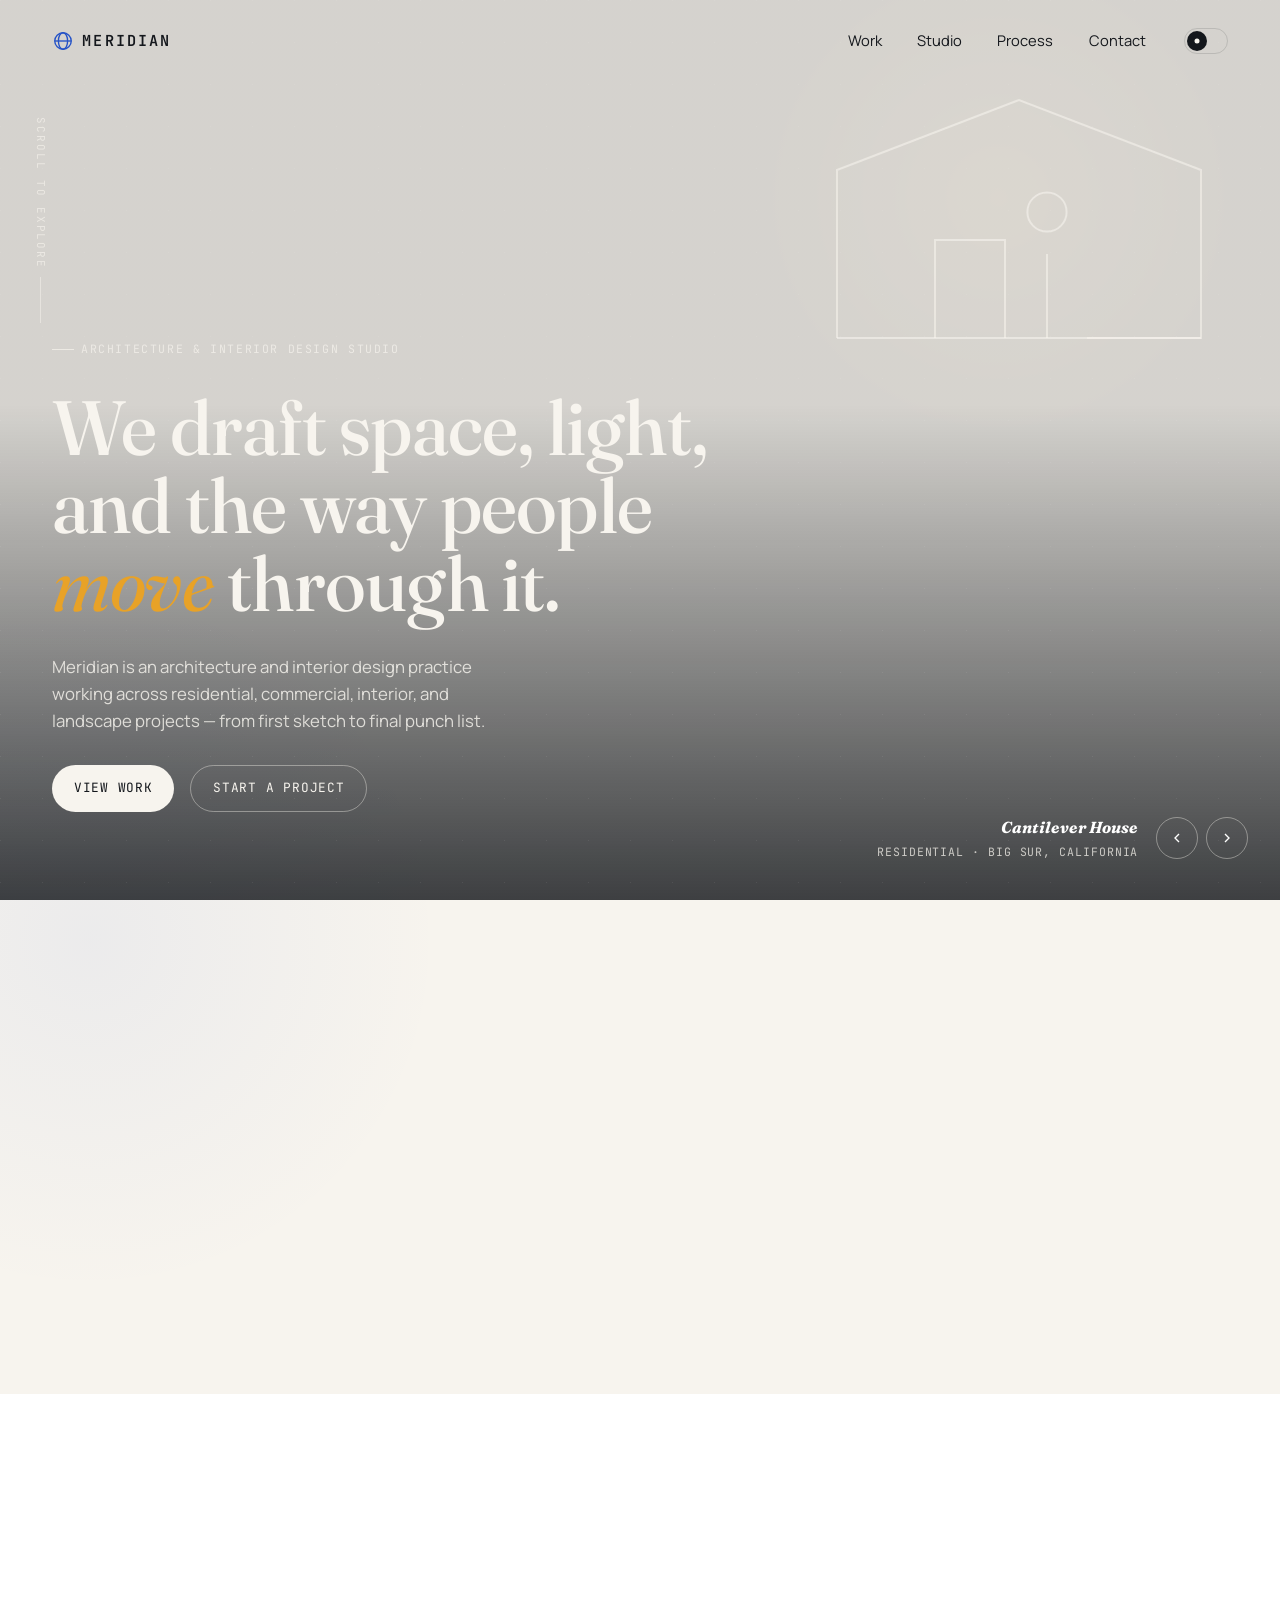
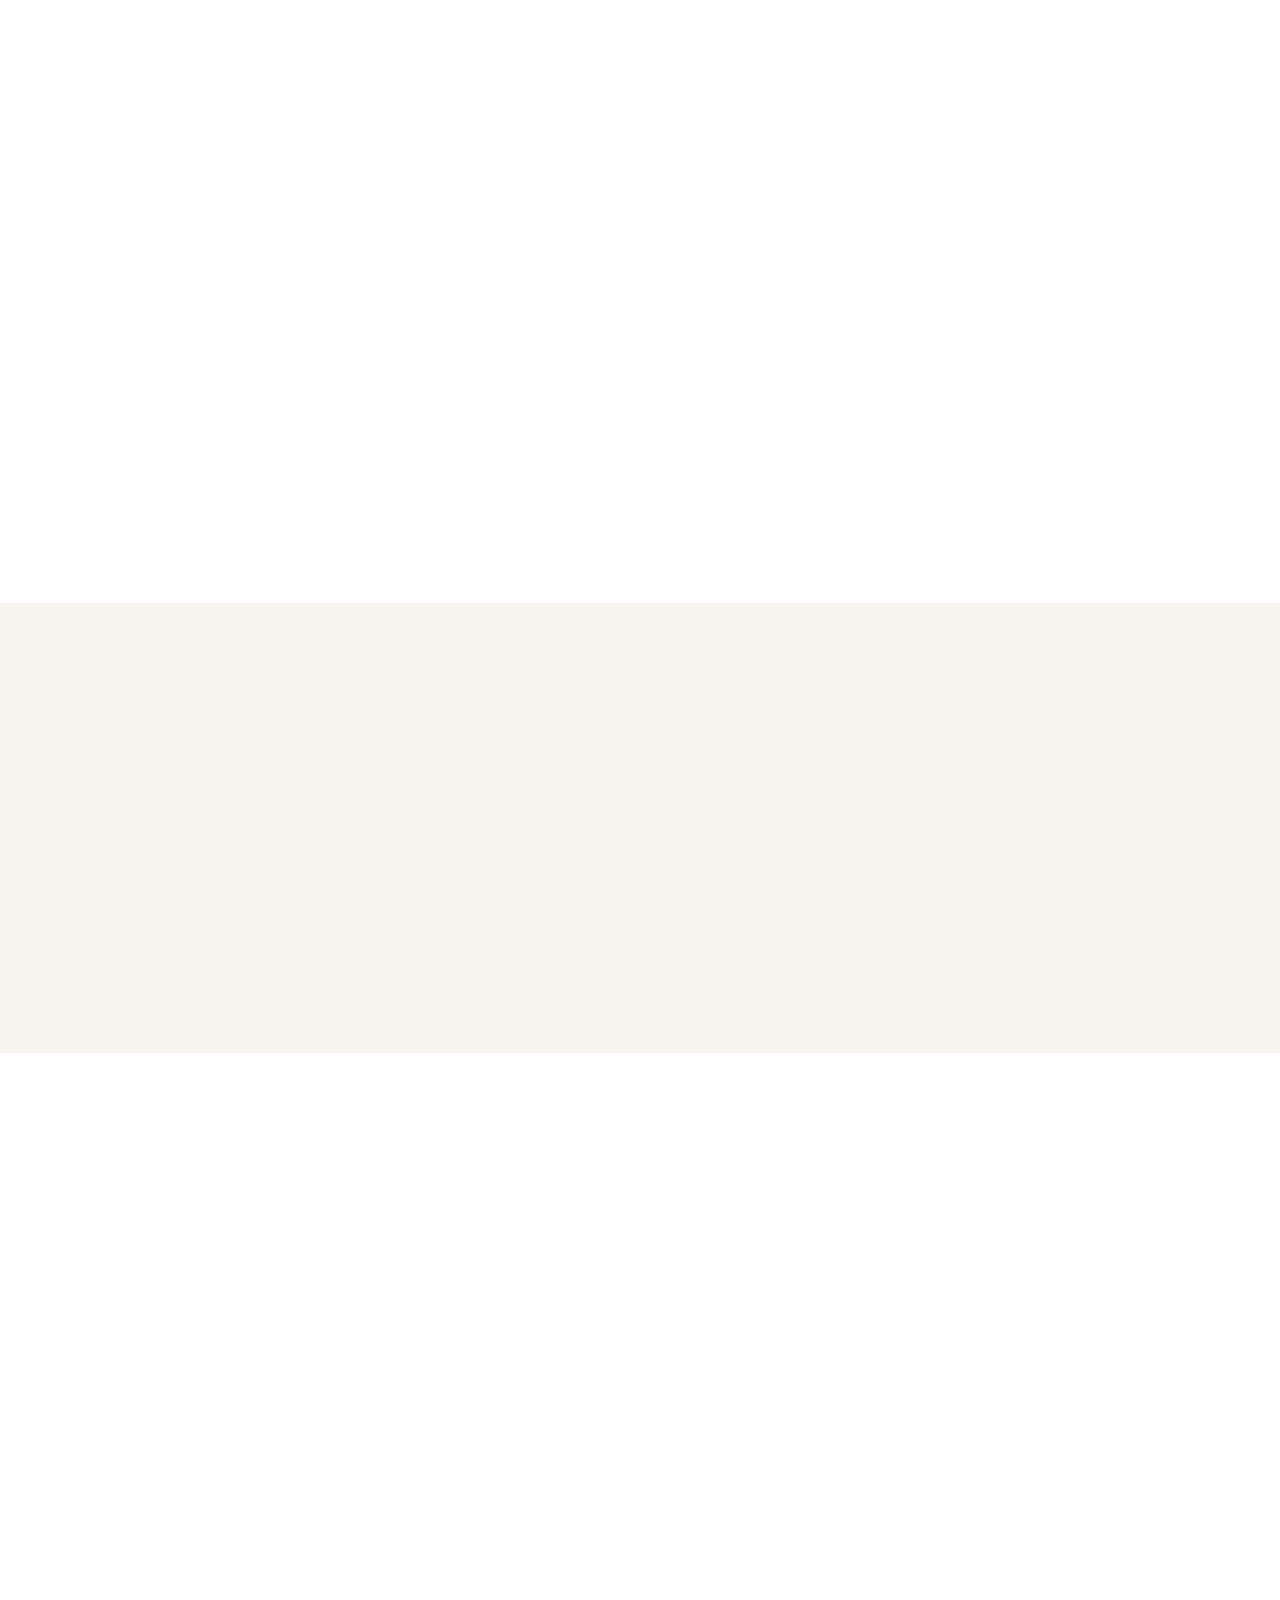
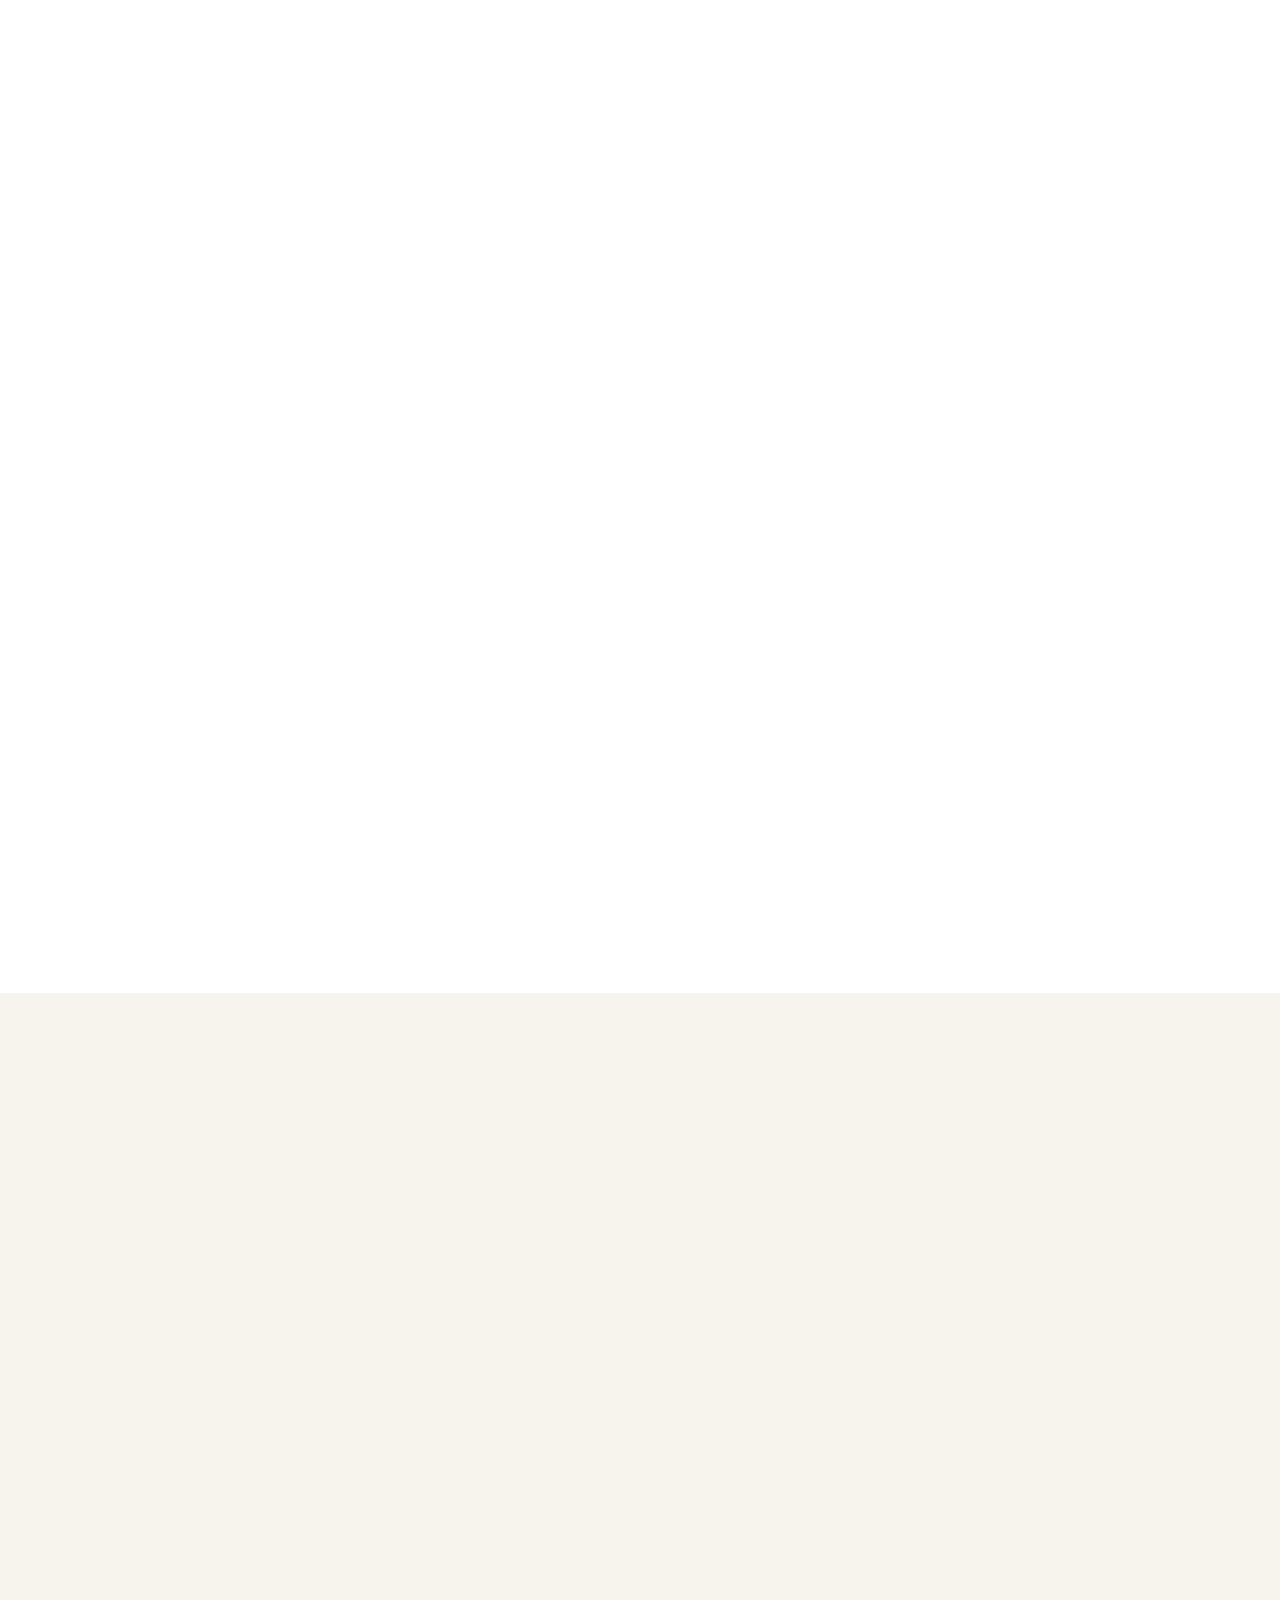
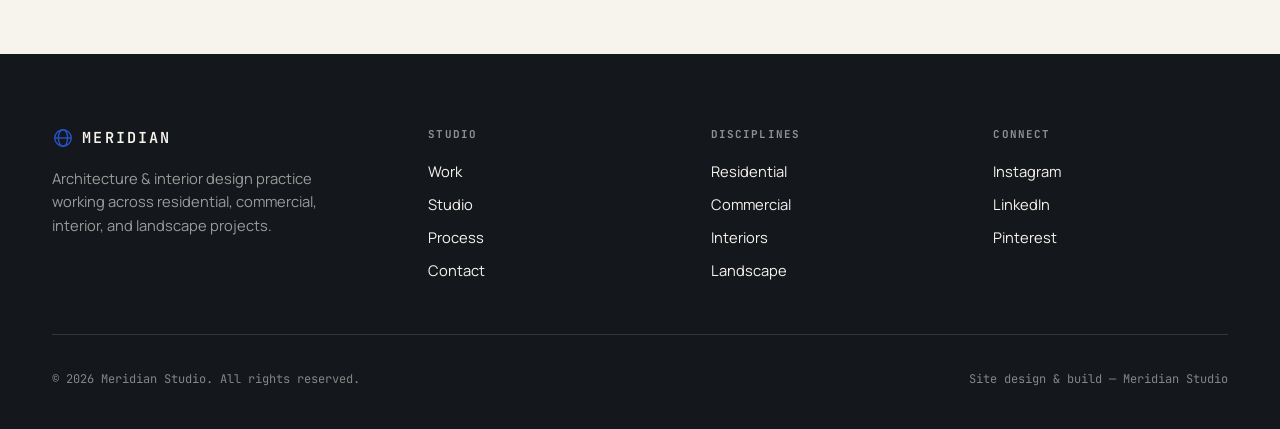
<file: meridian-studio-portfolio-enhanced.html>
<!DOCTYPE html>
<html lang="en">
<head>
<meta charset="UTF-8">
<meta name="viewport" content="width=device-width, initial-scale=1.0">
<title>Meridian Studio — Architecture &amp; Interior Design</title>
<meta name="description" content="Meridian Studio is an architecture and interior design practice working across residential, commercial, interior, and landscape projects.">
<link rel="icon" href="data:image/svg+xml,%3Csvg xmlns='http://www.w3.org/2000/svg' viewBox='0 0 100 100'%3E%3Ccircle cx='50' cy='50' r='40' fill='none' stroke='%232653C7' stroke-width='9'/%3E%3Cline x1='50' y1='10' x2='50' y2='90' stroke='%232653C7' stroke-width='9'/%3E%3C/svg%3E">
<link rel="preconnect" href="https://fonts.googleapis.com">
<link rel="preconnect" href="https://fonts.gstatic.com" crossorigin>
<link href="https://fonts.googleapis.com/css2?family=Fraunces:ital,opsz,wght@0,9..144,300;0,9..144,400;0,9..144,500;0,9..144,600;1,9..144,500&family=Manrope:wght@400;500;600;700;800&family=JetBrains+Mono:wght@400;500;600&display=swap" rel="stylesheet">
<style>
/* ============================================================
   0. RESET
============================================================ */
*,*::before,*::after{box-sizing:border-box;margin:0;padding:0;}
html{-webkit-text-size-adjust:100%;}
img,svg{display:block;max-width:100%;}
a{color:inherit;text-decoration:none;}
button,input,textarea,select{font:inherit;color:inherit;background:none;border:none;}
ul{list-style:none;}
button{cursor:pointer;}

/* ============================================================
   1. DESIGN TOKENS
============================================================ */
:root{
  --porcelain:#F7F4EE;
  --paper:#FFFFFF;
  --ink:#14171C;
  --ink-soft:#5B6069;
  --line:rgba(20,23,27,.13);
  --amber:#E8A227;   /* Residential */
  --blue:#2653C7;    /* Commercial  */
  --rust:#D64526;    /* Interiors   */
  --sage:#4F7A5B;    /* Landscape   */
  --shadow-lg:0 30px 70px -25px rgba(20,23,27,.30);
  --shadow-sm:0 10px 30px -12px rgba(20,23,27,.18);
  --radius-s:7px;
  --radius-m:18px;
  --radius-l:26px;
  --header-h:82px;
  --font-display:'Fraunces', Georgia, serif;
  --font-body:'Manrope', -apple-system, BlinkMacSystemFont, sans-serif;
  --font-mono:'JetBrains Mono', 'Courier New', monospace;
  --ease:cubic-bezier(.25,.8,.35,1);
}
[data-theme="dark"]{
  --porcelain:#12141A;
  --paper:#1B1F27;
  --ink:#F2EFE8;
  --ink-soft:#9CA1AB;
  --line:rgba(242,239,232,.13);
  --amber:#F2B546;
  --blue:#5C82EE;
  --rust:#ED6444;
  --sage:#75AC80;
  --shadow-lg:0 30px 70px -25px rgba(0,0,0,.6);
  --shadow-sm:0 10px 30px -12px rgba(0,0,0,.5);
}

/* ============================================================
   2. BASE
============================================================ */
body{
  background:var(--porcelain);
  background-image:radial-gradient(circle at 7% 18%, rgba(38,83,199,.055), transparent 22rem),radial-gradient(circle at 94% 72%, rgba(232,162,39,.07), transparent 25rem);
  color:var(--ink);
  font-family:var(--font-body);
  font-size:16px;
  line-height:1.6;
  transition:background .5s var(--ease), color .5s var(--ease);
  overflow-x:hidden;
}
::selection{background:var(--blue);color:#fff;}
@media (prefers-reduced-motion:no-preference){
  html{scroll-behavior:smooth;}
}
section{scroll-margin-top:var(--header-h);}
.wrap{max-width:1240px;margin:0 auto;padding-inline:32px;}
h1,h2,h3{font-family:var(--font-display);font-weight:500;letter-spacing:-.01em;}
.eyebrow{
  font-family:var(--font-mono);
  font-size:.72rem;
  letter-spacing:.14em;
  text-transform:uppercase;
  color:var(--ink-soft);
  display:inline-flex;align-items:center;gap:.6em;
}
.eyebrow::before{content:"";width:22px;height:1px;background:currentColor;display:inline-block;}
.btn{
  display:inline-flex;align-items:center;gap:.6em;
  padding:.95em 1.7em;
  border-radius:999px;
  font-family:var(--font-mono);
  font-size:.8rem;
  letter-spacing:.06em;
  text-transform:uppercase;
  transition:transform .35s var(--ease), background .3s ease, color .3s ease, box-shadow .3s ease;
  white-space:nowrap;
}
.btn-solid{background:var(--ink);color:var(--porcelain);}
.btn-solid:hover{transform:translateY(-2px);box-shadow:var(--shadow-sm);}
.btn-ghost{border:1px solid var(--line);color:var(--ink);}
.btn-ghost:hover{border-color:var(--ink);transform:translateY(-2px);}
:focus-visible{outline:2px solid var(--blue);outline-offset:3px;}
.skip-link{position:fixed;top:12px;left:12px;z-index:1000;padding:.7em 1em;border-radius:999px;background:var(--ink);color:var(--porcelain);font-family:var(--font-mono);font-size:.76rem;transform:translateY(-180%);transition:transform .2s ease;}
.skip-link:focus{transform:none;}

/* reveal-on-scroll */
[data-reveal]{opacity:0;transform:translate3d(0,calc(28px + var(--scroll-shift, 0px)),0);transition:opacity .8s var(--ease), transform .8s var(--ease);}
[data-reveal].is-visible{opacity:1;transform:translate3d(0,var(--scroll-shift, 0px),0);}
[data-reveal="fade"]{transform:translate3d(0,var(--scroll-shift, 0px),0);}
[data-reveal] .eyebrow::before{transform:scaleX(0);transform-origin:left;transition:transform .7s var(--ease) .1s;}
[data-reveal].is-visible .eyebrow::before{transform:scaleX(1);}
[data-reveal][style*="--reveal-delay"]{transition-delay:var(--reveal-delay);}
@media (prefers-reduced-motion:reduce){
  [data-reveal]{opacity:1;transform:none;transition:none;}
}

/* blueprint line-draw symbol, reused via <use> */
.blueprint-svg{width:100%;height:100%;overflow:visible;}
.blueprint-svg path,.blueprint-svg line,.blueprint-svg circle{
  fill:none;stroke:currentColor;stroke-width:1.4;
  stroke-dasharray:600;stroke-dashoffset:600;
}
.blueprint-svg.draw-in path,.blueprint-svg.draw-in line,.blueprint-svg.draw-in circle{
  animation:draw 2.2s var(--ease) forwards;
}
.blueprint-svg.draw-in path:nth-child(2){animation-delay:.15s;}
.blueprint-svg.draw-in path:nth-child(3){animation-delay:.3s;}
.blueprint-svg.draw-in line{animation-delay:.45s;}
.blueprint-svg.draw-in circle{animation-delay:.6s;}
@keyframes draw{to{stroke-dashoffset:0;}}
@media (prefers-reduced-motion:reduce){
  .blueprint-svg path,.blueprint-svg line,.blueprint-svg circle{stroke-dashoffset:0;animation:none;}
}

/* ============================================================
   3. SCROLL PROGRESS
============================================================ */
.progress-track{position:fixed;top:0;left:0;width:100%;height:3px;z-index:400;background:transparent;}
.progress-bar{
  height:100%;width:0%;
  background:linear-gradient(90deg,var(--amber),var(--blue),var(--rust),var(--sage));
  transition:width .1s linear;
}

/* ============================================================
   4. HEADER
============================================================ */
header{
  position:fixed;top:0;left:0;width:100%;z-index:300;
  height:var(--header-h);
  display:flex;align-items:center;
  transition:background .4s ease, box-shadow .4s ease, height .3s ease, top .4s var(--ease), left .4s var(--ease), width .4s var(--ease), border-radius .4s var(--ease);
}
header.is-scrolled{
  top:12px;left:16px;width:calc(100% - 32px);
  background:rgba(247,244,238,.78);
  backdrop-filter:blur(18px) saturate(150%);
  -webkit-backdrop-filter:blur(18px) saturate(150%);
  border:1px solid rgba(255,255,255,.55);border-radius:16px;
  box-shadow:0 12px 32px -22px rgba(20,23,27,.45),inset 0 1px 0 rgba(255,255,255,.6);
  height:68px;
}
[data-theme="dark"] header.is-scrolled{background:rgba(18,20,26,.72);border-color:rgba(255,255,255,.08);box-shadow:0 12px 32px -22px rgba(0,0,0,.75),inset 0 1px 0 rgba(255,255,255,.07);}
header .wrap{display:flex;align-items:center;justify-content:space-between;width:100%;}
.logo{display:flex;align-items:center;gap:.55em;font-family:var(--font-mono);font-size:.95rem;letter-spacing:.14em;font-weight:600;}
.logo svg{width:22px;height:22px;color:var(--blue);}
nav.primary-nav{display:flex;align-items:center;gap:2.4rem;}
.nav-links{display:flex;gap:2.2rem;font-size:.92rem;}
.nav-links a{position:relative;padding:.3em 0;}
.nav-links a::after{
  content:"";position:absolute;left:0;bottom:-2px;width:0;height:1.5px;background:var(--blue);
  transition:width .3s var(--ease);
}
.nav-links a:hover::after{width:100%;}
.nav-cta{display:flex;align-items:center;gap:1rem;}

.theme-toggle{
  width:44px;height:26px;border-radius:999px;border:1px solid var(--line);
  position:relative;flex-shrink:0;
}
.theme-toggle .knob{
  position:absolute;top:2px;left:2px;width:20px;height:20px;border-radius:50%;
  background:var(--ink);transition:transform .4s var(--ease), background .4s ease;
  display:flex;align-items:center;justify-content:center;
}
.theme-toggle .knob svg{width:12px;height:12px;color:var(--porcelain);}
[data-theme="dark"] .theme-toggle .knob{transform:translateX(18px);}

.menu-toggle{display:none;flex-direction:column;gap:5px;width:26px;}
.menu-toggle span{height:2px;width:100%;background:var(--ink);transition:transform .3s ease, opacity .3s ease;}

/* ============================================================
   5. HERO
============================================================ */
.hero{
  position:relative;height:100vh;min-height:640px;overflow:hidden;
  display:flex;align-items:flex-end;
}
.hero-slide{
  position:absolute;inset:0;
  background-size:cover;background-position:center;
  opacity:0;transform:translate3d(0,var(--hero-shift,0px),0) scale(1.08);
  transition:opacity 1.15s var(--ease), transform 6s linear;
  will-change:transform;
}
.hero-slide.is-active{opacity:1;transform:translate3d(0,var(--hero-shift,0px),0) scale(1);z-index:1;animation:hero-scale 9s var(--ease) both;}
.hero::before{
  content:"";position:absolute;inset:0;z-index:2;
  background:linear-gradient(180deg, rgba(20,23,27,.15) 0%, rgba(20,23,27,.15) 45%, rgba(20,23,27,.82) 100%);
}
.hero::after{
  content:"";position:absolute;inset:0;z-index:2;pointer-events:none;
  background:linear-gradient(115deg,rgba(247,244,238,.12) 0 1px,transparent 1px 16%),radial-gradient(circle at 78% 22%,rgba(232,162,39,.24),transparent 20%);
  background-size:42px 42px,100% 100%;opacity:.62;mix-blend-mode:screen;
  animation:hero-sheen 14s ease-in-out infinite alternate;
}
.hero-blueprint{position:absolute;top:8%;right:4%;width:min(38vw,420px);height:auto;z-index:2;color:rgba(247,244,238,.55);pointer-events:none;animation:blueprint-drift 11s ease-in-out infinite;}
.hero-content{position:relative;z-index:3;width:100%;padding-bottom:5.5rem;color:#F7F4EE;}
.hero-content .wrap{display:flex;flex-direction:column;gap:1.9rem;}
.hero-content .wrap > *{animation:hero-rise .9s var(--ease) both;}
.hero-content .wrap > :nth-child(1){animation-delay:.16s;}
.hero-content .wrap > :nth-child(2){animation-delay:.28s;}
.hero-content .wrap > :nth-child(3){animation-delay:.42s;}
.hero-content .wrap > :nth-child(4){animation-delay:.56s;}
.hero-eyebrow{color:rgba(247,244,238,.7);}
.hero-title{
  font-size:clamp(2.6rem, 6vw, 5.2rem);
  line-height:1.02;
  max-width:16ch;
  font-weight:500;
}
.hero-title em{font-style:italic;font-weight:400;color:var(--amber);}
.hero-sub{max-width:46ch;font-size:1.05rem;color:rgba(247,244,238,.82);}
.hero-actions{display:flex;gap:1rem;flex-wrap:wrap;}
.hero-actions .btn-solid{background:#F7F4EE;color:#14171C;}
.hero-actions .btn-ghost{border-color:rgba(247,244,238,.4);color:#F7F4EE;}

.hero-controls{
  position:absolute;bottom:2.4rem;right:32px;z-index:4;
  display:flex;align-items:center;gap:1.1rem;
}
.hero-caption{font-family:var(--font-mono);font-size:.72rem;letter-spacing:.08em;color:rgba(247,244,238,.75);text-align:right;text-transform:uppercase;min-width:180px;}
.hero-caption b{display:block;font-family:var(--font-display);font-style:italic;font-size:1rem;color:#fff;letter-spacing:0;text-transform:none;margin-bottom:.15em;}
.hero-arrows{display:flex;gap:.5rem;}
.hero-arrow{
  width:42px;height:42px;border-radius:50%;border:1px solid rgba(247,244,238,.4);
  display:flex;align-items:center;justify-content:center;color:#fff;
  transition:background .3s ease, border-color .3s ease;
}
.hero-arrow:hover{background:rgba(247,244,238,.15);border-color:#fff;transform:translateY(-2px);}
.hero-arrow svg{width:16px;height:16px;}
.hero-dots{position:absolute;left:32px;bottom:2.6rem;z-index:4;display:flex;gap:.5rem;}
.hero-dots button{position:relative;width:26px;height:3px;background:rgba(247,244,238,.35);overflow:hidden;transition:background .3s ease,transform .3s var(--ease);}
.hero-dots button:hover{transform:scaleX(1.15);}
.hero-dots button::after{content:"";position:absolute;inset:0;transform:translateX(-105%);background:#fff;}
.hero-dots button.is-active{background:rgba(247,244,238,.45);}
.hero-dots button.is-active::after{animation:dot-progress 6.5s linear both;}
.scroll-cue{
  position:absolute;left:32px;top:calc(var(--header-h) + 2.2rem);z-index:4;
  writing-mode:vertical-rl;color:rgba(247,244,238,.65);
  font-family:var(--font-mono);font-size:.68rem;letter-spacing:.18em;text-transform:uppercase;
  display:flex;align-items:center;gap:.7em;
}
.scroll-cue::after{content:"";width:1px;height:46px;background:rgba(247,244,238,.5);}
.scroll-cue{animation:cue-float 2.8s ease-in-out infinite;}

/* ============================================================
   6. STATEMENT
============================================================ */
.statement{padding:8.5rem 0 6rem;}
.statement blockquote{
  font-family:var(--font-display);font-style:italic;font-weight:400;
  font-size:clamp(1.6rem, 3.4vw, 2.6rem);
  line-height:1.35;max-width:20ch;
  margin:1.6rem 0 1rem;
}
.statement cite{font-style:normal;font-family:var(--font-mono);font-size:.78rem;letter-spacing:.06em;color:var(--ink-soft);}
.statement-grid{display:grid;grid-template-columns:1.3fr 1fr;gap:4rem;align-items:end;}
.statement-copy p{max-width:42ch;color:var(--ink-soft);margin-top:1rem;}
.stat-row{display:flex;gap:2.6rem;flex-wrap:wrap;}
.stat b{display:block;font-family:var(--font-display);font-size:2.3rem;font-weight:500;}
.stat span{font-family:var(--font-mono);font-size:.7rem;letter-spacing:.1em;text-transform:uppercase;color:var(--ink-soft);}

/* ============================================================
   7. STUDIO / ABOUT
============================================================ */
.studio{padding:6rem 0;background:var(--paper);transition:background .5s var(--ease);}
.studio-grid{display:grid;grid-template-columns:.9fr 1.1fr;gap:5rem;align-items:center;}
.studio-image{position:relative;isolation:isolate;overflow:hidden;aspect-ratio:4/5;border-radius:var(--radius-m);background-size:cover;background-position:center;box-shadow:var(--shadow-lg);will-change:transform;}
.studio-image::before{content:"";position:absolute;inset:0;z-index:1;pointer-events:none;background:linear-gradient(110deg,transparent 33%,rgba(255,255,255,.26) 48%,transparent 63%);transform:translateX(-135%) skewX(-18deg);animation:image-sweep 9s var(--ease) 1.8s infinite;}
.studio-image::after{content:"";position:absolute;inset:0;z-index:1;pointer-events:none;border:1px solid rgba(255,255,255,.35);border-radius:inherit;box-shadow:inset 0 0 0 1px rgba(20,23,27,.07);}
.studio-text h2{font-size:clamp(1.9rem,3.4vw,2.6rem);margin-bottom:1.3rem;max-width:14ch;}
.studio-text > p{color:var(--ink-soft);max-width:52ch;margin-bottom:2.2rem;}
.capability-list{display:grid;grid-template-columns:1fr 1fr;gap:1.4rem 2rem;}
.capability{display:flex;gap:.9rem;}
.cap-dot{width:11px;height:11px;border-radius:3px;margin-top:.4em;flex-shrink:0;}
.capability h4{font-family:var(--font-body);font-size:.98rem;font-weight:700;margin-bottom:.25em;}
.capability p{font-size:.88rem;color:var(--ink-soft);}

/* ============================================================
   8. GALLERY + FILTERS
============================================================ */
.gallery{padding:7.5rem 0;}
.gallery-head{display:flex;justify-content:space-between;align-items:flex-end;gap:2rem;margin-bottom:3rem;flex-wrap:wrap;}
.gallery-head h2{font-size:clamp(1.9rem,3.6vw,2.8rem);max-width:12ch;}
.gallery-head p{color:var(--ink-soft);max-width:38ch;}

.filter-bar{display:flex;flex-wrap:wrap;gap:.7rem;margin-bottom:3rem;}
.filter-chip{
  --chip:var(--ink);
  display:inline-flex;align-items:center;gap:.55rem;
  padding:.5rem 1.05rem .5rem .55rem;
  border-radius:999px;border:1px solid var(--line);
  background:var(--paper);
  font-family:var(--font-mono);font-size:.74rem;letter-spacing:.06em;text-transform:uppercase;
  transition:border-color .3s ease, background .3s ease, transform .3s ease;
}
.filter-chip:hover{transform:translateY(-2px);}
.filter-chip .dot{width:13px;height:13px;border-radius:4px;background:var(--chip);}
.filter-chip[data-filter="residential"]{--chip:var(--amber);}
.filter-chip[data-filter="commercial"]{--chip:var(--blue);}
.filter-chip[data-filter="interiors"]{--chip:var(--rust);}
.filter-chip[data-filter="landscape"]{--chip:var(--sage);}
.filter-chip.is-active{border-color:var(--chip);background:rgba(20,23,27,.05);}
[data-theme="dark"] .filter-chip.is-active{background:rgba(242,239,232,.08);}

.project-grid{
  display:grid;grid-template-columns:repeat(3,1fr);gap:1.8rem;
}
.project-card{
  --accent:var(--ink);
  position:relative;isolation:isolate;border:1px solid rgba(255,255,255,.22);border-radius:var(--radius-m);overflow:hidden;
  background:var(--accent);
  cursor:pointer;transition:opacity .4s ease, transform .35s var(--ease), box-shadow .4s ease;
  box-shadow:var(--shadow-sm);
  will-change:transform;
}
.project-card::before{content:"";position:absolute;inset:0;z-index:1;pointer-events:none;background:radial-gradient(circle at var(--pointer-x,50%) var(--pointer-y,35%),rgba(255,255,255,.3),transparent 34%);opacity:0;transition:opacity .35s ease;}
.project-card::after{content:"";position:absolute;inset:0;z-index:3;pointer-events:none;border:1px solid rgba(255,255,255,.26);border-radius:inherit;opacity:.45;transition:opacity .35s ease;}
.project-card:hover{transform:translateY(-8px);box-shadow:0 26px 50px -25px rgba(20,23,27,.52);}
.project-card:hover::before{opacity:1;}
.project-card:hover::after{opacity:.9;}
.project-card.card-hidden{opacity:0;transform:scale(.9)!important;pointer-events:none;position:absolute;visibility:hidden;}
.project-card[data-category="residential"]{--accent:var(--amber);}
.project-card[data-category="commercial"]{--accent:var(--blue);}
.project-card[data-category="interiors"]{--accent:var(--rust);}
.project-card[data-category="landscape"]{--accent:var(--sage);}

.card-media{aspect-ratio:4/5;background-size:cover;background-position:center;position:relative;transition:transform .8s cubic-bezier(.2,.7,.2,1),filter .6s ease;}
.project-card:hover .card-media{transform:scale(1.075);filter:saturate(1.08);}
.card-media::after{
  content:"";position:absolute;inset:0;
  background:linear-gradient(180deg, rgba(20,23,27,0) 40%, rgba(20,23,27,.85) 100%);
}
.card-blueprint{position:absolute;top:14px;right:14px;width:64px;height:64px;color:#fff;opacity:0;transition:opacity .4s ease;z-index:2;}
.project-card:hover .card-blueprint{opacity:.85;}
.card-body{position:absolute;left:0;right:0;bottom:0;padding:1.3rem 1.4rem;color:#fff;z-index:2;}
.card-body > *{transition:transform .45s var(--ease),opacity .45s var(--ease);}
.project-card:hover .card-body > *{transform:translateY(-3px);}
.project-card:hover .card-body > :nth-child(2){transition-delay:.035s;}
.project-card:hover .card-body > :nth-child(3){transition-delay:.07s;}
.card-tag{
  display:inline-block;font-family:var(--font-mono);font-size:.65rem;letter-spacing:.1em;text-transform:uppercase;
  padding:.28em .7em;border-radius:999px;background:rgba(255,255,255,.18);backdrop-filter:blur(6px);
  margin-bottom:.7em;
}
.card-body h3{font-size:1.3rem;font-weight:500;margin-bottom:.2em;}
.card-meta{font-family:var(--font-mono);font-size:.72rem;letter-spacing:.04em;color:rgba(255,255,255,.75);}
.card-view{
  position:absolute;top:14px;left:14px;width:34px;height:34px;border-radius:50%;
  background:rgba(255,255,255,.16);backdrop-filter:blur(6px);
  display:flex;align-items:center;justify-content:center;color:#fff;z-index:2;
  opacity:0;transform:translateY(-6px);transition:opacity .3s ease, transform .3s ease;
}
.project-card:hover .card-view{opacity:1;transform:none;}
.card-view svg{width:15px;height:15px;}

/* ============================================================
   9. LIGHTBOX
============================================================ */
.lightbox{
  position:fixed;inset:0;z-index:500;
  display:flex;align-items:center;justify-content:center;
  padding:5vh 4vw;
  background:rgba(10,11,14,.88);
  opacity:0;visibility:hidden;transition:opacity .35s ease, visibility 0s linear .35s;
}
.lightbox.is-open{opacity:1;visibility:visible;transition:opacity .35s ease;}
.lightbox-inner{
  background:var(--paper);color:var(--ink);border-radius:var(--radius-m);
  width:100%;max-width:1040px;max-height:88vh;overflow:auto;
  display:grid;grid-template-columns:1.2fr 1fr;
  transform:translateY(20px);transition:transform .4s var(--ease);
}
.lightbox.is-open .lightbox-inner{transform:none;}
.lb-media{position:relative;background:var(--ink);min-height:340px;}
.lb-slides{position:absolute;inset:0;}
.lb-slide{position:absolute;inset:0;background-size:cover;background-position:center;opacity:0;transform:scale(1.045);transition:opacity .5s ease,transform .8s var(--ease);}
.lb-slide.is-active{opacity:1;transform:scale(1);}
.lb-arrows{position:absolute;bottom:16px;right:16px;display:flex;gap:.5rem;z-index:2;}
.lb-arrow{width:38px;height:38px;border-radius:50%;background:rgba(20,23,27,.45);color:#fff;display:flex;align-items:center;justify-content:center;}
.lb-arrow:hover{background:rgba(20,23,27,.7);}
.lb-arrow svg{width:15px;height:15px;}
.lb-dots{position:absolute;bottom:16px;left:16px;display:flex;gap:.4rem;z-index:2;}
.lb-dots button{width:18px;height:3px;background:rgba(255,255,255,.4);}
.lb-dots button.is-active{background:#fff;}
.lb-info{padding:2.4rem;display:flex;flex-direction:column;}
.lb-tag{align-self:flex-start;font-family:var(--font-mono);font-size:.68rem;letter-spacing:.1em;text-transform:uppercase;padding:.3em .8em;border-radius:999px;margin-bottom:1.1rem;color:#fff;}
.lb-info h3{font-size:1.8rem;margin-bottom:.6rem;}
.lb-info p.desc{color:var(--ink-soft);margin-bottom:1.6rem;}
.lb-specs{display:grid;grid-template-columns:1fr 1fr;gap:1rem 1.4rem;margin-top:auto;padding-top:1.6rem;border-top:1px solid var(--line);}
.lb-specs div span{display:block;font-family:var(--font-mono);font-size:.65rem;letter-spacing:.1em;text-transform:uppercase;color:var(--ink-soft);margin-bottom:.3em;}
.lb-specs div b{font-family:var(--font-mono);font-size:.92rem;font-weight:500;}
.lb-close{
  position:fixed;top:5vh;right:4vw;transform:translateY(-56px);
  width:44px;height:44px;border-radius:50%;background:rgba(255,255,255,.12);color:#fff;
  display:flex;align-items:center;justify-content:center;z-index:2;
}
.lb-close svg{width:18px;height:18px;}

/* ============================================================
   9B. RENDER / REALITY COMPARE SLIDER
============================================================ */
.compare{padding:7.5rem 0;background:var(--paper);transition:background .5s var(--ease);}
.compare-head{max-width:46ch;margin-bottom:3rem;}
.compare-head h2{font-size:clamp(1.9rem,3.6vw,2.8rem);margin:1rem 0 1rem;max-width:20ch;}
.compare-head p{color:var(--ink-soft);}
.compare-frame{display:flex;flex-direction:column;gap:1.4rem;}
.compare-stage{transition:opacity .3s var(--ease);}
.compare-slider{
  --pos:0%;
  position:relative;width:100%;aspect-ratio:16/9;
  border-radius:var(--radius-m);overflow:hidden;box-shadow:var(--shadow-lg);
  background:var(--ink);user-select:none;
}
.compare-media{position:absolute;inset:0;background-size:cover;background-position:center;transition:opacity .25s var(--ease);}
.compare-before{clip-path:inset(0 calc(100% - var(--pos)) 0 0);}
.compare-tag{
  position:absolute;top:16px;z-index:2;
  font-family:var(--font-mono);font-size:.68rem;letter-spacing:.1em;text-transform:uppercase;
  padding:.4em 1em;border-radius:999px;color:#fff;background:rgba(20,23,27,.5);backdrop-filter:blur(6px);
  pointer-events:none;transition:opacity .2s var(--ease);
}
.compare-tag-before{left:16px;}
.compare-tag-after{right:16px;}
.compare-handle{
  position:absolute;top:0;bottom:0;left:var(--pos);width:0;z-index:3;
  pointer-events:none;transform:translateX(-50%);
}
.compare-handle::before{
  content:"";position:absolute;top:0;bottom:0;left:50%;width:2px;
  background:#fff;transform:translateX(-50%);box-shadow:0 0 0 1px rgba(20,23,27,.25);
}
.compare-handle-knob{
  position:absolute;top:50%;left:50%;transform:translate(-50%,-50%);
  width:46px;height:46px;border-radius:50%;background:#fff;color:var(--ink);
  display:flex;align-items:center;justify-content:center;gap:2px;box-shadow:var(--shadow-sm);
}
.compare-handle-knob svg{width:13px;height:13px;}
.compare-range{
  position:absolute;inset:0;width:100%;height:100%;z-index:4;margin:0;
  opacity:0;cursor:ew-resize;-webkit-appearance:none;appearance:none;
}
.compare-range::-webkit-slider-thumb{-webkit-appearance:none;width:1px;height:100%;background:transparent;}
.compare-range::-moz-range-thumb{width:1px;height:100%;opacity:0;border:none;background:transparent;}
.compare-range::-moz-range-track{width:100%;height:100%;background:transparent;border:none;}
.compare-caption{display:flex;justify-content:space-between;align-items:center;flex-wrap:wrap;gap:1rem;}
.compare-caption-text b{font-family:var(--font-display);font-weight:500;font-size:1.05rem;}
.compare-caption-text span{display:block;font-family:var(--font-mono);font-size:.76rem;color:var(--ink-soft);margin-top:.2em;}
.compare-caption-right{display:flex;align-items:center;gap:1.6rem;flex-wrap:wrap;}
.compare-hint{
  display:inline-flex;align-items:center;gap:.55rem;font-family:var(--font-mono);
  font-size:.72rem;letter-spacing:.06em;text-transform:uppercase;color:var(--ink-soft);
}
.compare-hint svg{width:15px;height:15px;}
.compare-nav{display:flex;align-items:center;gap:.7rem;}
.compare-arrow{
  width:36px;height:36px;border-radius:50%;border:1px solid var(--line);
  display:flex;align-items:center;justify-content:center;color:var(--ink);flex:none;
  transition:background .3s ease,border-color .3s ease;
}
.compare-arrow:hover{background:var(--porcelain);border-color:var(--ink);}
.compare-arrow svg{width:14px;height:14px;}
.compare-count{font-family:var(--font-mono);font-size:.72rem;letter-spacing:.08em;color:var(--ink-soft);min-width:46px;text-align:center;}
@media (max-width:720px){
  .compare-slider{aspect-ratio:4/5;}
}

/* ============================================================
   10. PROCESS
============================================================ */
.process{padding:7.5rem 0;background:var(--paper);}
.process-head{max-width:34ch;margin-bottom:3.6rem;}
.process-head h2{font-size:clamp(1.9rem,3.6vw,2.8rem);margin-bottom:1rem;}
.process-head p{color:var(--ink-soft);}
.process-grid{display:grid;grid-template-columns:repeat(3,1fr);gap:2.4rem;}
.process-step{padding-top:1.8rem;border-top:1px solid var(--line);position:relative;}
.process-step .num{font-family:var(--font-mono);font-size:.78rem;color:var(--blue);letter-spacing:.05em;display:block;margin-bottom:1rem;}
.process-step h3{font-size:1.3rem;margin-bottom:.7rem;}
.process-step p{color:var(--ink-soft);font-size:.94rem;}

/* ============================================================
   11. CONTACT
============================================================ */
.contact{padding:8rem 0;}
.contact-grid{display:grid;grid-template-columns:1fr 1fr;gap:5rem;}
.contact-copy h2{font-size:clamp(2rem,4vw,3rem);max-width:11ch;margin-bottom:1.2rem;}
.contact-copy p{color:var(--ink-soft);max-width:38ch;margin-bottom:2rem;}
.contact-detail{display:flex;flex-direction:column;gap:.5rem;font-family:var(--font-mono);font-size:.85rem;color:var(--ink-soft);}
.contact-detail a:hover{color:var(--ink);}

.form-wrap{position:relative;}
.form-honeypot{position:absolute!important;left:-10000px!important;width:1px!important;height:1px!important;overflow:hidden!important;}
.form-status{min-height:1.4em;margin-top:.85rem;font-size:.84rem;color:var(--ink-soft);}
.form-status[data-state="error"]{color:var(--rust);}
.form-wrap button[disabled]{cursor:wait;opacity:.7;transform:none;}
.field{margin-bottom:1.3rem;}
.field label{display:block;font-family:var(--font-mono);font-size:.7rem;letter-spacing:.08em;text-transform:uppercase;color:var(--ink-soft);margin-bottom:.5em;}
.field input,.field textarea,.field select{
  width:100%;border:1px solid var(--line);border-radius:var(--radius-s);
  padding:.85em 1em;background:var(--paper);transition:border-color .3s ease;
}
.field input:focus,.field textarea:focus,.field select:focus{border-color:var(--blue);}
.field input:invalid:not(:placeholder-shown),.field textarea:invalid:not(:placeholder-shown){border-color:var(--rust);}
.field textarea{resize:vertical;min-height:110px;}
.two-col{display:grid;grid-template-columns:1fr 1fr;gap:1rem;}
.form-confirm{
  display:none;flex-direction:column;align-items:flex-start;gap:1rem;justify-content:center;height:100%;
  padding:2.4rem;border:1px solid var(--line);border-radius:var(--radius-m);
}
.form-wrap.is-sent .form-confirm{animation:confirmation-in .65s var(--ease) both;}
.form-confirm .dot-mark{width:40px;height:40px;border-radius:50%;background:var(--sage);display:flex;align-items:center;justify-content:center;color:#fff;}
.form-confirm h3{font-size:1.3rem;}
.form-confirm p{color:var(--ink-soft);font-size:.92rem;max-width:34ch;}
.form-wrap.is-sent form{display:none;}
.form-wrap.is-sent .form-confirm{display:flex;}

/* ============================================================
   12. FOOTER
============================================================ */
footer{padding:4.5rem 0 2.5rem;background:var(--ink);color:var(--porcelain);}
[data-theme="dark"] footer{background:#0C0E12;}
.footer-top{display:grid;grid-template-columns:1.4fr 1fr 1fr 1fr;gap:3rem;padding-bottom:3.2rem;margin-bottom:2.2rem;border-bottom:1px solid rgba(247,244,238,.14);}
.footer-brand .logo{color:var(--porcelain);margin-bottom:1rem;}
.footer-brand p{color:rgba(247,244,238,.6);max-width:30ch;font-size:.92rem;}
.footer-col h5{font-family:var(--font-mono);font-size:.68rem;letter-spacing:.1em;text-transform:uppercase;color:rgba(247,244,238,.55);margin-bottom:1rem;}
.footer-col ul{display:flex;flex-direction:column;gap:.6rem;font-size:.92rem;}
.footer-col a:hover{color:var(--amber);}
.footer-bottom{display:flex;justify-content:space-between;align-items:center;flex-wrap:wrap;gap:1rem;font-family:var(--font-mono);font-size:.75rem;color:rgba(247,244,238,.5);}

/* ============================================================
   13. RESPONSIVE
============================================================ */
@media (max-width:980px){
  .statement-grid,.studio-grid,.contact-grid{grid-template-columns:1fr;gap:2.6rem;}
  .studio-image{aspect-ratio:16/9;}
  .project-grid{grid-template-columns:repeat(2,1fr);}
  .footer-top{grid-template-columns:1fr 1fr;}
  .process-grid{grid-template-columns:1fr;gap:2rem;}
  .lightbox-inner{grid-template-columns:1fr;}
  .lb-media{min-height:280px;}
}
@media (max-width:720px){
  .nav-links,.scroll-cue{display:none;}
  .menu-toggle{display:flex;}
  .hero-caption{display:none;}
  .project-grid{grid-template-columns:1fr;}
  .capability-list{grid-template-columns:1fr;}
  .two-col{grid-template-columns:1fr;}
  .footer-top{grid-template-columns:1fr;gap:2rem;}
  nav.primary-nav{position:fixed;top:var(--header-h);left:0;right:0;background:var(--porcelain);
    flex-direction:column;align-items:flex-start;gap:1.5rem;padding:2rem 32px;
    transform:translateY(-8px);opacity:0;visibility:hidden;transition:all .3s ease;box-shadow:var(--shadow-sm);}
  nav.primary-nav.is-open{transform:none;opacity:1;visibility:visible;}
  .nav-links{display:flex;flex-direction:column;gap:1.1rem;}
}

/* ============================================================
   14. MOTION SYSTEM
============================================================ */
.hero-caption.is-updating{animation:caption-rise .42s var(--ease) both;}
.process-step::before{content:"";position:absolute;top:-1px;left:0;width:100%;height:2px;background:var(--blue);transform:scaleX(0);transform-origin:left;transition:transform .75s var(--ease);}
.process-step.is-visible::before{transform:scaleX(1);}
.capability{transition:transform .35s var(--ease);}
.capability:hover{transform:translateX(5px);}
.stat-number{font-variant-numeric:tabular-nums;}
.btn{position:relative;overflow:hidden;isolation:isolate;}
.btn > *{position:relative;z-index:1;}
.btn::after{content:"";position:absolute;top:-35%;bottom:-35%;left:-35%;width:22%;z-index:0;pointer-events:none;background:linear-gradient(90deg,transparent,rgba(255,255,255,.32),transparent);transform:translateX(-310%) skewX(-24deg);transition:transform .72s var(--ease);}
.btn:hover::after{transform:translateX(850%) skewX(-24deg);}
.compare-arrow:hover{transform:translateY(-2px);}
.compare-handle-knob{animation:compare-breathe 2.8s ease-in-out infinite;}
.compare-slider:hover .compare-handle-knob,.compare-slider:focus-within .compare-handle-knob{animation:none;}
@keyframes hero-scale{from{transform:translate3d(0,var(--hero-shift,0px),0) scale(1.09);}to{transform:translate3d(0,var(--hero-shift,0px),0) scale(1);}}
@keyframes hero-rise{from{opacity:0;transform:translateY(24px);}to{opacity:1;transform:none;}}
@keyframes caption-rise{from{opacity:0;transform:translateY(8px);}to{opacity:1;transform:none;}}
@keyframes cue-float{0%,100%{transform:translateY(0);}50%{transform:translateY(8px);}}
@keyframes dot-progress{from{transform:translateX(-105%);}to{transform:translateX(0);}}
@keyframes confirmation-in{from{opacity:0;transform:translateY(14px) scale(.98);}to{opacity:1;transform:none;}}
@keyframes hero-sheen{from{background-position:0 0,0 0;}to{background-position:42px 42px,0 0;}}
@keyframes blueprint-drift{0%,100%{transform:translate3d(0,0,0) rotate(-1deg);}50%{transform:translate3d(-10px,12px,0) rotate(1deg);}}
@keyframes image-sweep{0%,64%{transform:translateX(-135%) skewX(-18deg);}82%,100%{transform:translateX(135%) skewX(-18deg);}}
@keyframes compare-breathe{0%,100%{transform:translate(-50%,-50%) scale(1);}50%{transform:translate(-50%,-50%) scale(1.08);}}
@media (prefers-reduced-motion:reduce){
  .hero-blueprint,.hero::after,.studio-image::before,.compare-handle-knob{animation:none;}
  *,*::before,*::after{animation-duration:.01ms!important;animation-iteration-count:1!important;scroll-behavior:auto!important;transition-duration:.01ms!important;}
}

/* ============================================================
   ENHANCED ANIMATIONS & EFFECTS
============================================================ */

/* 1. Floating Effect for Hero Blueprint */
.hero-blueprint {
  animation: blueprint-drift 11s ease-in-out infinite, float 6s ease-in-out infinite;
}

@keyframes float {
  0% { transform: translateY(0px); }
  50% { transform: translateY(-15px); }
  100% { transform: translateY(0px); }
}

/* 2. Enhanced Scroll Reveal (Adds a smooth blur and scale-in effect) */
[data-reveal] {
  opacity: 0;
  filter: blur(8px);
  transform: translate3d(0, 40px, 0) scale(0.98);
  transition: opacity 0.8s var(--ease), transform 0.8s var(--ease), filter 0.8s var(--ease);
}
[data-reveal].is-visible {
  opacity: 1;
  filter: blur(0);
  transform: translate3d(0, 0, 0) scale(1);
}

/* 3. Dynamic Button Hover (Glow effect and slight scale) */
.btn-solid {
  position: relative;
  overflow: hidden;
  transition: all 0.4s cubic-bezier(0.25, 1, 0.5, 1);
}
.btn-solid:hover {
  transform: translateY(-4px) scale(1.02);
  box-shadow: 0 15px 25px -10px rgba(38, 83, 199, 0.4);
}

/* 4. Deepened Glassmorphism for Header */
header.is-scrolled {
  background: rgba(247, 244, 238, 0.65);
  backdrop-filter: blur(24px) saturate(200%);
  -webkit-backdrop-filter: blur(24px) saturate(200%);
}

/* 5. Image Pan on Project Cards */
.card-media {
  transition: transform 1.2s cubic-bezier(0.2, 0.8, 0.2, 1), filter 0.6s ease;
}
.project-card:hover .card-media {
  transform: scale(1.12) rotate(1deg); /* Slightly deeper zoom with a micro-rotation */
  filter: saturate(1.2) brightness(1.1);
}

/* 6. Pulse effect for the Compare Slider Knob */
.compare-handle-knob {
  animation: compare-breathe 2.5s infinite alternate ease-in-out;
}
@keyframes compare-breathe {
  0% { box-shadow: 0 0 0 0 rgba(255, 255, 255, 0.7); transform: translate(-50%, -50%) scale(1); }
  100% { box-shadow: 0 0 0 15px rgba(255, 255, 255, 0); transform: translate(-50%, -50%) scale(1.1); }
}
</style>
</head>
<body>
<a class="skip-link" href="#work">Skip to selected work</a>

<div class="progress-track"><div class="progress-bar" id="progressBar"></div></div>

<!-- ============ HEADER ============ -->
<header id="siteHeader">
  <div class="wrap">
    <a href="#top" class="logo">
      <svg viewBox="0 0 24 24"><circle cx="12" cy="12" r="9" fill="none" stroke="currentColor" stroke-width="1.5"/><path d="M12 3C9 3 7 7 7 12s2 9 5 9 5-4 5-9-2-9-5-9z" fill="none" stroke="currentColor" stroke-width="1.5"/><line x1="3" y1="12" x2="21" y2="12" stroke="currentColor" stroke-width="1.5"/></svg>
      MERIDIAN
    </a>
    <nav class="primary-nav" id="primaryNav">
      <ul class="nav-links">
        <li><a href="#work">Work</a></li>
        <li><a href="#studio">Studio</a></li>
        <li><a href="#process">Process</a></li>
        <li><a href="#contact">Contact</a></li>
      </ul>
      <div class="nav-cta">
        <button class="theme-toggle" id="themeToggle" aria-pressed="false" aria-label="Toggle dark mode">
          <span class="knob">
            <svg viewBox="0 0 24 24" fill="currentColor"><circle cx="12" cy="12" r="5"/></svg>
          </span>
        </button>
      </div>
    </nav>
    <button class="menu-toggle" id="menuToggle" aria-label="Toggle menu" aria-expanded="false">
      <span></span><span></span><span></span>
    </button>
  </div>
</header>

<!-- ============ HERO ============ -->
<section class="hero" id="top">
  <div class="hero-slide is-active" data-eyebrow="Residential" data-title="Cantilever House" data-loc="Big Sur, California" style="background-image:url('https://images.unsplash.com/photo-1600585154340-be6161a56a0c?auto=format&fit=crop&w=1800&q=75')"></div>
  <div class="hero-slide" data-eyebrow="Commercial" data-title="North Light Pavilion" data-loc="Copenhagen, Denmark" style="background-image:url('https://images.unsplash.com/photo-1512917774080-9991f1c4c750?auto=format&fit=crop&w=1800&q=75')"></div>
  <div class="hero-slide" data-eyebrow="Landscape" data-title="Ridge Line Gardens" data-loc="Queenstown, New Zealand" style="background-image:url('https://images.unsplash.com/photo-1518495973542-4542c06a5843?auto=format&fit=crop&w=1800&q=75')"></div>

  <svg class="hero-blueprint blueprint-svg draw-in" viewBox="0 0 300 220" fill="none">
    <path d="M20 190 L20 70 L150 20 L280 70 L280 190 Z"/>
    <path d="M20 190 L280 190"/>
    <path d="M90 190 L90 120 L140 120 L140 190"/>
    <line x1="170" y1="190" x2="170" y2="130"/>
    <circle cx="170" cy="100" r="14"/>
  </svg>

  <span class="scroll-cue">Scroll to explore</span>

  <div class="hero-content">
    <div class="wrap">
      <span class="eyebrow hero-eyebrow">Architecture &amp; Interior Design Studio</span>
      <h1 class="hero-title">We draft space, light, and the way people <em>move</em> through it.</h1>
      <p class="hero-sub">Meridian is an architecture and interior design practice working across residential, commercial, interior, and landscape projects — from first sketch to final punch list.</p>
      <div class="hero-actions">
        <a href="#work" class="btn btn-solid">View Work</a>
        <a href="#contact" class="btn btn-ghost">Start a Project</a>
      </div>
    </div>
  </div>

  <div class="hero-dots" id="heroDots"></div>

  <div class="hero-controls">
    <div class="hero-caption" id="heroCaption">
      <b>Cantilever House</b>
      Residential · Big Sur, California
    </div>
    <div class="hero-arrows">
      <button class="hero-arrow" id="heroPrev" aria-label="Previous slide"><svg viewBox="0 0 24 24" fill="none" stroke="currentColor" stroke-width="2"><path d="M15 18l-6-6 6-6"/></svg></button>
      <button class="hero-arrow" id="heroNext" aria-label="Next slide"><svg viewBox="0 0 24 24" fill="none" stroke="currentColor" stroke-width="2"><path d="M9 18l6-6-6-6"/></svg></button>
    </div>
  </div>
</section>

<!-- ============ STATEMENT ============ -->
<section class="statement">
  <div class="wrap statement-grid">
    <div data-reveal>
      <span class="eyebrow">Our Approach</span>
      <blockquote>"Good architecture disappears into how well a life fits inside it."</blockquote>
      <cite>— Elena Voss, Founding Principal</cite>
    </div>
    <div class="statement-copy" data-reveal>
      <div class="stat-row">
        <div class="stat"><b class="stat-number" data-count="120" data-suffix="+">120+</b><span>Projects Delivered</span></div>
        <div class="stat"><b class="stat-number" data-count="18">18</b><span>Years in Practice</span></div>
        <div class="stat"><b class="stat-number" data-count="9">9</b><span>Design Awards</span></div>
      </div>
      <p>We treat architecture and interiors as one continuous decision rather than two separate hand-offs — the same team carries a project from the first site visit through the last piece of furniture.</p>
    </div>
  </div>
</section>

<!-- ============ STUDIO ============ -->
<section class="studio" id="studio">
  <div class="wrap studio-grid">
    <div class="studio-image" data-reveal style="background-image:url('https://images.unsplash.com/photo-1524758631624-e2822e304c36?auto=format&fit=crop&w=1000&q=75')"></div>
    <div class="studio-text" data-reveal>
      <span class="eyebrow">The Studio</span>
      <h2 style="margin-top:1rem;">Small on purpose.</h2>
      <p>Founded in 2008 by Elena Voss, Meridian is deliberately small: every project keeps the same five people from first sketch to final walkthrough, across four disciplines.</p>
      <div class="capability-list">
        <div class="capability">
          <span class="cap-dot" style="background:var(--amber);"></span>
          <div><h4>Residential</h4><p>New builds and additions.</p></div>
        </div>
        <div class="capability">
          <span class="cap-dot" style="background:var(--blue);"></span>
          <div><h4>Commercial</h4><p>Workplace, hospitality, retail.</p></div>
        </div>
        <div class="capability">
          <span class="cap-dot" style="background:var(--rust);"></span>
          <div><h4>Interiors</h4><p>Interior architecture &amp; furnishing.</p></div>
        </div>
        <div class="capability">
          <span class="cap-dot" style="background:var(--sage);"></span>
          <div><h4>Landscape</h4><p>Gardens and the ground between buildings.</p></div>
        </div>
      </div>
    </div>
  </div>
</section>

<!-- ============ GALLERY ============ -->
<section class="gallery" id="work">
  <div class="wrap">
    <div class="gallery-head" data-reveal>
      <h2>Selected Work</h2>
      <p>Nine projects across three continents. Filter by discipline to see how the same ideas move between scales.</p>
    </div>

    <div class="filter-bar" id="filterBar" data-reveal>
      <button class="filter-chip is-active" data-filter="all" aria-pressed="true"><span class="dot" style="background:var(--ink);"></span>All Work</button>
      <button class="filter-chip" data-filter="residential" aria-pressed="false"><span class="dot"></span>Residential</button>
      <button class="filter-chip" data-filter="commercial" aria-pressed="false"><span class="dot"></span>Commercial</button>
      <button class="filter-chip" data-filter="interiors" aria-pressed="false"><span class="dot"></span>Interiors</button>
      <button class="filter-chip" data-filter="landscape" aria-pressed="false"><span class="dot"></span>Landscape</button>
    </div>

    <div class="project-grid" id="projectGrid"></div>
  </div>
</section>

<!-- ============ RENDER / REALITY COMPARE ============ -->
<section class="compare" id="compare">
  <div class="wrap">
    <div class="compare-head" data-reveal>
      <span class="eyebrow">From Render to Reality</span>
      <h2>Drag to see the distance between a model and a finished building.</h2>
      <p>Every project lives as a study in massing and light long before it's framed. Slide across to compare the concept visualization against how each room actually turned out.</p>
    </div>
    <div class="compare-frame" data-reveal>
      <div class="compare-stage" id="compareStage"></div>
      <div class="compare-caption">
        <div class="compare-caption-text" id="compareCaptionText">
          <b>Master Bedroom Suite</b>
          <span>Residential Interior</span>
        </div>
        <div class="compare-caption-right">
          <span class="compare-hint">
            <svg viewBox="0 0 24 24" fill="none" stroke="currentColor" stroke-width="2"><path d="M8 9l-4 3 4 3M16 9l4 3-4 3"/></svg>
            Drag the slider
          </span>
          <div class="compare-nav">
            <button class="compare-arrow" id="comparePrev" aria-label="Previous comparison"><svg viewBox="0 0 24 24" fill="none" stroke="currentColor" stroke-width="2"><path d="M15 18l-6-6 6-6"/></svg></button>
            <span class="compare-count" id="compareCount">01 / 02</span>
            <button class="compare-arrow" id="compareNext" aria-label="Next comparison"><svg viewBox="0 0 24 24" fill="none" stroke="currentColor" stroke-width="2"><path d="M9 18l6-6-6-6"/></svg></button>
          </div>
        </div>
      </div>
    </div>
  </div>
</section>

<!-- ============ PROCESS ============ -->
<section class="process" id="process">
  <div class="wrap">
    <div class="process-head" data-reveal>
      <span class="eyebrow">How a Project Moves</span>
      <h2 style="margin-top:1rem;">Three stages, one team.</h2>
      <p>Every project — regardless of scale — moves through the same three stages, with the same people at the table throughout.</p>
    </div>
    <div class="process-grid">
      <div class="process-step" data-reveal>
        <span class="num">01 / Site &amp; Brief</span>
        <h3>Reading the ground first.</h3>
        <p>We start on site — surveying light, sound, and how the place already wants to be used — alongside a working brief with the client.</p>
      </div>
      <div class="process-step" data-reveal>
        <span class="num">02 / Design Development</span>
        <h3>Plan, section, and material together.</h3>
        <p>Layout, structure, and finishes are tested in the same weekly sessions, with the client in the room, not reviewing after the fact.</p>
      </div>
      <div class="process-step" data-reveal>
        <span class="num">03 / Construction to Handover</span>
        <h3>We stay through the build.</h3>
        <p>Our team is on site through construction, resolving details in real time rather than leaving them open to interpretation.</p>
      </div>
    </div>
  </div>
</section>

<!-- ============ CONTACT ============ -->
<section class="contact" id="contact">
  <div class="wrap contact-grid">
    <div class="contact-copy" data-reveal>
      <span class="eyebrow">Get in Touch</span>
      <h2 style="margin-top:1rem;">Let's design what's next.</h2>
      <p>Tell us about the site, the brief, or just the problem you're trying to solve. We reply to every inquiry within two business days.</p>
      <div class="contact-detail">
        <a href="mailto:hello@meridianstudio.co">hello@meridianstudio.co</a>
        <a href="tel:+14155550148">+1 415 555 0148</a>
        <span>San Francisco · Copenhagen</span>
      </div>
    </div>

    <div class="form-wrap" id="formWrap" data-reveal>
      <form id="contactForm" data-endpoint="https://script.google.com/macros/s/AKfycbzXFT1EBgPzhWUIVGMM4MSZV8cTb-X7kKkYi1yc-unIJrJW9ZTGQoN5Rc2v5COt1j05/exec">
        <div class="form-honeypot" aria-hidden="true">
          <label for="fWebsite">Website</label>
          <input id="fWebsite" name="website" type="text" tabindex="-1" autocomplete="off">
        </div>
        <div class="two-col">
          <div class="field">
            <label for="fName">Name</label>
            <input id="fName" name="name" type="text" required autocomplete="name" placeholder="Your name">
          </div>
          <div class="field">
            <label for="fEmail">Email</label>
            <input id="fEmail" name="email" type="email" required autocomplete="email" placeholder="you@email.com">
          </div>
        </div>
        <div class="field">
          <label for="fType">Project Type</label>
          <select id="fType" name="projectType">
            <option>Residential</option>
            <option>Commercial</option>
            <option>Interiors</option>
            <option>Landscape</option>
            <option>Not sure yet</option>
          </select>
        </div>
        <div class="field">
          <label for="fMessage">Message</label>
          <textarea id="fMessage" name="message" required placeholder="Tell us about the site and the brief."></textarea>
        </div>
        <button type="submit" class="btn btn-solid"><span class="btn-label">Send Message</span></button>
        <p class="form-status" id="formStatus" role="status" aria-live="polite" hidden></p>
      </form>
      <div class="form-confirm" role="status" aria-live="polite">
        <span class="dot-mark">
          <svg viewBox="0 0 24 24" fill="none" stroke="currentColor" stroke-width="2.5"><path d="M20 6L9 17l-5-5"/></svg>
        </span>
        <h3>Message received.</h3>
        <p>Thank you — we reply to every inquiry within two business days.</p>
      </div>
    </div>
  </div>
</section>

<!-- ============ FOOTER ============ -->
<footer>
  <div class="wrap">
    <div class="footer-top">
      <div class="footer-brand">
        <a href="#top" class="logo">
          <svg viewBox="0 0 24 24"><circle cx="12" cy="12" r="9" fill="none" stroke="currentColor" stroke-width="1.5"/><path d="M12 3C9 3 7 7 7 12s2 9 5 9 5-4 5-9-2-9-5-9z" fill="none" stroke="currentColor" stroke-width="1.5"/><line x1="3" y1="12" x2="21" y2="12" stroke="currentColor" stroke-width="1.5"/></svg>
          MERIDIAN
        </a>
        <p>Architecture &amp; interior design practice working across residential, commercial, interior, and landscape projects.</p>
      </div>
      <div class="footer-col">
        <h5>Studio</h5>
        <ul>
          <li><a href="#work">Work</a></li>
          <li><a href="#studio">Studio</a></li>
          <li><a href="#process">Process</a></li>
          <li><a href="#contact">Contact</a></li>
        </ul>
      </div>
      <div class="footer-col">
        <h5>Disciplines</h5>
        <ul>
          <li><a href="#work" data-footer-filter="residential">Residential</a></li>
          <li><a href="#work" data-footer-filter="commercial">Commercial</a></li>
          <li><a href="#work" data-footer-filter="interiors">Interiors</a></li>
          <li><a href="#work" data-footer-filter="landscape">Landscape</a></li>
        </ul>
      </div>
      <div class="footer-col">
        <h5>Connect</h5>
        <ul>
          <li><a href="#">Instagram</a></li>
          <li><a href="#">LinkedIn</a></li>
          <li><a href="#">Pinterest</a></li>
        </ul>
      </div>
    </div>
    <div class="footer-bottom">
      <span>© 2026 Meridian Studio. All rights reserved.</span>
      <span>Site design &amp; build — Meridian Studio</span>
    </div>
  </div>
</footer>

<!-- ============ LIGHTBOX ============ -->
<div class="lightbox" id="lightbox" role="dialog" aria-modal="true" aria-label="Project detail">
  <button class="lb-close" id="lbClose" aria-label="Close project detail">
    <svg viewBox="0 0 24 24" fill="none" stroke="currentColor" stroke-width="2"><path d="M18 6L6 18M6 6l12 12"/></svg>
  </button>
  <div class="lightbox-inner">
    <div class="lb-media" id="lbMedia">
      <div class="lb-slides" id="lbSlides"></div>
      <div class="lb-arrows">
        <button class="lb-arrow" id="lbPrev" aria-label="Previous image"><svg viewBox="0 0 24 24" fill="none" stroke="currentColor" stroke-width="2"><path d="M15 18l-6-6 6-6"/></svg></button>
        <button class="lb-arrow" id="lbNext" aria-label="Next image"><svg viewBox="0 0 24 24" fill="none" stroke="currentColor" stroke-width="2"><path d="M9 18l6-6-6-6"/></svg></button>
      </div>
      <div class="lb-dots" id="lbDots"></div>
    </div>
    <div class="lb-info">
      <span class="lb-tag" id="lbTag"></span>
      <h3 id="lbTitle"></h3>
      <p class="desc" id="lbDesc"></p>
      <div class="lb-specs">
        <div><span>Location</span><b id="lbLoc"></b></div>
        <div><span>Year</span><b id="lbYear"></b></div>
        <div><span>Area</span><b id="lbArea"></b></div>
        <div><span>Discipline</span><b id="lbDiscipline"></b></div>
      </div>
    </div>
  </div>
</div>

<!-- hidden blueprint symbol reused on cards -->
<svg style="display:none" aria-hidden="true">
  <symbol id="blueprint-mini" viewBox="0 0 300 220">
    <path d="M20 190 L20 70 L150 20 L280 70 L280 190 Z"/>
    <path d="M20 190 L280 190"/>
    <path d="M90 190 L90 120 L140 120 L140 190"/>
    <line x1="170" y1="190" x2="170" y2="130"/>
    <circle cx="170" cy="100" r="14"/>
  </symbol>
</svg>

<script>
(function(){
  "use strict";
  var reduceMotion = window.matchMedia('(prefers-reduced-motion: reduce)').matches;

  /* ============ PROJECT DATA ============ */
  var projects = [
    {
      title:"Cantilever House", category:"residential", tagColor:"var(--amber)",
      location:"Big Sur, California", year:"2025", area:"340 m²",
      desc:"A home that steps down a coastal bluff in three cantilevered volumes, framing the horizon from every room.",
      images:[
        "https://images.unsplash.com/photo-1600585154340-be6161a56a0c?auto=format&fit=crop&w=1400&q=75",
        "https://images.unsplash.com/photo-1600607687939-ce8a6c25118c?auto=format&fit=crop&w=1400&q=75",
        "https://images.unsplash.com/photo-1600566753086-00f18fb6b3ea?auto=format&fit=crop&w=1400&q=75"
      ]
    },
    {
      title:"North Light Pavilion", category:"commercial", tagColor:"var(--blue)",
      location:"Copenhagen, Denmark", year:"2024", area:"1,850 m²",
      desc:"A low-rise office campus organized around a glazed atrium that channels northern daylight deep into the plan.",
      images:[
        "https://images.unsplash.com/photo-1512917774080-9991f1c4c750?auto=format&fit=crop&w=1400&q=75",
        "https://images.unsplash.com/photo-1571508601891-ca5e7a713859?auto=format&fit=crop&w=1400&q=75",
        "https://images.unsplash.com/photo-1560448204-e02f11c3d0e2?auto=format&fit=crop&w=1400&q=75"
      ]
    },
    {
      title:"The Ochre Loft", category:"interiors", tagColor:"var(--rust)",
      location:"Brooklyn, New York", year:"2023", area:"210 m²",
      desc:"A warehouse conversion where reclaimed brick and burnt-orange plaster trade places as figure and ground.",
      images:[
        "https://images.unsplash.com/photo-1493809842364-78817add7ffb?auto=format&fit=crop&w=1400&q=75",
        "https://images.unsplash.com/photo-1524758631624-e2822e304c36?auto=format&fit=crop&w=1400&q=75",
        "https://images.unsplash.com/photo-1524230572899-a752b3835840?auto=format&fit=crop&w=1400&q=75"
      ]
    },
    {
      title:"Courtyard Retreat", category:"residential", tagColor:"var(--amber)",
      location:"Marrakech, Morocco", year:"2022", area:"480 m²",
      desc:"Rooms wrap a shaded courtyard rather than face outward, keeping the desert heat and the street at a distance.",
      images:[
        "https://images.unsplash.com/photo-1449844908441-8829872d2607?auto=format&fit=crop&w=1400&q=75",
        "https://images.unsplash.com/photo-1505873242700-f289a29e1e0f?auto=format&fit=crop&w=1400&q=75",
        "https://images.unsplash.com/photo-1600566753086-00f18fb6b3ea?auto=format&fit=crop&w=1400&q=75"
      ]
    },
    {
      title:"Sable & Stone Offices", category:"commercial", tagColor:"var(--blue)",
      location:"Austin, Texas", year:"2025", area:"2,400 m²",
      desc:"A limestone-clad workplace built around a stepped social stair that doubles as informal meeting space.",
      images:[
        "https://images.unsplash.com/photo-1571508601891-ca5e7a713859?auto=format&fit=crop&w=1400&q=75",
        "https://images.unsplash.com/photo-1512917774080-9991f1c4c750?auto=format&fit=crop&w=1400&q=75",
        "https://images.unsplash.com/photo-1618221195710-dd6b41faaea6?auto=format&fit=crop&w=1400&q=75"
      ]
    },
    {
      title:"Terraced Row House", category:"residential", tagColor:"var(--amber)",
      location:"Lisbon, Portugal", year:"2023", area:"165 m²",
      desc:"A narrow infill house that borrows light through a full-height stair void cut through its center.",
      images:[
        "https://images.unsplash.com/photo-1505873242700-f289a29e1e0f?auto=format&fit=crop&w=1400&q=75",
        "https://images.unsplash.com/photo-1524758631624-e2822e304c36?auto=format&fit=crop&w=1400&q=75",
        "https://images.unsplash.com/photo-1560448204-e02f11c3d0e2?auto=format&fit=crop&w=1400&q=75"
      ]
    },
    {
      title:"The Brick Atrium", category:"interiors", tagColor:"var(--rust)",
      location:"Manchester, UK", year:"2024", area:"300 m²",
      desc:"A hospitality fit-out where exposed brick, brass, and deep green joinery are layered inside a Victorian shell.",
      images:[
        "https://images.unsplash.com/photo-1524230572899-a752b3835840?auto=format&fit=crop&w=1400&q=75",
        "https://images.unsplash.com/photo-1493809842364-78817add7ffb?auto=format&fit=crop&w=1400&q=75",
        "https://images.unsplash.com/photo-1618221195710-dd6b41faaea6?auto=format&fit=crop&w=1400&q=75"
      ]
    },
    {
      title:"Ridge Line Gardens", category:"landscape", tagColor:"var(--sage)",
      location:"Queenstown, New Zealand", year:"2022", area:"3,200 m²",
      desc:"Terraced gardens and a guest pavilion set into a working sheep farm, designed to disappear into the ridgeline.",
      images:[
        "https://images.unsplash.com/photo-1518495973542-4542c06a5843?auto=format&fit=crop&w=1400&q=75",
        "https://images.unsplash.com/photo-1447752875215-b2761acb3c5d?auto=format&fit=crop&w=1400&q=75",
        "https://images.unsplash.com/photo-1500534623283-312aade485b7?auto=format&fit=crop&w=1400&q=75"
      ]
    },
    {
      title:"Lower Garden Court", category:"landscape", tagColor:"var(--sage)",
      location:"Kyoto, Japan", year:"2021", area:"900 m²",
      desc:"A moss and stone courtyard threaded between three existing buildings, designed to be seen from above and within.",
      images:[
        "https://images.unsplash.com/photo-1441974231531-c6227db76b6e?auto=format&fit=crop&w=1400&q=75",
        "https://images.unsplash.com/photo-1500534623283-312aade485b7?auto=format&fit=crop&w=1400&q=75",
        "https://images.unsplash.com/photo-1447752875215-b2761acb3c5d?auto=format&fit=crop&w=1400&q=75"
      ]
    }
  ];

  var categoryLabel = {residential:"Residential", commercial:"Commercial", interiors:"Interiors", landscape:"Landscape"};

  /* ============ RENDER PROJECT GRID ============ */
  var grid = document.getElementById('projectGrid');
  projects.forEach(function(p, i){
    var card = document.createElement('article');
    card.className = 'project-card';
    card.setAttribute('data-category', p.category);
    card.setAttribute('data-index', i);
    card.setAttribute('tabindex', '0');
    card.setAttribute('role', 'button');
    card.setAttribute('aria-label', 'View project: ' + p.title);
    card.setAttribute('data-reveal','');
    card.style.setProperty('--reveal-delay', (i % 3) * 90 + 'ms');
    card.innerHTML =
      '<div class="card-media" style="background-image:url('' + p.images[0] + '')"></div>' +
      '<svg class="card-blueprint"><use href="#blueprint-mini"></use></svg>' +
      '<span class="card-view"><svg viewBox="0 0 24 24" fill="none" stroke="currentColor" stroke-width="2"><path d="M5 12h14M13 6l6 6-6 6"/></svg></span>' +
      '<div class="card-body">' +
        '<span class="card-tag">' + categoryLabel[p.category] + '</span>' +
        '<h3>' + p.title + '</h3>' +
        '<div class="card-meta">' + p.location + ' · ' + p.year + '</div>' +
      '</div>';
    grid.appendChild(card);
  });

  var cards = Array.prototype.slice.call(document.querySelectorAll('.project-card'));

  /* ============ CARD 3D TILT ============ */
  if(!reduceMotion){
    cards.forEach(function(card){
      card.addEventListener('mousemove', function(e){
        var rect = card.getBoundingClientRect();
        var x = e.clientX - rect.left, y = e.clientY - rect.top;
        var rx = ((y / rect.height) - 0.5) * -9;
        var ry = ((x / rect.width) - 0.5) * 9;
        card.style.setProperty('--pointer-x', (x / rect.width) * 100 + '%');
        card.style.setProperty('--pointer-y', (y / rect.height) * 100 + '%');
        card.style.transform = 'perspective(900px) rotateX(' + rx + 'deg) rotateY(' + ry + 'deg) translateY(-6px)';
      });
      card.addEventListener('mouseleave', function(){ card.style.transform=''; });
    });
  }

  /* ============ FILTERING ============ */
  var filterBar = document.getElementById('filterBar');
  function applyFilter(filter){
    cards.forEach(function(card){
      var match = filter === 'all' || card.getAttribute('data-category') === filter;
      if(match){
        card.style.display = '';
        requestAnimationFrame(function(){ card.classList.remove('card-hidden'); });
      } else {
        card.classList.add('card-hidden');
        setTimeout(function(){ if(card.classList.contains('card-hidden')) card.style.display = 'none'; }, 400);
      }
    });
  }
  filterBar.addEventListener('click', function(e){
    var btn = e.target.closest('.filter-chip');
    if(!btn) return;
    filterBar.querySelectorAll('.filter-chip').forEach(function(b){
      b.classList.toggle('is-active', b === btn);
      b.setAttribute('aria-pressed', String(b === btn));
    });
    applyFilter(btn.getAttribute('data-filter'));
  });
  document.querySelectorAll('[data-footer-filter]').forEach(function(link){
    link.addEventListener('click', function(){
      var val = link.getAttribute('data-footer-filter');
      var target = filterBar.querySelector('[data-filter="' + val + '"]');
      if(target) target.click();
    });
  });

  /* ============ LIGHTBOX ============ */
  var lightbox = document.getElementById('lightbox');
  var lbDots = document.getElementById('lbDots');
  var lbTag = document.getElementById('lbTag');
  var lbTitle = document.getElementById('lbTitle');
  var lbDesc = document.getElementById('lbDesc');
  var lbLoc = document.getElementById('lbLoc');
  var lbYear = document.getElementById('lbYear');
  var lbArea = document.getElementById('lbArea');
  var lbDiscipline = document.getElementById('lbDiscipline');
  var lastFocused = null;
  var currentProject = null;
  var currentSlide = 0;

  function openLightbox(index){
    currentProject = projects[index];
    currentSlide = 0;
    lbTag.textContent = categoryLabel[currentProject.category];
    lbTag.style.background = currentProject.tagColor;
    lbTitle.textContent = currentProject.title;
    lbDesc.textContent = currentProject.desc;
    lbLoc.textContent = currentProject.location;
    lbYear.textContent = currentProject.year;
    lbArea.textContent = currentProject.area;
    lbDiscipline.textContent = categoryLabel[currentProject.category];

    var lbSlides = document.getElementById('lbSlides');
    lbSlides.innerHTML = '';
    lbDots.innerHTML = '';
    currentProject.images.forEach(function(src, i){
      var slide = document.createElement('div');
      slide.className = 'lb-slide' + (i === 0 ? ' is-active' : '');
      slide.style.backgroundImage = "url('" + src + "')";
      lbSlides.appendChild(slide);
      var dot = document.createElement('button');
      dot.className = 'lb-dot' + (i === 0 ? ' is-active' : '');
      dot.setAttribute('aria-label', 'Image ' + (i+1));
      dot.addEventListener('click', function(){ goToLbSlide(i); });
      lbDots.appendChild(dot);
    });

    lastFocused = document.activeElement;
    lightbox.classList.add('is-open');
    document.body.style.overflow = 'hidden';
    document.getElementById('lbClose').focus();
  }
  function closeLightbox(){
    lightbox.classList.remove('is-open');
    document.body.style.overflow = '';
    if(lastFocused) lastFocused.focus();
  }
  function goToLbSlide(i){
    var slides = document.getElementById('lbSlides').querySelectorAll('.lb-slide');
    var dots = lbDots.querySelectorAll('button');
    currentSlide = (i + slides.length) % slides.length;
    slides.forEach(function(s, idx){ s.classList.toggle('is-active', idx === currentSlide); });
    dots.forEach(function(d, idx){ d.classList.toggle('is-active', idx === currentSlide); });
  }

  cards.forEach(function(card){
    card.addEventListener('click', function(){ openLightbox(Number(card.getAttribute('data-index'))); });
    card.addEventListener('keydown', function(e){
      if(e.key === 'Enter' || e.key === ' '){ e.preventDefault(); openLightbox(Number(card.getAttribute('data-index'))); }
    });
  });
  document.getElementById('lbClose').addEventListener('click', closeLightbox);
  document.getElementById('lbPrev').addEventListener('click', function(){ goToLbSlide(currentSlide - 1); });
  document.getElementById('lbNext').addEventListener('click', function(){ goToLbSlide(currentSlide + 1); });
  lightbox.addEventListener('click', function(e){ if(e.target === lightbox) closeLightbox(); });
  document.addEventListener('keydown', function(e){
    if(!lightbox.classList.contains('is-open')) return;
    if(e.key === 'Escape') closeLightbox();
    if(e.key === 'ArrowLeft') goToLbSlide(currentSlide - 1);
    if(e.key === 'ArrowRight') goToLbSlide(currentSlide + 1);
  });

  /* ============ HERO SLIDER ============ */
  var heroSlides = Array.prototype.slice.call(document.querySelectorAll('.hero-slide'));
  var heroDotsWrap = document.getElementById('heroDots');
  var heroCaption = document.getElementById('heroCaption');
  var heroIndex = 0, heroTimer;

  heroSlides.forEach(function(s, i){
    var dot = document.createElement('button');
    dot.className = 'hero-dot' + (i === 0 ? ' is-active' : '');
    dot.setAttribute('aria-label', 'Slide ' + (i+1));
    dot.addEventListener('click', function(){ goToHero(i); resetHeroTimer(); });
    heroDotsWrap.appendChild(dot);
  });

  function goToHero(i){
    heroIndex = (i + heroSlides.length) % heroSlides.length;
    heroSlides.forEach(function(s, idx){ s.classList.toggle('is-active', idx === heroIndex); });
    heroDotsWrap.querySelectorAll('button').forEach(function(d, idx){ d.classList.toggle('is-active', idx === heroIndex); });
    var active = heroSlides[heroIndex];
    heroCaption.classList.remove('is-updating');
    if(!reduceMotion){ void heroCaption.offsetWidth; heroCaption.classList.add('is-updating'); }
    heroCaption.innerHTML = '<b>' + active.getAttribute('data-title') + '</b>' + active.getAttribute('data-eyebrow') + ' · ' + active.getAttribute('data-loc');
  }
  function resetHeroTimer(){
    clearInterval(heroTimer);
    if(!reduceMotion){ heroTimer = setInterval(function(){ goToHero(heroIndex + 1); }, 6500); }
  }
  document.getElementById('heroPrev').addEventListener('click', function(){ goToHero(heroIndex - 1); resetHeroTimer(); });
  document.getElementById('heroNext').addEventListener('click', function(){ goToHero(heroIndex + 1); resetHeroTimer(); });
  var heroEl = document.querySelector('.hero');
  heroEl.addEventListener('mouseenter', function(){ clearInterval(heroTimer); });
  heroEl.addEventListener('mouseleave', resetHeroTimer);
  resetHeroTimer();

  /* ============ RENDER / REALITY COMPARE SLIDER ============ */
  var compareItems = [
    {
      type:"pair",
      title:"Master Bedroom Suite",
      subtitle:"Residential Interior",
      rendered:"images/bedroom-rendered.jpg",
      after:"images/bedroom-actual.jpg"
    },
    {
      type:"triplet",
      title:"Window Seat Bedroom",
      subtitle:"Residential Interior",
      original:"images/bedroom2-original.jpg",
      rendered:"images/bedroom2-rendered.jpg",
      after:"images/bedroom2-actual.jpg"
    }
  ];
  var compareIndex = 0;
  var compareStage = document.getElementById('compareStage');
  var compareCaptionText = document.getElementById('compareCaptionText');
  var compareCount = document.getElementById('compareCount');
  var comparePrev = document.getElementById('comparePrev');
  var compareNext = document.getElementById('compareNext');

  if(compareStage){
    var pad2 = function(n){ return n < 10 ? '0' + n : '' + n; };

    var sliderBlockHTML = function(uid, startPos, ariaLabel){
      return ''
        + '<div class="compare-slider" id="' + uid + '" style="--pos:' + startPos + '%;">'
        +   '<div class="compare-media compare-after" id="' + uid + '-after"></div>'
        +   '<div class="compare-media compare-before" id="' + uid + '-before"></div>'
        +   '<span class="compare-tag compare-tag-before" id="' + uid + '-tagBefore"></span>'
        +   '<span class="compare-tag compare-tag-after" id="' + uid + '-tagAfter"></span>'
        +   '<div class="compare-handle" aria-hidden="true">'
        +     '<span class="compare-handle-knob">'
        +       '<svg viewBox="0 0 24 24" fill="none" stroke="currentColor" stroke-width="2.4"><path d="M15 6l-6 6 6 6"/></svg>'
        +       '<svg viewBox="0 0 24 24" fill="none" stroke="currentColor" stroke-width="2.4"><path d="M9 6l6 6-6 6"/></svg>'
        +     '</span>'
        +   '</div>'
        +   '<input type="range" class="compare-range" id="' + uid + '-range" min="0" max="100" value="' + startPos + '" step="0.1" aria-label="' + ariaLabel + '">'
        + '</div>';
    };

    var bindSlider = function(uid, item){
      var slider = document.getElementById(uid);
      var range = document.getElementById(uid + '-range');
      var beforeEl = document.getElementById(uid + '-before');
      var afterEl = document.getElementById(uid + '-after');
      var tagBeforeEl = document.getElementById(uid + '-tagBefore');
      var tagAfterEl = document.getElementById(uid + '-tagAfter');
      if(!slider || !range) return;

      var isTriplet = item.type === 'triplet';
      var stage = 0; // 0: original -> rendered, 1: rendered -> after

      var setPos = function(v){ slider.style.setProperty('--pos', v + '%'); };

      var applyStage = function(){
        if(isTriplet && stage === 0){
          beforeEl.style.backgroundImage = "url('" + item.original + "')";
          afterEl.style.backgroundImage = "url('" + item.rendered + "')";
          tagBeforeEl.textContent = 'Original';
          tagAfterEl.textContent = 'Concept Render';
        } else {
          beforeEl.style.backgroundImage = "url('" + item.rendered + "')";
          afterEl.style.backgroundImage = "url('" + item.after + "')";
          tagBeforeEl.textContent = 'Concept Render';
          tagAfterEl.textContent = 'Completed';
        }
      };

      applyStage();
      setPos(range.value);

      range.addEventListener('input', function(){
        setPos(parseFloat(range.value));
      });

      if(isTriplet){
        var checkBoundary = function(){
          var v = parseFloat(range.value);
          if(stage === 0 && v <= 0.5){
            stage = 1;
            applyStage();
            range.value = 100;
            setPos(100);
          } else if(stage === 1 && v >= 99.5){
            stage = 0;
            applyStage();
            range.value = 0;
            setPos(0);
          }
        };
        range.addEventListener('pointerup', checkBoundary);
        range.addEventListener('keyup', checkBoundary);
      }
    };

    var renderCompare = function(i, animate){
      var item = compareItems[i];
      var apply = function(){
        var startPos = item.type === 'triplet' ? 100 : 50;
        var ariaLabel = item.type === 'triplet'
          ? 'Drag to compare the original room, concept render, and completed room. Drag to the end and release to move to the next comparison.'
          : 'Drag to compare the concept render and the completed room';
        compareStage.innerHTML = sliderBlockHTML('sliderA', startPos, ariaLabel);
        bindSlider('sliderA', item);
        compareCaptionText.innerHTML = '<b>' + item.title + '</b><span>' + item.subtitle + '</span>';
        compareCount.textContent = pad2(i + 1) + ' / ' + pad2(compareItems.length);
      };
      if(animate){
        compareStage.style.opacity = 0;
        setTimeout(function(){
          apply();
          compareStage.style.opacity = 1;
        }, 260);
      } else {
        apply();
      }
    };

    renderCompare(compareIndex, false);

    if(comparePrev){
      comparePrev.addEventListener('click', function(){
        compareIndex = (compareIndex - 1 + compareItems.length) % compareItems.length;
        renderCompare(compareIndex, true);
      });
    }
    if(compareNext){
      compareNext.addEventListener('click', function(){
        compareIndex = (compareIndex + 1) % compareItems.length;
        renderCompare(compareIndex, true);
      });
    }
  }

  /* ============ THEME TOGGLE ============ */
  var root = document.documentElement;
  var themeToggle = document.getElementById('themeToggle');
  var storedTheme;
  try { storedTheme = window.localStorage.getItem('meridian-theme'); } catch(err) { storedTheme = null; }
  var prefersDark = window.matchMedia('(prefers-color-scheme: dark)').matches;
  var initialTheme = storedTheme || (prefersDark ? 'dark' : 'light');
  root.setAttribute('data-theme', initialTheme);
  themeToggle.setAttribute('aria-pressed', String(initialTheme === 'dark'));
  themeToggle.addEventListener('click', function(){
    var isDark = root.getAttribute('data-theme') === 'dark';
    root.setAttribute('data-theme', isDark ? 'light' : 'dark');
    themeToggle.setAttribute('aria-pressed', String(!isDark));
  });

  /* ============ MOBILE MENU ============ */
  var menuToggle = document.getElementById('menuToggle');
  var primaryNav = document.getElementById('primaryNav');
  menuToggle.addEventListener('click', function(){
    var open = primaryNav.classList.toggle('is-open');
    menuToggle.setAttribute('aria-expanded', String(open));
  });
  primaryNav.querySelectorAll('.nav-links a').forEach(function(link){
    link.addEventListener('click', function(){ primaryNav.classList.remove('is-open'); menuToggle.setAttribute('aria-expanded','false'); });
  });

  /* ============ HEADER SCROLL STATE + PROGRESS BAR ============ */
  var header = document.getElementById('siteHeader');
  var progressBar = document.getElementById('progressBar');
  function onScroll(){
    header.classList.toggle('is-scrolled', window.scrollY > 40);
    var docHeight = document.documentElement.scrollHeight - window.innerHeight;
    var pct = docHeight > 0 ? (window.scrollY / docHeight) * 100 : 0;
    progressBar.style.width = pct + '%';
  }
  window.addEventListener('scroll', onScroll, { passive:true });
  onScroll();

  /* ============ SCROLL REVEAL ============ */
  var revealEls = document.querySelectorAll('[data-reveal]');
  if('IntersectionObserver' in window){
    var io = new IntersectionObserver(function(entries){
      entries.forEach(function(entry){
        if(entry.isIntersecting){
          entry.target.classList.add('is-visible');
          io.unobserve(entry.target);
        }
      });
    }, { threshold:0.15 });
    revealEls.forEach(function(el){ io.observe(el); });
  } else {
    revealEls.forEach(function(el){ el.classList.add('is-visible'); });
  }

  /* ============ STAT COUNTERS ============ */
  var statNumbers = document.querySelectorAll('.stat-number[data-count]');
  function animateStat(el){
    if(el.getAttribute('data-counted') === 'true') return;
    el.setAttribute('data-counted', 'true');
    var target = Number(el.getAttribute('data-count')) || 0;
    var suffix = el.getAttribute('data-suffix') || '';
    if(reduceMotion){ el.textContent = target + suffix; return; }
    var startedAt = null;
    var duration = 1150;
    function tick(now){
      if(!startedAt) startedAt = now;
      var progress = Math.min((now - startedAt) / duration, 1);
      var eased = 1 - Math.pow(1 - progress, 4);
      el.textContent = Math.round(target * eased) + suffix;
      if(progress < 1) requestAnimationFrame(tick);
    }
    requestAnimationFrame(tick);
  }
  if('IntersectionObserver' in window){
    var statObserver = new IntersectionObserver(function(entries){
      entries.forEach(function(entry){
        if(entry.isIntersecting){ animateStat(entry.target); statObserver.unobserve(entry.target); }
      });
    }, { threshold:.65 });
    statNumbers.forEach(function(el){ statObserver.observe(el); });
  } else {
    statNumbers.forEach(animateStat);
  }

  /* ============ CONTACT FORM ============ */
  var contactForm = document.getElementById('contactForm');
  var formWrap = document.getElementById('formWrap');
  var formStatus = document.getElementById('formStatus');
  var formSubmit = contactForm.querySelector('button[type="submit"]');
  var formSubmitLabel = formSubmit.querySelector('.btn-label');
  var formEndpoint = contactForm.getAttribute('data-endpoint');
  function setFormStatus(message, state){
    formStatus.textContent = message;
    formStatus.dataset.state = state || '';
    formStatus.hidden = !message;
  }
  contactForm.addEventListener('submit', async function(e){
    e.preventDefault();
    if(!contactForm.checkValidity()){
      contactForm.reportValidity();
      return;
    }
    if(!formEndpoint || formEndpoint.indexOf('PASTE_') === 0){
      setFormStatus('The Gmail sending endpoint has not been connected yet.', 'error');
      return;
    }
    var fields = new FormData(contactForm);
    var enquiry = {
      name: fields.get('name'),
      email: fields.get('email'),
      projectType: fields.get('projectType'),
      message: fields.get('message'),
      website: fields.get('website')
    };
    formSubmit.disabled = true;
    formSubmit.setAttribute('aria-busy', 'true');
    formSubmitLabel.textContent = 'Sending…';
    setFormStatus('Sending your message…');
    try {
      await fetch(formEndpoint, {
        method:'POST',
        mode:'no-cors',
        headers:{'Content-Type':'text/plain;charset=utf-8'},
        body:JSON.stringify(enquiry)
      });
      contactForm.reset();
      formStatus.hidden = true;
      formWrap.classList.add('is-sent');
    } catch(err) {
      setFormStatus('We could not send your message. Please try again or email us directly.', 'error');
      formSubmit.disabled = false;
      formSubmit.removeAttribute('aria-busy');
      formSubmitLabel.textContent = 'Send Message';
    }
  });
})();
</script>
</body>
</html>
</file>
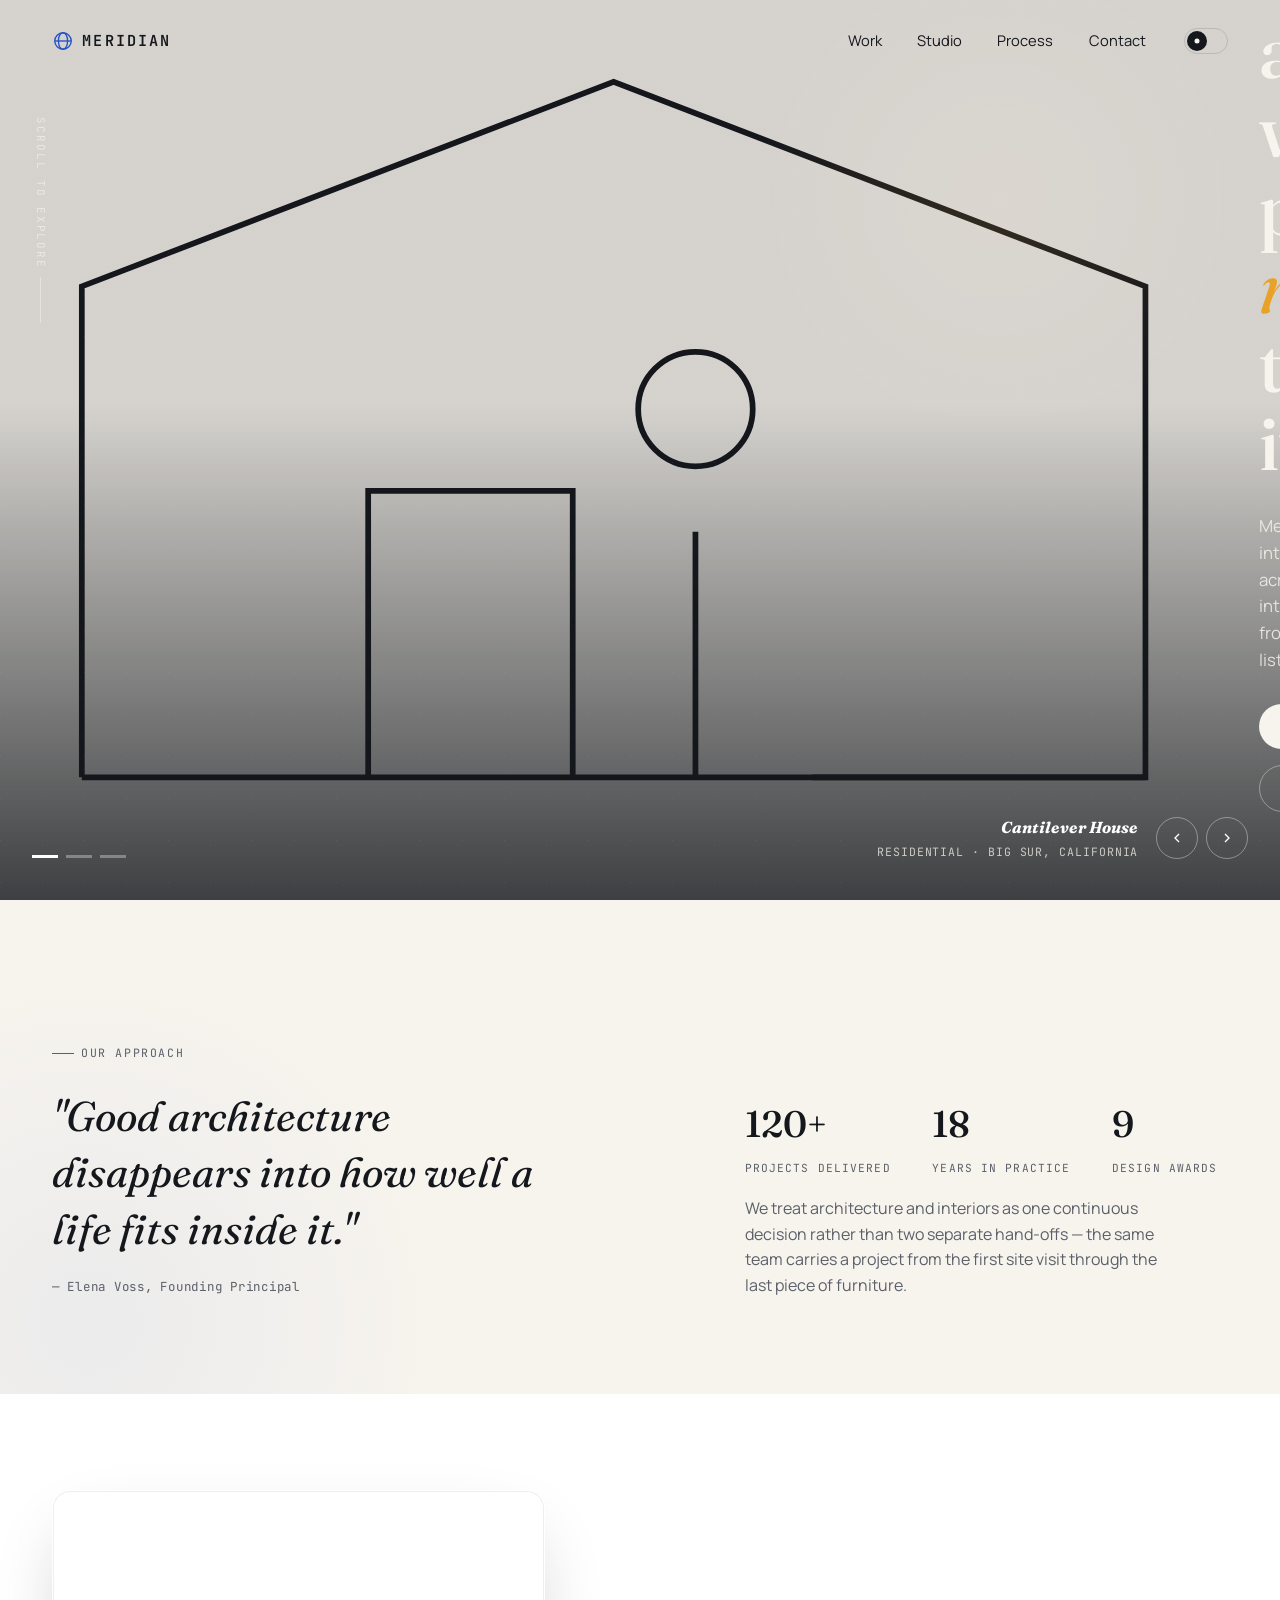
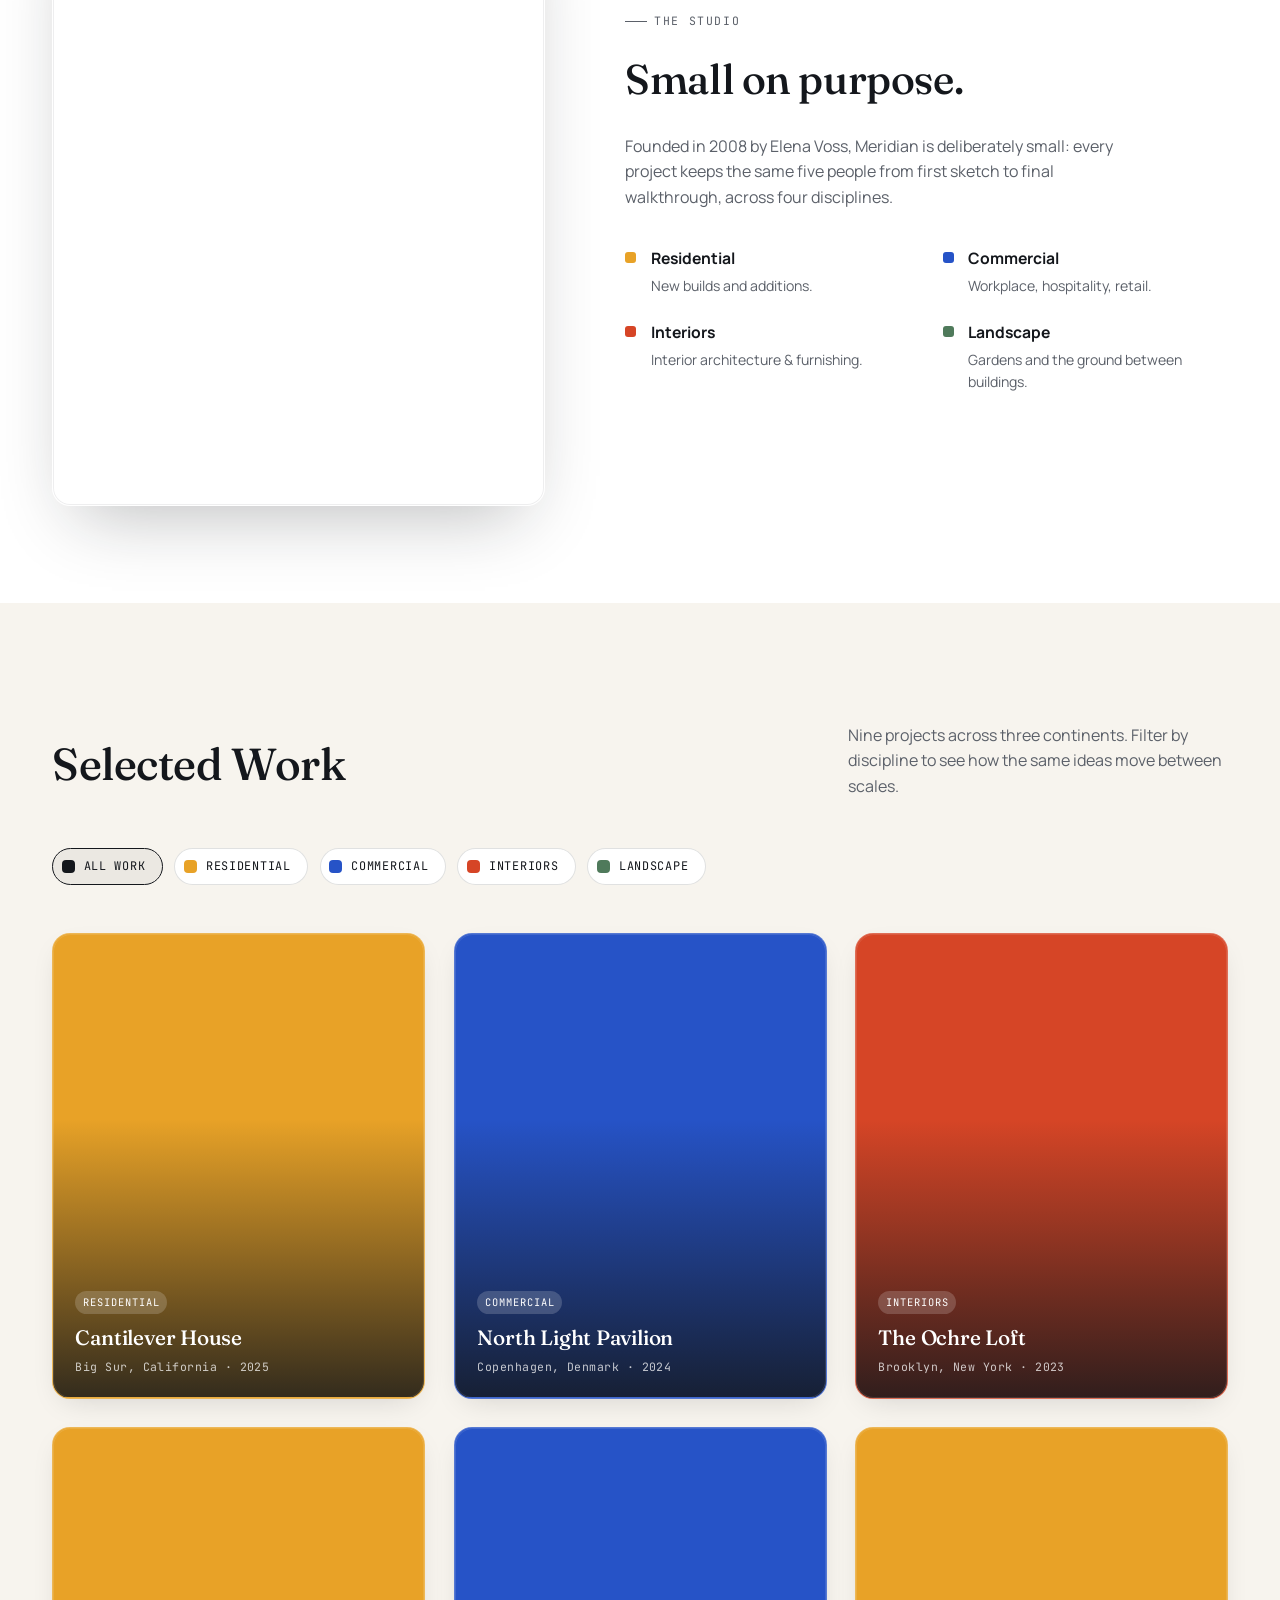
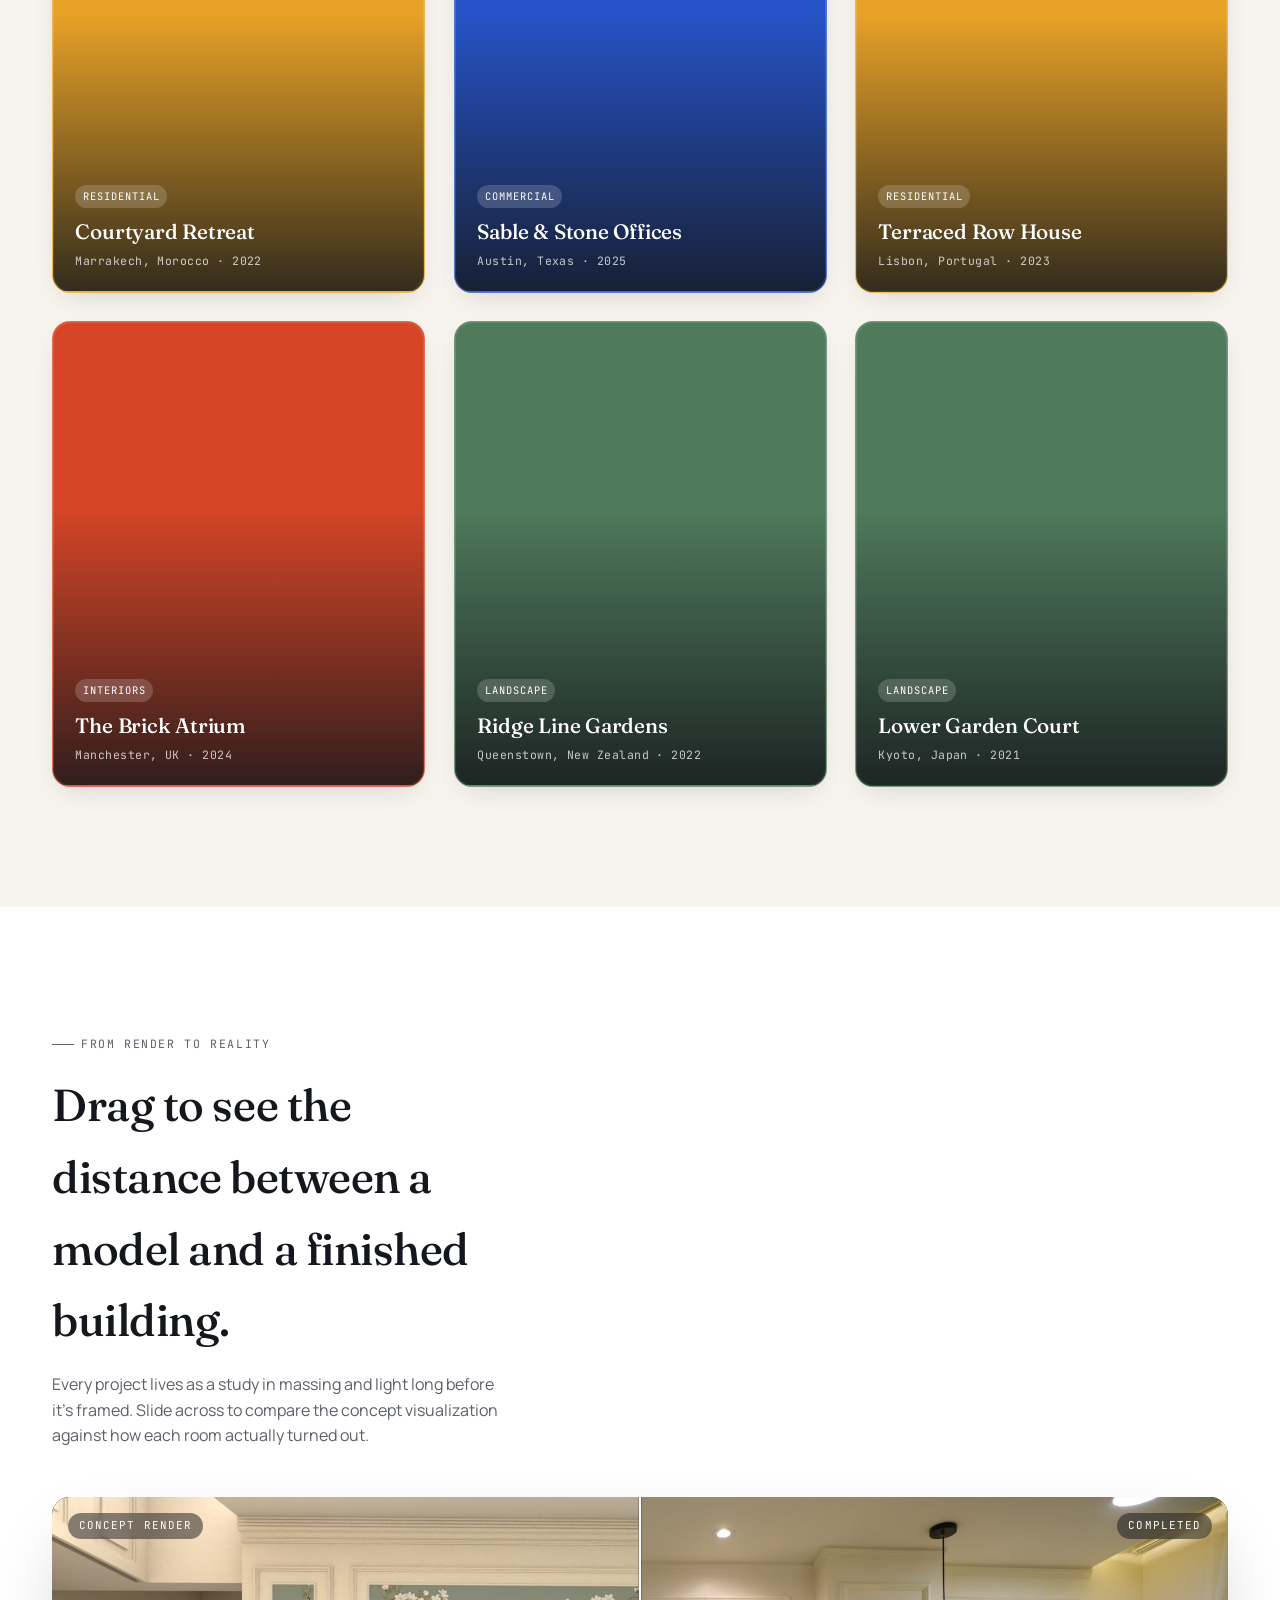
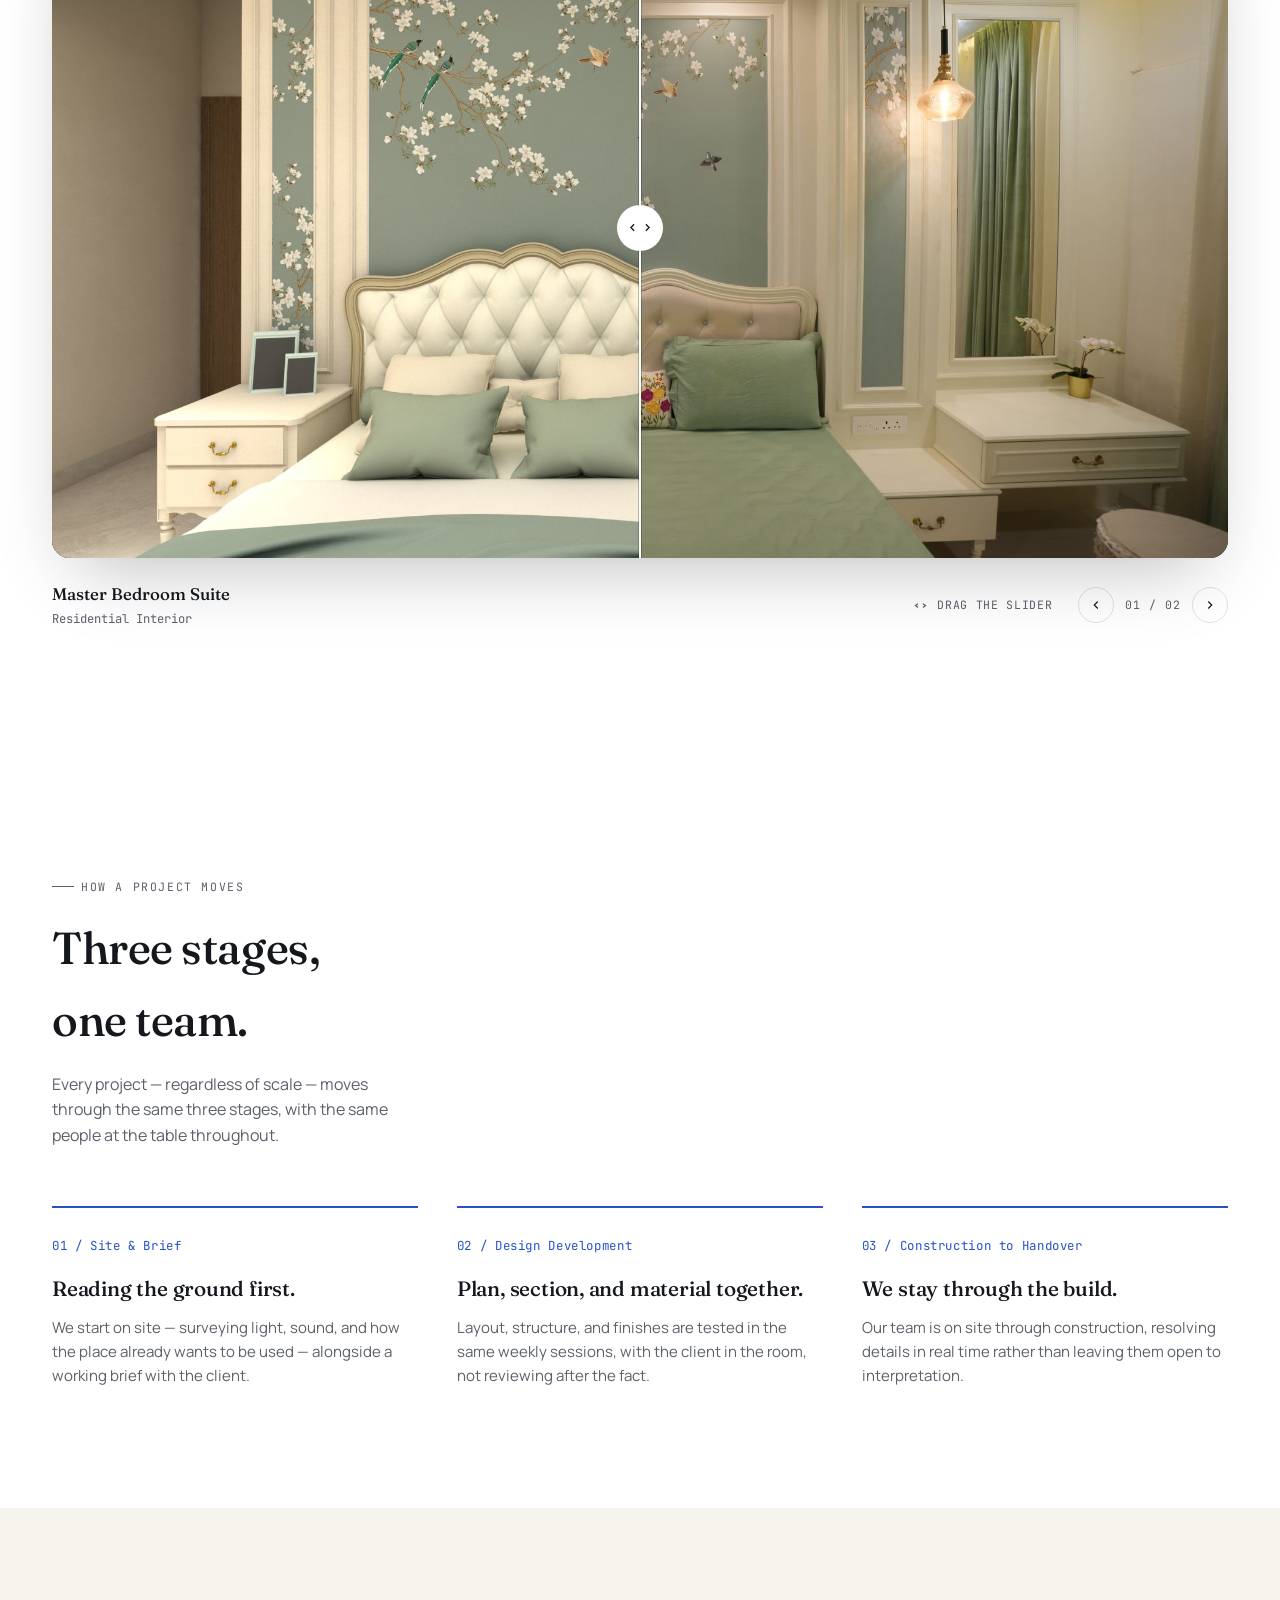
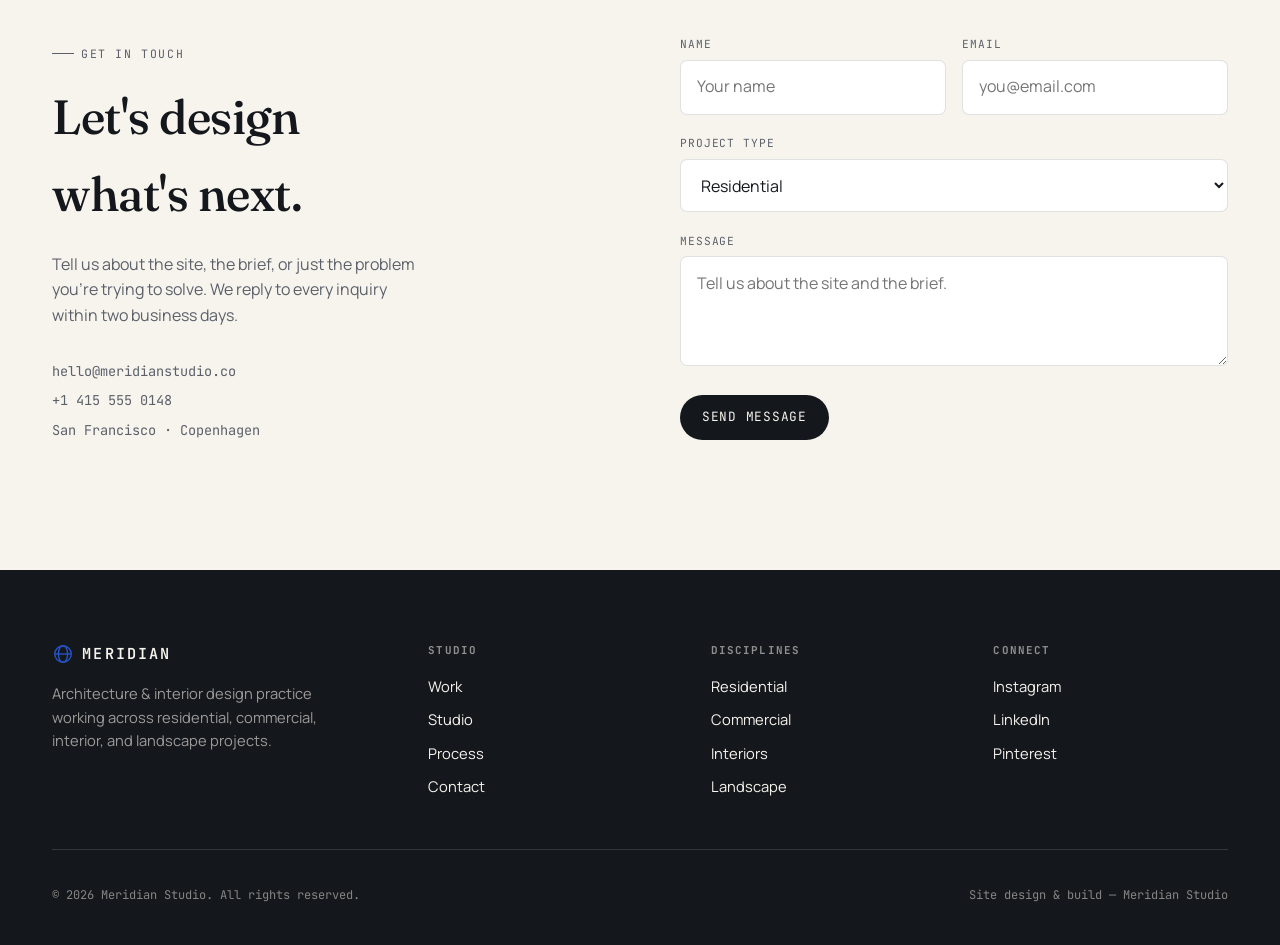
<file: meridian-studio-portfolio-fixed.html>
<!DOCTYPE html>
<html lang="en">
<head>
<meta charset="UTF-8">
<meta name="viewport" content="width=device-width, initial-scale=1.0">
<title>Meridian Studio — Architecture &amp; Interior Design</title>
<meta name="description" content="Meridian Studio is an architecture and interior design practice working across residential, commercial, interior, and landscape projects.">
<link rel="icon" href="data:image/svg+xml,%3Csvg xmlns='http://www.w3.org/2000/svg' viewBox='0 0 100 100'%3E%3Ccircle cx='50' cy='50' r='40' fill='none' stroke='%232653C7' stroke-width='9'/%3E%3Cline x1='50' y1='10' x2='50' y2='90' stroke='%232653C7' stroke-width='9'/%3E%3C/svg%3E">
<link rel="preconnect" href="https://fonts.googleapis.com">
<link rel="preconnect" href="https://fonts.gstatic.com" crossorigin>
<link href="https://fonts.googleapis.com/css2?family=Fraunces:ital,opsz,wght@0,9..144,300;0,9..144,400;0,9..144,500;0,9..144,600;1,9..144,500&family=Manrope:wght@400;500;600;700;800&family=JetBrains+Mono:wght@400;500;600&display=swap" rel="stylesheet">
<style>
/* ============================================================
   0. RESET
============================================================ */
*,*::before,*::after{box-sizing:border-box;margin:0;padding:0;}
html{-webkit-text-size-adjust:100%;}
img,svg{display:block;max-width:100%;}
a{color:inherit;text-decoration:none;}
button,input,textarea,select{font:inherit;color:inherit;background:none;border:none;}
ul{list-style:none;}
button{cursor:pointer;}

/* ============================================================
   1. DESIGN TOKENS
============================================================ */
:root{
  --porcelain:#F7F4EE;
  --paper:#FFFFFF;
  --ink:#14171C;
  --ink-soft:#5B6069;
  --line:rgba(20,23,27,.13);
  --amber:#E8A227;   /* Residential */
  --blue:#2653C7;    /* Commercial  */
  --rust:#D64526;    /* Interiors   */
  --sage:#4F7A5B;    /* Landscape   */
  --shadow-lg:0 30px 70px -25px rgba(20,23,27,.30);
  --shadow-sm:0 10px 30px -12px rgba(20,23,27,.18);
  --radius-s:7px;
  --radius-m:18px;
  --radius-l:26px;
  --header-h:82px;
  --font-display:'Fraunces', Georgia, serif;
  --font-body:'Manrope', -apple-system, BlinkMacSystemFont, sans-serif;
  --font-mono:'JetBrains Mono', 'Courier New', monospace;
  --ease:cubic-bezier(.25,.8,.35,1);
}
[data-theme="dark"]{
  --porcelain:#12141A;
  --paper:#1B1F27;
  --ink:#F2EFE8;
  --ink-soft:#9CA1AB;
  --line:rgba(242,239,232,.13);
  --amber:#F2B546;
  --blue:#5C82EE;
  --rust:#ED6444;
  --sage:#75AC80;
  --shadow-lg:0 30px 70px -25px rgba(0,0,0,.6);
  --shadow-sm:0 10px 30px -12px rgba(0,0,0,.5);
}

/* ============================================================
   2. BASE
============================================================ */
body{
  background:var(--porcelain);
  background-image:radial-gradient(circle at 7% 18%, rgba(38,83,199,.055), transparent 22rem),radial-gradient(circle at 94% 72%, rgba(232,162,39,.07), transparent 25rem);
  color:var(--ink);
  font-family:var(--font-body);
  font-size:16px;
  line-height:1.6;
  transition:background .5s var(--ease), color .5s var(--ease);
  overflow-x:hidden;
}
::selection{background:var(--blue);color:#fff;}
@media (prefers-reduced-motion:no-preference){
  html{scroll-behavior:smooth;}
}
section{scroll-margin-top:var(--header-h);}
.wrap{max-width:1240px;margin:0 auto;padding-inline:32px;}
h1,h2,h3{font-family:var(--font-display);font-weight:500;letter-spacing:-.01em;}
.eyebrow{
  font-family:var(--font-mono);
  font-size:.72rem;
  letter-spacing:.14em;
  text-transform:uppercase;
  color:var(--ink-soft);
  display:inline-flex;align-items:center;gap:.6em;
}
.eyebrow::before{content:"";width:22px;height:1px;background:currentColor;display:inline-block;}
.btn{
  display:inline-flex;align-items:center;gap:.6em;
  padding:.95em 1.7em;
  border-radius:999px;
  font-family:var(--font-mono);
  font-size:.8rem;
  letter-spacing:.06em;
  text-transform:uppercase;
  transition:transform .35s var(--ease), background .3s ease, color .3s ease, box-shadow .3s ease;
  white-space:nowrap;
}
.btn-solid{background:var(--ink);color:var(--porcelain);}
.btn-solid:hover{transform:translateY(-2px);box-shadow:var(--shadow-sm);}
.btn-ghost{border:1px solid var(--line);color:var(--ink);}
.btn-ghost:hover{border-color:var(--ink);transform:translateY(-2px);}
:focus-visible{outline:2px solid var(--blue);outline-offset:3px;}
.skip-link{position:fixed;top:12px;left:12px;z-index:1000;padding:.7em 1em;border-radius:999px;background:var(--ink);color:var(--porcelain);font-family:var(--font-mono);font-size:.76rem;transform:translateY(-180%);transition:transform .2s ease;}
.skip-link:focus{transform:none;}

/* reveal-on-scroll */
[data-reveal]{opacity:0;transform:translate3d(0,calc(28px + var(--scroll-shift, 0px)),0);transition:opacity .8s var(--ease), transform .8s var(--ease);}
[data-reveal].is-visible{opacity:1;transform:translate3d(0,var(--scroll-shift, 0px),0);}
[data-reveal="fade"]{transform:translate3d(0,var(--scroll-shift, 0px),0);}
[data-reveal] .eyebrow::before{transform:scaleX(0);transform-origin:left;transition:transform .7s var(--ease) .1s;}
[data-reveal].is-visible .eyebrow::before{transform:scaleX(1);}
[data-reveal][style*="--reveal-delay"]{transition-delay:var(--reveal-delay);}
@media (prefers-reduced-motion:reduce){
  [data-reveal]{opacity:1;transform:none;transition:none;}
}

/* blueprint line-draw symbol, reused via <use> */
.blueprint-svg{width:100%;height:100%;overflow:visible;}
.blueprint-svg path,.blueprint-svg line,.blueprint-svg circle{
  fill:none;stroke:currentColor;stroke-width:1.4;
  stroke-dasharray:600;stroke-dashoffset:600;
}
.blueprint-svg.draw-in path,.blueprint-svg.draw-in line,.blueprint-svg.draw-in circle{
  animation:draw 2.2s var(--ease) forwards;
}
.blueprint-svg.draw-in path:nth-child(2){animation-delay:.15s;}
.blueprint-svg.draw-in path:nth-child(3){animation-delay:.3s;}
.blueprint-svg.draw-in line{animation-delay:.45s;}
.blueprint-svg.draw-in circle{animation-delay:.6s;}
@keyframes draw{to{stroke-dashoffset:0;}}
@media (prefers-reduced-motion:reduce){
  .blueprint-svg path,.blueprint-svg line,.blueprint-svg circle{stroke-dashoffset:0;animation:none;}
}

/* ============================================================
   3. SCROLL PROGRESS
============================================================ */
.progress-track{position:fixed;top:0;left:0;width:100%;height:3px;z-index:400;background:transparent;}
.progress-bar{
  height:100%;width:0%;
  background:linear-gradient(90deg,var(--amber),var(--blue),var(--rust),var(--sage));
  transition:width .1s linear;
}

/* ============================================================
   4. HEADER
============================================================ */
header{
  position:fixed;top:0;left:0;width:100%;z-index:300;
  height:var(--header-h);
  display:flex;align-items:center;
  transition:background .4s ease, box-shadow .4s ease, height .3s ease, top .4s var(--ease), left .4s var(--ease), width .4s var(--ease), border-radius .4s var(--ease);
}
header.is-scrolled{
  top:12px;left:16px;width:calc(100% - 32px);
  background:rgba(247,244,238,.78);
  backdrop-filter:blur(18px) saturate(150%);
  -webkit-backdrop-filter:blur(18px) saturate(150%);
  border:1px solid rgba(255,255,255,.55);border-radius:16px;
  box-shadow:0 12px 32px -22px rgba(20,23,27,.45),inset 0 1px 0 rgba(255,255,255,.6);
  height:68px;
}
[data-theme="dark"] header.is-scrolled{background:rgba(18,20,26,.72);border-color:rgba(255,255,255,.08);box-shadow:0 12px 32px -22px rgba(0,0,0,.75),inset 0 1px 0 rgba(255,255,255,.07);}
header .wrap{display:flex;align-items:center;justify-content:space-between;width:100%;}
.logo{display:flex;align-items:center;gap:.55em;font-family:var(--font-mono);font-size:.95rem;letter-spacing:.14em;font-weight:600;}
.logo svg{width:22px;height:22px;color:var(--blue);}
nav.primary-nav{display:flex;align-items:center;gap:2.4rem;}
.nav-links{display:flex;gap:2.2rem;font-size:.92rem;}
.nav-links a{position:relative;padding:.3em 0;}
.nav-links a::after{
  content:"";position:absolute;left:0;bottom:-2px;width:0;height:1.5px;background:var(--blue);
  transition:width .3s var(--ease);
}
.nav-links a:hover::after{width:100%;}
.nav-cta{display:flex;align-items:center;gap:1rem;}

.theme-toggle{
  width:44px;height:26px;border-radius:999px;border:1px solid var(--line);
  position:relative;flex-shrink:0;
}
.theme-toggle .knob{
  position:absolute;top:2px;left:2px;width:20px;height:20px;border-radius:50%;
  background:var(--ink);transition:transform .4s var(--ease), background .4s ease;
  display:flex;align-items:center;justify-content:center;
}
.theme-toggle .knob svg{width:12px;height:12px;color:var(--porcelain);}
[data-theme="dark"] .theme-toggle .knob{transform:translateX(18px);}

.menu-toggle{display:none;flex-direction:column;gap:5px;width:26px;}
.menu-toggle span{height:2px;width:100%;background:var(--ink);transition:transform .3s ease, opacity .3s ease;}

/* ============================================================
   5. HERO
============================================================ */
.hero{
  position:relative;height:100vh;min-height:640px;overflow:hidden;
  display:flex;align-items:flex-end;
}
.hero-slide{
  position:absolute;inset:0;
  background-size:cover;background-position:center;
  opacity:0;transform:translate3d(0,var(--hero-shift,0px),0) scale(1.08);
  transition:opacity 1.15s var(--ease), transform 6s linear;
  will-change:transform;
}
.hero-slide.is-active{opacity:1;transform:translate3d(0,var(--hero-shift,0px),0) scale(1);z-index:1;animation:hero-scale 9s var(--ease) both;}
.hero::before{
  content:"";position:absolute;inset:0;z-index:2;
  background:linear-gradient(180deg, rgba(20,23,27,.15) 0%, rgba(20,23,27,.15) 45%, rgba(20,23,27,.82) 100%);
}
.hero::after{
  content:"";position:absolute;inset:0;z-index:2;pointer-events:none;
  background:linear-gradient(115deg,rgba(247,244,238,.12) 0 1px,transparent 1px 16%),radial-gradient(circle at 78% 22%,rgba(232,162,39,.24),transparent 20%);
  background-size:42px 42px,100% 100%;opacity:.62;mix-blend-mode:screen;
  animation:hero-sheen 14s ease-in-out infinite alternate;
}
.hero-content{position:relative;z-index:3;width:100%;padding-bottom:5.5rem;color:#F7F4EE;}
.hero-content .wrap{display:flex;flex-direction:column;gap:1.9rem;}
.hero-content .wrap > *{animation:hero-rise .9s var(--ease) both;}
.hero-content .wrap > :nth-child(1){animation-delay:.16s;}
.hero-content .wrap > :nth-child(2){animation-delay:.28s;}
.hero-content .wrap > :nth-child(3){animation-delay:.42s;}
.hero-content .wrap > :nth-child(4){animation-delay:.56s;}
.hero-eyebrow{color:rgba(247,244,238,.7);}
.hero-title{
  font-size:clamp(2.6rem, 6vw, 5.2rem);
  line-height:1.02;
  max-width:16ch;
  font-weight:500;
}
.hero-title em{font-style:italic;font-weight:400;color:var(--amber);}
.hero-sub{max-width:46ch;font-size:1.05rem;color:rgba(247,244,238,.82);}
.hero-actions{display:flex;gap:1rem;flex-wrap:wrap;}
.hero-actions .btn-solid{background:#F7F4EE;color:#14171C;}
.hero-actions .btn-ghost{border-color:rgba(247,244,238,.4);color:#F7F4EE;}

.hero-controls{
  position:absolute;bottom:2.4rem;right:32px;z-index:4;
  display:flex;align-items:center;gap:1.1rem;
}
.hero-caption{font-family:var(--font-mono);font-size:.72rem;letter-spacing:.08em;color:rgba(247,244,238,.75);text-align:right;text-transform:uppercase;min-width:180px;}
.hero-caption b{display:block;font-family:var(--font-display);font-style:italic;font-size:1rem;color:#fff;letter-spacing:0;text-transform:none;margin-bottom:.15em;}
.hero-arrows{display:flex;gap:.5rem;}
.hero-arrow{
  width:42px;height:42px;border-radius:50%;border:1px solid rgba(247,244,238,.4);
  display:flex;align-items:center;justify-content:center;color:#fff;
  transition:background .3s ease, border-color .3s ease;
}
.hero-arrow:hover{background:rgba(247,244,238,.15);border-color:#fff;transform:translateY(-2px);}
.hero-arrow svg{width:16px;height:16px;}
.hero-dots{position:absolute;left:32px;bottom:2.6rem;z-index:4;display:flex;gap:.5rem;}
.hero-dots button{position:relative;width:26px;height:3px;background:rgba(247,244,238,.35);overflow:hidden;transition:background .3s ease,transform .3s var(--ease);}
.hero-dots button:hover{transform:scaleX(1.15);}
.hero-dots button::after{content:"";position:absolute;inset:0;transform:translateX(-105%);background:#fff;}
.hero-dots button.is-active{background:rgba(247,244,238,.45);}
.hero-dots button.is-active::after{animation:dot-progress 6.5s linear both;}
.scroll-cue{
  position:absolute;left:32px;top:calc(var(--header-h) + 2.2rem);z-index:4;
  writing-mode:vertical-rl;color:rgba(247,244,238,.65);
  font-family:var(--font-mono);font-size:.68rem;letter-spacing:.18em;text-transform:uppercase;
  display:flex;align-items:center;gap:.7em;
}
.scroll-cue::after{content:"";width:1px;height:46px;background:rgba(247,244,238,.5);}
.scroll-cue{animation:cue-float 2.8s ease-in-out infinite;}

/* ============================================================
   6. STATEMENT
============================================================ */
.statement{padding:8.5rem 0 6rem;}
.statement blockquote{
  font-family:var(--font-display);font-style:italic;font-weight:400;
  font-size:clamp(1.6rem, 3.4vw, 2.6rem);
  line-height:1.35;max-width:20ch;
  margin:1.6rem 0 1rem;
}
.statement cite{font-style:normal;font-family:var(--font-mono);font-size:.78rem;letter-spacing:.06em;color:var(--ink-soft);}
.statement-grid{display:grid;grid-template-columns:1.3fr 1fr;gap:4rem;align-items:end;}
.statement-copy p{max-width:42ch;color:var(--ink-soft);margin-top:1rem;}
.stat-row{display:flex;gap:2.6rem;flex-wrap:wrap;}
.stat b{display:block;font-family:var(--font-display);font-size:2.3rem;font-weight:500;}
.stat span{font-family:var(--font-mono);font-size:.7rem;letter-spacing:.1em;text-transform:uppercase;color:var(--ink-soft);}

/* ============================================================
   7. STUDIO / ABOUT
============================================================ */
.studio{padding:6rem 0;background:var(--paper);transition:background .5s var(--ease);}
.studio-grid{display:grid;grid-template-columns:.9fr 1.1fr;gap:5rem;align-items:center;}
.studio-image{position:relative;isolation:isolate;overflow:hidden;aspect-ratio:4/5;border-radius:var(--radius-m);background-size:cover;background-position:center;box-shadow:var(--shadow-lg);will-change:transform;}
.studio-image::before{content:"";position:absolute;inset:0;z-index:1;pointer-events:none;background:linear-gradient(110deg,transparent 33%,rgba(255,255,255,.26) 48%,transparent 63%);transform:translateX(-135%) skewX(-18deg);animation:image-sweep 9s var(--ease) 1.8s infinite;}
.studio-image::after{content:"";position:absolute;inset:0;z-index:1;pointer-events:none;border:1px solid rgba(255,255,255,.35);border-radius:inherit;box-shadow:inset 0 0 0 1px rgba(20,23,27,.07);}
.studio-text h2{font-size:clamp(1.9rem,3.4vw,2.6rem);margin-bottom:1.3rem;max-width:14ch;}
.studio-text > p{color:var(--ink-soft);max-width:52ch;margin-bottom:2.2rem;}
.capability-list{display:grid;grid-template-columns:1fr 1fr;gap:1.4rem 2rem;}
.capability{display:flex;gap:.9rem;}
.cap-dot{width:11px;height:11px;border-radius:3px;margin-top:.4em;flex-shrink:0;}
.capability h4{font-family:var(--font-body);font-size:.98rem;font-weight:700;margin-bottom:.25em;}
.capability p{font-size:.88rem;color:var(--ink-soft);}

/* ============================================================
   8. GALLERY + FILTERS
============================================================ */
.gallery{padding:7.5rem 0;}
.gallery-head{display:flex;justify-content:space-between;align-items:flex-end;gap:2rem;margin-bottom:3rem;flex-wrap:wrap;}
.gallery-head h2{font-size:clamp(1.9rem,3.6vw,2.8rem);max-width:12ch;}
.gallery-head p{color:var(--ink-soft);max-width:38ch;}

.filter-bar{display:flex;flex-wrap:wrap;gap:.7rem;margin-bottom:3rem;}
.filter-chip{
  --chip:var(--ink);
  display:inline-flex;align-items:center;gap:.55rem;
  padding:.5rem 1.05rem .5rem .55rem;
  border-radius:999px;border:1px solid var(--line);
  background:var(--paper);
  font-family:var(--font-mono);font-size:.74rem;letter-spacing:.06em;text-transform:uppercase;
  transition:border-color .3s ease, background .3s ease, transform .3s ease;
}
.filter-chip:hover{transform:translateY(-2px);}
.filter-chip .dot{width:13px;height:13px;border-radius:4px;background:var(--chip);}
.filter-chip[data-filter="residential"]{--chip:var(--amber);}
.filter-chip[data-filter="commercial"]{--chip:var(--blue);}
.filter-chip[data-filter="interiors"]{--chip:var(--rust);}
.filter-chip[data-filter="landscape"]{--chip:var(--sage);}
.filter-chip.is-active{border-color:var(--chip);background:rgba(20,23,27,.05);}
[data-theme="dark"] .filter-chip.is-active{background:rgba(242,239,232,.08);}

.project-grid{
  display:grid;grid-template-columns:repeat(3,1fr);gap:1.8rem;
}
.project-card{
  --accent:var(--ink);
  position:relative;isolation:isolate;border:1px solid rgba(255,255,255,.22);border-radius:var(--radius-m);overflow:hidden;
  background:var(--accent);
  cursor:pointer;transition:opacity .4s ease, transform .35s var(--ease), box-shadow .4s ease;
  box-shadow:var(--shadow-sm);
  will-change:transform;
}
.project-card::before{content:"";position:absolute;inset:0;z-index:1;pointer-events:none;background:radial-gradient(circle at var(--pointer-x,50%) var(--pointer-y,35%),rgba(255,255,255,.3),transparent 34%);opacity:0;transition:opacity .35s ease;}
.project-card::after{content:"";position:absolute;inset:0;z-index:3;pointer-events:none;border:1px solid rgba(255,255,255,.26);border-radius:inherit;opacity:.45;transition:opacity .35s ease;}
.project-card:hover{transform:translateY(-8px);box-shadow:0 26px 50px -25px rgba(20,23,27,.52);}
.project-card:hover::before{opacity:1;}
.project-card:hover::after{opacity:.9;}
.project-card.card-hidden{opacity:0;transform:scale(.9)!important;pointer-events:none;position:absolute;visibility:hidden;}
.project-card[data-category="residential"]{--accent:var(--amber);}
.project-card[data-category="commercial"]{--accent:var(--blue);}
.project-card[data-category="interiors"]{--accent:var(--rust);}
.project-card[data-category="landscape"]{--accent:var(--sage);}

.card-media{aspect-ratio:4/5;background-size:cover;background-position:center;position:relative;transition:transform .8s cubic-bezier(.2,.7,.2,1),filter .6s ease;}
.project-card:hover .card-media{transform:scale(1.075);filter:saturate(1.08);}
.card-media::after{
  content:"";position:absolute;inset:0;
  background:linear-gradient(180deg, rgba(20,23,27,0) 40%, rgba(20,23,27,.85) 100%);
}
.card-blueprint{position:absolute;top:14px;right:14px;width:64px;height:64px;color:#fff;opacity:0;transition:opacity .4s ease;z-index:2;}
.project-card:hover .card-blueprint{opacity:.85;}
.card-body{position:absolute;left:0;right:0;bottom:0;padding:1.3rem 1.4rem;color:#fff;z-index:2;}
.card-body > *{transition:transform .45s var(--ease),opacity .45s var(--ease);}
.project-card:hover .card-body > *{transform:translateY(-3px);}
.project-card:hover .card-body > :nth-child(2){transition-delay:.035s;}
.project-card:hover .card-body > :nth-child(3){transition-delay:.07s;}
.card-tag{
  display:inline-block;font-family:var(--font-mono);font-size:.65rem;letter-spacing:.1em;text-transform:uppercase;
  padding:.28em .7em;border-radius:999px;background:rgba(255,255,255,.18);backdrop-filter:blur(6px);
  margin-bottom:.7em;
}
.card-body h3{font-size:1.3rem;font-weight:500;margin-bottom:.2em;}
.card-meta{font-family:var(--font-mono);font-size:.72rem;letter-spacing:.04em;color:rgba(255,255,255,.75);}
.card-view{
  position:absolute;top:14px;left:14px;width:34px;height:34px;border-radius:50%;
  background:rgba(255,255,255,.16);backdrop-filter:blur(6px);
  display:flex;align-items:center;justify-content:center;color:#fff;z-index:2;
  opacity:0;transform:translateY(-6px);transition:opacity .3s ease, transform .3s ease;
}
.project-card:hover .card-view{opacity:1;transform:none;}
.card-view svg{width:15px;height:15px;}

/* ============================================================
   9. LIGHTBOX
============================================================ */
.lightbox{
  position:fixed;inset:0;z-index:500;
  display:flex;align-items:center;justify-content:center;
  padding:5vh 4vw;
  background:rgba(10,11,14,.88);
  opacity:0;visibility:hidden;transition:opacity .35s ease, visibility 0s linear .35s;
}
.lightbox.is-open{opacity:1;visibility:visible;transition:opacity .35s ease;}
.lightbox-inner{
  background:var(--paper);color:var(--ink);border-radius:var(--radius-m);
  width:100%;max-width:1040px;max-height:88vh;overflow:auto;
  display:grid;grid-template-columns:1.2fr 1fr;
  transform:translateY(20px);transition:transform .4s var(--ease);
}
.lightbox.is-open .lightbox-inner{transform:none;}
.lb-media{position:relative;background:var(--ink);min-height:340px;}
.lb-slides{position:absolute;inset:0;}
.lb-slide{position:absolute;inset:0;background-size:cover;background-position:center;opacity:0;transform:scale(1.045);transition:opacity .5s ease,transform .8s var(--ease);}
.lb-slide.is-active{opacity:1;transform:scale(1);}
.lb-arrows{position:absolute;bottom:16px;right:16px;display:flex;gap:.5rem;z-index:2;}
.lb-arrow{width:38px;height:38px;border-radius:50%;background:rgba(20,23,27,.45);color:#fff;display:flex;align-items:center;justify-content:center;}
.lb-arrow:hover{background:rgba(20,23,27,.7);}
.lb-arrow svg{width:15px;height:15px;}
.lb-dots{position:absolute;bottom:16px;left:16px;display:flex;gap:.4rem;z-index:2;}
.lb-dots button{width:18px;height:3px;background:rgba(255,255,255,.4);}
.lb-dots button.is-active{background:#fff;}
.lb-info{padding:2.4rem;display:flex;flex-direction:column;}
.lb-tag{align-self:flex-start;font-family:var(--font-mono);font-size:.68rem;letter-spacing:.1em;text-transform:uppercase;padding:.3em .8em;border-radius:999px;margin-bottom:1.1rem;color:#fff;}
.lb-info h3{font-size:1.8rem;margin-bottom:.6rem;}
.lb-info p.desc{color:var(--ink-soft);margin-bottom:1.6rem;}
.lb-specs{display:grid;grid-template-columns:1fr 1fr;gap:1rem 1.4rem;margin-top:auto;padding-top:1.6rem;border-top:1px solid var(--line);}
.lb-specs div span{display:block;font-family:var(--font-mono);font-size:.65rem;letter-spacing:.1em;text-transform:uppercase;color:var(--ink-soft);margin-bottom:.3em;}
.lb-specs div b{font-family:var(--font-mono);font-size:.92rem;font-weight:500;}
.lb-close{
  position:fixed;top:5vh;right:4vw;transform:translateY(-56px);
  width:44px;height:44px;border-radius:50%;background:rgba(255,255,255,.12);color:#fff;
  display:flex;align-items:center;justify-content:center;z-index:2;
}
.lb-close svg{width:18px;height:18px;}

/* ============================================================
   9B. RENDER / REALITY COMPARE SLIDER
============================================================ */
.compare{padding:7.5rem 0;background:var(--paper);transition:background .5s var(--ease);}
.compare-head{max-width:46ch;margin-bottom:3rem;}
.compare-head h2{font-size:clamp(1.9rem,3.6vw,2.8rem);margin:1rem 0 1rem;max-width:20ch;}
.compare-head p{color:var(--ink-soft);}
.compare-frame{display:flex;flex-direction:column;gap:1.4rem;}
.compare-stage{transition:opacity .3s var(--ease);}
.compare-slider{
  --pos:0%;
  position:relative;width:100%;aspect-ratio:16/9;
  border-radius:var(--radius-m);overflow:hidden;box-shadow:var(--shadow-lg);
  background:var(--ink);user-select:none;
}
.compare-media{position:absolute;inset:0;background-size:cover;background-position:center;transition:opacity .25s var(--ease);}
.compare-before{clip-path:inset(0 calc(100% - var(--pos)) 0 0);}
.compare-tag{
  position:absolute;top:16px;z-index:2;
  font-family:var(--font-mono);font-size:.68rem;letter-spacing:.1em;text-transform:uppercase;
  padding:.4em 1em;border-radius:999px;color:#fff;background:rgba(20,23,27,.5);backdrop-filter:blur(6px);
  pointer-events:none;transition:opacity .2s var(--ease);
}
.compare-tag-before{left:16px;}
.compare-tag-after{right:16px;}
.compare-handle{
  position:absolute;top:0;bottom:0;left:var(--pos);width:0;z-index:3;
  pointer-events:none;transform:translateX(-50%);
}
.compare-handle::before{
  content:"";position:absolute;top:0;bottom:0;left:50%;width:2px;
  background:#fff;transform:translateX(-50%);box-shadow:0 0 0 1px rgba(20,23,27,.25);
}
.compare-handle-knob{
  position:absolute;top:50%;left:50%;transform:translate(-50%,-50%);
  width:46px;height:46px;border-radius:50%;background:#fff;color:var(--ink);
  display:flex;align-items:center;justify-content:center;gap:2px;box-shadow:var(--shadow-sm);
}
.compare-handle-knob svg{width:13px;height:13px;}
.compare-range{
  position:absolute;inset:0;width:100%;height:100%;z-index:4;margin:0;
  opacity:0;cursor:ew-resize;-webkit-appearance:none;appearance:none;
}
.compare-range::-webkit-slider-thumb{-webkit-appearance:none;width:1px;height:100%;background:transparent;}
.compare-range::-moz-range-thumb{width:1px;height:100%;opacity:0;border:none;background:transparent;}
.compare-range::-moz-range-track{width:100%;height:100%;background:transparent;border:none;}
.compare-caption{display:flex;justify-content:space-between;align-items:center;flex-wrap:wrap;gap:1rem;}
.compare-caption-text b{font-family:var(--font-display);font-weight:500;font-size:1.05rem;}
.compare-caption-text span{display:block;font-family:var(--font-mono);font-size:.76rem;color:var(--ink-soft);margin-top:.2em;}
.compare-caption-right{display:flex;align-items:center;gap:1.6rem;flex-wrap:wrap;}
.compare-hint{
  display:inline-flex;align-items:center;gap:.55rem;font-family:var(--font-mono);
  font-size:.72rem;letter-spacing:.06em;text-transform:uppercase;color:var(--ink-soft);
}
.compare-hint svg{width:15px;height:15px;}
.compare-nav{display:flex;align-items:center;gap:.7rem;}
.compare-arrow{
  width:36px;height:36px;border-radius:50%;border:1px solid var(--line);
  display:flex;align-items:center;justify-content:center;color:var(--ink);flex:none;
  transition:background .3s ease,border-color .3s ease;
}
.compare-arrow:hover{background:var(--porcelain);border-color:var(--ink);}
.compare-arrow svg{width:14px;height:14px;}
.compare-count{font-family:var(--font-mono);font-size:.72rem;letter-spacing:.08em;color:var(--ink-soft);min-width:46px;text-align:center;}
@media (max-width:720px){
  .compare-slider{aspect-ratio:4/5;}
}

/* ============================================================
   10. PROCESS
============================================================ */
.process{padding:7.5rem 0;background:var(--paper);}
.process-head{max-width:34ch;margin-bottom:3.6rem;}
.process-head h2{font-size:clamp(1.9rem,3.6vw,2.8rem);margin-bottom:1rem;}
.process-head p{color:var(--ink-soft);}
.process-grid{display:grid;grid-template-columns:repeat(3,1fr);gap:2.4rem;}
.process-step{padding-top:1.8rem;border-top:1px solid var(--line);position:relative;}
.process-step .num{font-family:var(--font-mono);font-size:.78rem;color:var(--blue);letter-spacing:.05em;display:block;margin-bottom:1rem;}
.process-step h3{font-size:1.3rem;margin-bottom:.7rem;}
.process-step p{color:var(--ink-soft);font-size:.94rem;}

/* ============================================================
   11. CONTACT
============================================================ */
.contact{padding:8rem 0;}
.contact-grid{display:grid;grid-template-columns:1fr 1fr;gap:5rem;}
.contact-copy h2{font-size:clamp(2rem,4vw,3rem);max-width:11ch;margin-bottom:1.2rem;}
.contact-copy p{color:var(--ink-soft);max-width:38ch;margin-bottom:2rem;}
.contact-detail{display:flex;flex-direction:column;gap:.5rem;font-family:var(--font-mono);font-size:.85rem;color:var(--ink-soft);}
.contact-detail a:hover{color:var(--ink);}

.form-wrap{position:relative;}
.form-honeypot{position:absolute!important;left:-10000px!important;width:1px!important;height:1px!important;overflow:hidden!important;}
.form-status{min-height:1.4em;margin-top:.85rem;font-size:.84rem;color:var(--ink-soft);}
.form-status[data-state="error"]{color:var(--rust);}
.form-wrap button[disabled]{cursor:wait;opacity:.7;transform:none;}
.field{margin-bottom:1.3rem;}
.field label{display:block;font-family:var(--font-mono);font-size:.7rem;letter-spacing:.08em;text-transform:uppercase;color:var(--ink-soft);margin-bottom:.5em;}
.field input,.field textarea,.field select{
  width:100%;border:1px solid var(--line);border-radius:var(--radius-s);
  padding:.85em 1em;background:var(--paper);transition:border-color .3s ease;
}
.field input:focus,.field textarea:focus,.field select:focus{border-color:var(--blue);}
.field input:invalid:not(:placeholder-shown),.field textarea:invalid:not(:placeholder-shown){border-color:var(--rust);}
.field textarea{resize:vertical;min-height:110px;}
.two-col{display:grid;grid-template-columns:1fr 1fr;gap:1rem;}
.form-confirm{
  display:none;flex-direction:column;align-items:flex-start;gap:1rem;justify-content:center;height:100%;
  padding:2.4rem;border:1px solid var(--line);border-radius:var(--radius-m);
}
.form-wrap.is-sent .form-confirm{animation:confirmation-in .65s var(--ease) both;}
.form-confirm .dot-mark{width:40px;height:40px;border-radius:50%;background:var(--sage);display:flex;align-items:center;justify-content:center;color:#fff;}
.form-confirm h3{font-size:1.3rem;}
.form-confirm p{color:var(--ink-soft);font-size:.92rem;max-width:34ch;}
.form-wrap.is-sent form{display:none;}
.form-wrap.is-sent .form-confirm{display:flex;}

/* ============================================================
   12. FOOTER
============================================================ */
footer{padding:4.5rem 0 2.5rem;background:var(--ink);color:var(--porcelain);}
[data-theme="dark"] footer{background:#0C0E12;}
.footer-top{display:grid;grid-template-columns:1.4fr 1fr 1fr 1fr;gap:3rem;padding-bottom:3.2rem;margin-bottom:2.2rem;border-bottom:1px solid rgba(247,244,238,.14);}
.footer-brand .logo{color:var(--porcelain);margin-bottom:1rem;}
.footer-brand p{color:rgba(247,244,238,.6);max-width:30ch;font-size:.92rem;}
.footer-col h5{font-family:var(--font-mono);font-size:.68rem;letter-spacing:.1em;text-transform:uppercase;color:rgba(247,244,238,.55);margin-bottom:1rem;}
.footer-col ul{display:flex;flex-direction:column;gap:.6rem;font-size:.92rem;}
.footer-col a:hover{color:var(--amber);}
.footer-bottom{display:flex;justify-content:space-between;align-items:center;flex-wrap:wrap;gap:1rem;font-family:var(--font-mono);font-size:.75rem;color:rgba(247,244,238,.5);}

/* ============================================================
   13. RESPONSIVE
============================================================ */
@media (max-width:980px){
  .statement-grid,.studio-grid,.contact-grid{grid-template-columns:1fr;gap:2.6rem;}
  .studio-image{aspect-ratio:16/9;}
  .project-grid{grid-template-columns:repeat(2,1fr);}
  .footer-top{grid-template-columns:1fr 1fr;}
  .process-grid{grid-template-columns:1fr;gap:2rem;}
  .lightbox-inner{grid-template-columns:1fr;}
  .lb-media{min-height:280px;}
}
@media (max-width:720px){
  .nav-links,.scroll-cue{display:none;}
  .menu-toggle{display:flex;}
  .hero-caption{display:none;}
  .project-grid{grid-template-columns:1fr;}
  .capability-list{grid-template-columns:1fr;}
  .two-col{grid-template-columns:1fr;}
  .footer-top{grid-template-columns:1fr;gap:2rem;}
  nav.primary-nav{position:fixed;top:var(--header-h);left:0;right:0;background:var(--porcelain);
    flex-direction:column;align-items:flex-start;gap:1.5rem;padding:2rem 32px;
    transform:translateY(-8px);opacity:0;visibility:hidden;transition:all .3s ease;box-shadow:var(--shadow-sm);}
  nav.primary-nav.is-open{transform:none;opacity:1;visibility:visible;}
  .nav-links{display:flex;flex-direction:column;gap:1.1rem;}
}

/* ============================================================
   14. MOTION SYSTEM
============================================================ */
.hero-caption.is-updating{animation:caption-rise .42s var(--ease) both;}
.process-step::before{content:"";position:absolute;top:-1px;left:0;width:100%;height:2px;background:var(--blue);transform:scaleX(0);transform-origin:left;transition:transform .75s var(--ease);}
.process-step.is-visible::before{transform:scaleX(1);}
.capability{transition:transform .35s var(--ease);}
.capability:hover{transform:translateX(5px);}
.stat-number{font-variant-numeric:tabular-nums;}
.btn{position:relative;overflow:hidden;isolation:isolate;}
.btn > *{position:relative;z-index:1;}
.btn::after{content:"";position:absolute;top:-35%;bottom:-35%;left:-35%;width:22%;z-index:0;pointer-events:none;background:linear-gradient(90deg,transparent,rgba(255,255,255,.32),transparent);transform:translateX(-310%) skewX(-24deg);transition:transform .72s var(--ease);}
.btn:hover::after{transform:translateX(850%) skewX(-24deg);}
.compare-arrow:hover{transform:translateY(-2px);}
.compare-handle-knob{animation:compare-breathe 2.8s ease-in-out infinite;}
.compare-slider:hover .compare-handle-knob,.compare-slider:focus-within .compare-handle-knob{animation:none;}
@keyframes hero-scale{from{transform:translate3d(0,var(--hero-shift,0px),0) scale(1.09);}to{transform:translate3d(0,var(--hero-shift,0px),0) scale(1);}}
@keyframes hero-rise{from{opacity:0;transform:translateY(24px);}to{opacity:1;transform:none;}}
@keyframes caption-rise{from{opacity:0;transform:translateY(8px);}to{opacity:1;transform:none;}}
@keyframes cue-float{0%,100%{transform:translateY(0);}50%{transform:translateY(8px);}}
@keyframes dot-progress{from{transform:translateX(-105%);}to{transform:translateX(0);}}
@keyframes confirmation-in{from{opacity:0;transform:translateY(14px) scale(.98);}to{opacity:1;transform:none;}}
@keyframes hero-sheen{from{background-position:0 0,0 0;}to{background-position:42px 42px,0 0;}}
@keyframes blueprint-drift{0%,100%{transform:translate3d(0,0,0) rotate(-1deg);}50%{transform:translate3d(-10px,12px,0) rotate(1deg);}}
@keyframes image-sweep{0%,64%{transform:translateX(-135%) skewX(-18deg);}82%,100%{transform:translateX(135%) skewX(-18deg);}}
@keyframes compare-breathe{0%,100%{transform:translate(-50%,-50%) scale(1);}50%{transform:translate(-50%,-50%) scale(1.08);}}
@media (prefers-reduced-motion:reduce){
  .hero-blueprint,.hero::after,.studio-image::before,.compare-handle-knob{animation:none;}
  *,*::before,*::after{animation-duration:.01ms!important;animation-iteration-count:1!important;scroll-behavior:auto!important;transition-duration:.01ms!important;}
}

/* ============================================================
   ENHANCED ANIMATIONS & EFFECTS
============================================================ */

/* 1. Floating Effect for Hero Blueprint */
.hero-blueprint {
  animation: blueprint-drift 11s ease-in-out infinite, float 6s ease-in-out infinite;
}

@keyframes float {
  0% { transform: translateY(0px); }
  50% { transform: translateY(-15px); }
  100% { transform: translateY(0px); }
}

/* 2. Enhanced Scroll Reveal (Adds a smooth blur and scale-in effect) */
[data-reveal] {
  opacity: 0;
  filter: blur(8px);
  transform: translate3d(0, 40px, 0) scale(0.98);
  transition: opacity 0.8s var(--ease), transform 0.8s var(--ease), filter 0.8s var(--ease);
}
[data-reveal].is-visible {
  opacity: 1;
  filter: blur(0);
  transform: translate3d(0, 0, 0) scale(1);
}

/* 3. Dynamic Button Hover (Glow effect and slight scale) */
.btn-solid {
  position: relative;
  overflow: hidden;
  transition: all 0.4s cubic-bezier(0.25, 1, 0.5, 1);
}
.btn-solid:hover {
  transform: translateY(-4px) scale(1.02);
  box-shadow: 0 15px 25px -10px rgba(38, 83, 199, 0.4);
}

/* 4. Deepened Glassmorphism for Header */
header.is-scrolled {
  background: rgba(247, 244, 238, 0.65);
  backdrop-filter: blur(24px) saturate(200%);
  -webkit-backdrop-filter: blur(24px) saturate(200%);
}

/* 5. Image Pan on Project Cards */
.card-media {
  transition: transform 1.2s cubic-bezier(0.2, 0.8, 0.2, 1), filter 0.6s ease;
}
.project-card:hover .card-media {
  transform: scale(1.12) rotate(1deg); /* Slightly deeper zoom with a micro-rotation */
  filter: saturate(1.2) brightness(1.1);
}

/* 6. Pulse effect for the Compare Slider Knob */
.compare-handle-knob {
  animation: compare-breathe 2.5s infinite alternate ease-in-out;
}
@keyframes compare-breathe {
  0% { box-shadow: 0 0 0 0 rgba(255, 255, 255, 0.7); transform: translate(-50%, -50%) scale(1); }
  100% { box-shadow: 0 0 0 15px rgba(255, 255, 255, 0); transform: translate(-50%, -50%) scale(1.1); }
}
</style>
</head>
<body>
<a class="skip-link" href="#work">Skip to selected work</a>

<div class="progress-track"><div class="progress-bar" id="progressBar"></div></div>

<!-- ============ HEADER ============ -->
<header id="siteHeader">
  <div class="wrap">
    <a href="#top" class="logo">
      <svg viewBox="0 0 24 24"><circle cx="12" cy="12" r="9" fill="none" stroke="currentColor" stroke-width="1.5"/><path d="M12 3C9 3 7 7 7 12s2 9 5 9 5-4 5-9-2-9-5-9z" fill="none" stroke="currentColor" stroke-width="1.5"/><line x1="3" y1="12" x2="21" y2="12" stroke="currentColor" stroke-width="1.5"/></svg>
      MERIDIAN
    </a>
    <nav class="primary-nav" id="primaryNav">
      <ul class="nav-links">
        <li><a href="#work">Work</a></li>
        <li><a href="#studio">Studio</a></li>
        <li><a href="#process">Process</a></li>
        <li><a href="#contact">Contact</a></li>
      </ul>
      <div class="nav-cta">
        <button class="theme-toggle" id="themeToggle" aria-pressed="false" aria-label="Toggle dark mode">
          <span class="knob">
            <svg viewBox="0 0 24 24" fill="currentColor"><circle cx="12" cy="12" r="5"/></svg>
          </span>
        </button>
      </div>
    </nav>
    <button class="menu-toggle" id="menuToggle" aria-label="Toggle menu" aria-expanded="false">
      <span></span><span></span><span></span>
    </button>
  </div>
</header>

<!-- ============ HERO ============ -->
<section class="hero" id="top">
  <div class="hero-slide is-active" data-eyebrow="Residential" data-title="Cantilever House" data-loc="Big Sur, California" style="background-image:url('https://images.unsplash.com/photo-1600585154340-be6161a56a0c?auto=format&fit=crop&w=1800&q=75')"></div>
  <div class="hero-slide" data-eyebrow="Commercial" data-title="North Light Pavilion" data-loc="Copenhagen, Denmark" style="background-image:url('https://images.unsplash.com/photo-1512917774080-9991f1c4c750?auto=format&fit=crop&w=1800&q=75')"></div>
  <div class="hero-slide" data-eyebrow="Landscape" data-title="Ridge Line Gardens" data-loc="Queenstown, New Zealand" style="background-image:url('https://images.unsplash.com/photo-1518495973542-4542c06a5843?auto=format&fit=crop&w=1800&q=75')"></div>

  <svg class="hero-blueprint blueprint-svg draw-in" viewBox="0 0 300 220" fill="none">
    <path d="M20 190 L20 70 L150 20 L280 70 L280 190 Z"/>
    <path d="M20 190 L280 190"/>
    <path d="M90 190 L90 120 L140 120 L140 190"/>
    <line x1="170" y1="190" x2="170" y2="130"/>
    <circle cx="170" cy="100" r="14"/>
  </svg>

  <span class="scroll-cue">Scroll to explore</span>

  <div class="hero-content">
    <div class="wrap">
      <span class="eyebrow hero-eyebrow">Architecture &amp; Interior Design Studio</span>
      <h1 class="hero-title">We draft space, light, and the way people <em>move</em> through it.</h1>
      <p class="hero-sub">Meridian is an architecture and interior design practice working across residential, commercial, interior, and landscape projects — from first sketch to final punch list.</p>
      <div class="hero-actions">
        <a href="#work" class="btn btn-solid">View Work</a>
        <a href="#contact" class="btn btn-ghost">Start a Project</a>
      </div>
    </div>
  </div>

  <div class="hero-dots" id="heroDots"></div>

  <div class="hero-controls">
    <div class="hero-caption" id="heroCaption">
      <b>Cantilever House</b>
      Residential · Big Sur, California
    </div>
    <div class="hero-arrows">
      <button class="hero-arrow" id="heroPrev" aria-label="Previous slide"><svg viewBox="0 0 24 24" fill="none" stroke="currentColor" stroke-width="2"><path d="M15 18l-6-6 6-6"/></svg></button>
      <button class="hero-arrow" id="heroNext" aria-label="Next slide"><svg viewBox="0 0 24 24" fill="none" stroke="currentColor" stroke-width="2"><path d="M9 18l6-6-6-6"/></svg></button>
    </div>
  </div>
</section>

<!-- ============ STATEMENT ============ -->
<section class="statement">
  <div class="wrap statement-grid">
    <div data-reveal>
      <span class="eyebrow">Our Approach</span>
      <blockquote>"Good architecture disappears into how well a life fits inside it."</blockquote>
      <cite>— Elena Voss, Founding Principal</cite>
    </div>
    <div class="statement-copy" data-reveal>
      <div class="stat-row">
        <div class="stat"><b class="stat-number" data-count="120" data-suffix="+">120+</b><span>Projects Delivered</span></div>
        <div class="stat"><b class="stat-number" data-count="18">18</b><span>Years in Practice</span></div>
        <div class="stat"><b class="stat-number" data-count="9">9</b><span>Design Awards</span></div>
      </div>
      <p>We treat architecture and interiors as one continuous decision rather than two separate hand-offs — the same team carries a project from the first site visit through the last piece of furniture.</p>
    </div>
  </div>
</section>

<!-- ============ STUDIO ============ -->
<section class="studio" id="studio">
  <div class="wrap studio-grid">
    <div class="studio-image" data-reveal style="background-image:url('https://images.unsplash.com/photo-1524758631624-e2822e304c36?auto=format&fit=crop&w=1000&q=75')"></div>
    <div class="studio-text" data-reveal>
      <span class="eyebrow">The Studio</span>
      <h2 style="margin-top:1rem;">Small on purpose.</h2>
      <p>Founded in 2008 by Elena Voss, Meridian is deliberately small: every project keeps the same five people from first sketch to final walkthrough, across four disciplines.</p>
      <div class="capability-list">
        <div class="capability">
          <span class="cap-dot" style="background:var(--amber);"></span>
          <div><h4>Residential</h4><p>New builds and additions.</p></div>
        </div>
        <div class="capability">
          <span class="cap-dot" style="background:var(--blue);"></span>
          <div><h4>Commercial</h4><p>Workplace, hospitality, retail.</p></div>
        </div>
        <div class="capability">
          <span class="cap-dot" style="background:var(--rust);"></span>
          <div><h4>Interiors</h4><p>Interior architecture &amp; furnishing.</p></div>
        </div>
        <div class="capability">
          <span class="cap-dot" style="background:var(--sage);"></span>
          <div><h4>Landscape</h4><p>Gardens and the ground between buildings.</p></div>
        </div>
      </div>
    </div>
  </div>
</section>

<!-- ============ GALLERY ============ -->
<section class="gallery" id="work">
  <div class="wrap">
    <div class="gallery-head" data-reveal>
      <h2>Selected Work</h2>
      <p>Nine projects across three continents. Filter by discipline to see how the same ideas move between scales.</p>
    </div>

    <div class="filter-bar" id="filterBar" data-reveal>
      <button class="filter-chip is-active" data-filter="all" aria-pressed="true"><span class="dot" style="background:var(--ink);"></span>All Work</button>
      <button class="filter-chip" data-filter="residential" aria-pressed="false"><span class="dot"></span>Residential</button>
      <button class="filter-chip" data-filter="commercial" aria-pressed="false"><span class="dot"></span>Commercial</button>
      <button class="filter-chip" data-filter="interiors" aria-pressed="false"><span class="dot"></span>Interiors</button>
      <button class="filter-chip" data-filter="landscape" aria-pressed="false"><span class="dot"></span>Landscape</button>
    </div>

    <div class="project-grid" id="projectGrid"></div>
  </div>
</section>

<!-- ============ RENDER / REALITY COMPARE ============ -->
<section class="compare" id="compare">
  <div class="wrap">
    <div class="compare-head" data-reveal>
      <span class="eyebrow">From Render to Reality</span>
      <h2>Drag to see the distance between a model and a finished building.</h2>
      <p>Every project lives as a study in massing and light long before it's framed. Slide across to compare the concept visualization against how each room actually turned out.</p>
    </div>
    <div class="compare-frame" data-reveal>
      <div class="compare-stage" id="compareStage"></div>
      <div class="compare-caption">
        <div class="compare-caption-text" id="compareCaptionText">
          <b>Master Bedroom Suite</b>
          <span>Residential Interior</span>
        </div>
        <div class="compare-caption-right">
          <span class="compare-hint">
            <svg viewBox="0 0 24 24" fill="none" stroke="currentColor" stroke-width="2"><path d="M8 9l-4 3 4 3M16 9l4 3-4 3"/></svg>
            Drag the slider
          </span>
          <div class="compare-nav">
            <button class="compare-arrow" id="comparePrev" aria-label="Previous comparison"><svg viewBox="0 0 24 24" fill="none" stroke="currentColor" stroke-width="2"><path d="M15 18l-6-6 6-6"/></svg></button>
            <span class="compare-count" id="compareCount">01 / 02</span>
            <button class="compare-arrow" id="compareNext" aria-label="Next comparison"><svg viewBox="0 0 24 24" fill="none" stroke="currentColor" stroke-width="2"><path d="M9 18l6-6-6-6"/></svg></button>
          </div>
        </div>
      </div>
    </div>
  </div>
</section>

<!-- ============ PROCESS ============ -->
<section class="process" id="process">
  <div class="wrap">
    <div class="process-head" data-reveal>
      <span class="eyebrow">How a Project Moves</span>
      <h2 style="margin-top:1rem;">Three stages, one team.</h2>
      <p>Every project — regardless of scale — moves through the same three stages, with the same people at the table throughout.</p>
    </div>
    <div class="process-grid">
      <div class="process-step" data-reveal>
        <span class="num">01 / Site &amp; Brief</span>
        <h3>Reading the ground first.</h3>
        <p>We start on site — surveying light, sound, and how the place already wants to be used — alongside a working brief with the client.</p>
      </div>
      <div class="process-step" data-reveal>
        <span class="num">02 / Design Development</span>
        <h3>Plan, section, and material together.</h3>
        <p>Layout, structure, and finishes are tested in the same weekly sessions, with the client in the room, not reviewing after the fact.</p>
      </div>
      <div class="process-step" data-reveal>
        <span class="num">03 / Construction to Handover</span>
        <h3>We stay through the build.</h3>
        <p>Our team is on site through construction, resolving details in real time rather than leaving them open to interpretation.</p>
      </div>
    </div>
  </div>
</section>

<!-- ============ CONTACT ============ -->
<section class="contact" id="contact">
  <div class="wrap contact-grid">
    <div class="contact-copy" data-reveal>
      <span class="eyebrow">Get in Touch</span>
      <h2 style="margin-top:1rem;">Let's design what's next.</h2>
      <p>Tell us about the site, the brief, or just the problem you're trying to solve. We reply to every inquiry within two business days.</p>
      <div class="contact-detail">
        <a href="mailto:hello@meridianstudio.co">hello@meridianstudio.co</a>
        <a href="tel:+14155550148">+1 415 555 0148</a>
        <span>San Francisco · Copenhagen</span>
      </div>
    </div>

    <div class="form-wrap" id="formWrap" data-reveal>
      <form id="contactForm" data-endpoint="https://script.google.com/macros/s/AKfycbzXFT1EBgPzhWUIVGMM4MSZV8cTb-X7kKkYi1yc-unIJrJW9ZTGQoN5Rc2v5COt1j05/exec">
        <div class="form-honeypot" aria-hidden="true">
          <label for="fWebsite">Website</label>
          <input id="fWebsite" name="website" type="text" tabindex="-1" autocomplete="off">
        </div>
        <div class="two-col">
          <div class="field">
            <label for="fName">Name</label>
            <input id="fName" name="name" type="text" required autocomplete="name" placeholder="Your name">
          </div>
          <div class="field">
            <label for="fEmail">Email</label>
            <input id="fEmail" name="email" type="email" required autocomplete="email" placeholder="you@email.com">
          </div>
        </div>
        <div class="field">
          <label for="fType">Project Type</label>
          <select id="fType" name="projectType">
            <option>Residential</option>
            <option>Commercial</option>
            <option>Interiors</option>
            <option>Landscape</option>
            <option>Not sure yet</option>
          </select>
        </div>
        <div class="field">
          <label for="fMessage">Message</label>
          <textarea id="fMessage" name="message" required placeholder="Tell us about the site and the brief."></textarea>
        </div>
        <button type="submit" class="btn btn-solid"><span class="btn-label">Send Message</span></button>
        <p class="form-status" id="formStatus" role="status" aria-live="polite" hidden></p>
      </form>
      <div class="form-confirm" role="status" aria-live="polite">
        <span class="dot-mark">
          <svg viewBox="0 0 24 24" fill="none" stroke="currentColor" stroke-width="2.5"><path d="M20 6L9 17l-5-5"/></svg>
        </span>
        <h3>Message received.</h3>
        <p>Thank you — we reply to every inquiry within two business days.</p>
      </div>
    </div>
  </div>
</section>

<!-- ============ FOOTER ============ -->
<footer>
  <div class="wrap">
    <div class="footer-top">
      <div class="footer-brand">
        <a href="#top" class="logo">
          <svg viewBox="0 0 24 24"><circle cx="12" cy="12" r="9" fill="none" stroke="currentColor" stroke-width="1.5"/><path d="M12 3C9 3 7 7 7 12s2 9 5 9 5-4 5-9-2-9-5-9z" fill="none" stroke="currentColor" stroke-width="1.5"/><line x1="3" y1="12" x2="21" y2="12" stroke="currentColor" stroke-width="1.5"/></svg>
          MERIDIAN
        </a>
        <p>Architecture &amp; interior design practice working across residential, commercial, interior, and landscape projects.</p>
      </div>
      <div class="footer-col">
        <h5>Studio</h5>
        <ul>
          <li><a href="#work">Work</a></li>
          <li><a href="#studio">Studio</a></li>
          <li><a href="#process">Process</a></li>
          <li><a href="#contact">Contact</a></li>
        </ul>
      </div>
      <div class="footer-col">
        <h5>Disciplines</h5>
        <ul>
          <li><a href="#work" data-footer-filter="residential">Residential</a></li>
          <li><a href="#work" data-footer-filter="commercial">Commercial</a></li>
          <li><a href="#work" data-footer-filter="interiors">Interiors</a></li>
          <li><a href="#work" data-footer-filter="landscape">Landscape</a></li>
        </ul>
      </div>
      <div class="footer-col">
        <h5>Connect</h5>
        <ul>
          <li><a href="#">Instagram</a></li>
          <li><a href="#">LinkedIn</a></li>
          <li><a href="#">Pinterest</a></li>
        </ul>
      </div>
    </div>
    <div class="footer-bottom">
      <span>© 2026 Meridian Studio. All rights reserved.</span>
      <span>Site design &amp; build — Meridian Studio</span>
    </div>
  </div>
</footer>

<!-- ============ LIGHTBOX ============ -->
<div class="lightbox" id="lightbox" role="dialog" aria-modal="true" aria-label="Project detail">
  <button class="lb-close" id="lbClose" aria-label="Close project detail">
    <svg viewBox="0 0 24 24" fill="none" stroke="currentColor" stroke-width="2"><path d="M18 6L6 18M6 6l12 12"/></svg>
  </button>
  <div class="lightbox-inner">
    <div class="lb-media" id="lbMedia">
      <div class="lb-slides" id="lbSlides"></div>
      <div class="lb-arrows">
        <button class="lb-arrow" id="lbPrev" aria-label="Previous image"><svg viewBox="0 0 24 24" fill="none" stroke="currentColor" stroke-width="2"><path d="M15 18l-6-6 6-6"/></svg></button>
        <button class="lb-arrow" id="lbNext" aria-label="Next image"><svg viewBox="0 0 24 24" fill="none" stroke="currentColor" stroke-width="2"><path d="M9 18l6-6-6-6"/></svg></button>
      </div>
      <div class="lb-dots" id="lbDots"></div>
    </div>
    <div class="lb-info">
      <span class="lb-tag" id="lbTag"></span>
      <h3 id="lbTitle"></h3>
      <p class="desc" id="lbDesc"></p>
      <div class="lb-specs">
        <div><span>Location</span><b id="lbLoc"></b></div>
        <div><span>Year</span><b id="lbYear"></b></div>
        <div><span>Area</span><b id="lbArea"></b></div>
        <div><span>Discipline</span><b id="lbDiscipline"></b></div>
      </div>
    </div>
  </div>
</div>

<!-- hidden blueprint symbol reused on cards -->
<svg style="display:none" aria-hidden="true">
  <symbol id="blueprint-mini" viewBox="0 0 300 220">
    <path d="M20 190 L20 70 L150 20 L280 70 L280 190 Z"/>
    <path d="M20 190 L280 190"/>
    <path d="M90 190 L90 120 L140 120 L140 190"/>
    <line x1="170" y1="190" x2="170" y2="130"/>
    <circle cx="170" cy="100" r="14"/>
  </symbol>
</svg>

<script>
(function(){
  "use strict";
  var reduceMotion = window.matchMedia('(prefers-reduced-motion: reduce)').matches;

  /* ============ PROJECT DATA ============ */
  var projects = [
    {
      title:"Cantilever House", category:"residential", tagColor:"var(--amber)",
      location:"Big Sur, California", year:"2025", area:"340 m²",
      desc:"A home that steps down a coastal bluff in three cantilevered volumes, framing the horizon from every room.",
      images:[
        "https://images.unsplash.com/photo-1600585154340-be6161a56a0c?auto=format&fit=crop&w=1400&q=75",
        "https://images.unsplash.com/photo-1600607687939-ce8a6c25118c?auto=format&fit=crop&w=1400&q=75",
        "https://images.unsplash.com/photo-1600566753086-00f18fb6b3ea?auto=format&fit=crop&w=1400&q=75"
      ]
    },
    {
      title:"North Light Pavilion", category:"commercial", tagColor:"var(--blue)",
      location:"Copenhagen, Denmark", year:"2024", area:"1,850 m²",
      desc:"A low-rise office campus organized around a glazed atrium that channels northern daylight deep into the plan.",
      images:[
        "https://images.unsplash.com/photo-1512917774080-9991f1c4c750?auto=format&fit=crop&w=1400&q=75",
        "https://images.unsplash.com/photo-1571508601891-ca5e7a713859?auto=format&fit=crop&w=1400&q=75",
        "https://images.unsplash.com/photo-1560448204-e02f11c3d0e2?auto=format&fit=crop&w=1400&q=75"
      ]
    },
    {
      title:"The Ochre Loft", category:"interiors", tagColor:"var(--rust)",
      location:"Brooklyn, New York", year:"2023", area:"210 m²",
      desc:"A warehouse conversion where reclaimed brick and burnt-orange plaster trade places as figure and ground.",
      images:[
        "https://images.unsplash.com/photo-1493809842364-78817add7ffb?auto=format&fit=crop&w=1400&q=75",
        "https://images.unsplash.com/photo-1524758631624-e2822e304c36?auto=format&fit=crop&w=1400&q=75",
        "https://images.unsplash.com/photo-1524230572899-a752b3835840?auto=format&fit=crop&w=1400&q=75"
      ]
    },
    {
      title:"Courtyard Retreat", category:"residential", tagColor:"var(--amber)",
      location:"Marrakech, Morocco", year:"2022", area:"480 m²",
      desc:"Rooms wrap a shaded courtyard rather than face outward, keeping the desert heat and the street at a distance.",
      images:[
        "https://images.unsplash.com/photo-1449844908441-8829872d2607?auto=format&fit=crop&w=1400&q=75",
        "https://images.unsplash.com/photo-1505873242700-f289a29e1e0f?auto=format&fit=crop&w=1400&q=75",
        "https://images.unsplash.com/photo-1600566753086-00f18fb6b3ea?auto=format&fit=crop&w=1400&q=75"
      ]
    },
    {
      title:"Sable & Stone Offices", category:"commercial", tagColor:"var(--blue)",
      location:"Austin, Texas", year:"2025", area:"2,400 m²",
      desc:"A limestone-clad workplace built around a stepped social stair that doubles as informal meeting space.",
      images:[
        "https://images.unsplash.com/photo-1571508601891-ca5e7a713859?auto=format&fit=crop&w=1400&q=75",
        "https://images.unsplash.com/photo-1512917774080-9991f1c4c750?auto=format&fit=crop&w=1400&q=75",
        "https://images.unsplash.com/photo-1618221195710-dd6b41faaea6?auto=format&fit=crop&w=1400&q=75"
      ]
    },
    {
      title:"Terraced Row House", category:"residential", tagColor:"var(--amber)",
      location:"Lisbon, Portugal", year:"2023", area:"165 m²",
      desc:"A narrow infill house that borrows light through a full-height stair void cut through its center.",
      images:[
        "https://images.unsplash.com/photo-1505873242700-f289a29e1e0f?auto=format&fit=crop&w=1400&q=75",
        "https://images.unsplash.com/photo-1524758631624-e2822e304c36?auto=format&fit=crop&w=1400&q=75",
        "https://images.unsplash.com/photo-1560448204-e02f11c3d0e2?auto=format&fit=crop&w=1400&q=75"
      ]
    },
    {
      title:"The Brick Atrium", category:"interiors", tagColor:"var(--rust)",
      location:"Manchester, UK", year:"2024", area:"300 m²",
      desc:"A hospitality fit-out where exposed brick, brass, and deep green joinery are layered inside a Victorian shell.",
      images:[
        "https://images.unsplash.com/photo-1524230572899-a752b3835840?auto=format&fit=crop&w=1400&q=75",
        "https://images.unsplash.com/photo-1493809842364-78817add7ffb?auto=format&fit=crop&w=1400&q=75",
        "https://images.unsplash.com/photo-1618221195710-dd6b41faaea6?auto=format&fit=crop&w=1400&q=75"
      ]
    },
    {
      title:"Ridge Line Gardens", category:"landscape", tagColor:"var(--sage)",
      location:"Queenstown, New Zealand", year:"2022", area:"3,200 m²",
      desc:"Terraced gardens and a guest pavilion set into a working sheep farm, designed to disappear into the ridgeline.",
      images:[
        "https://images.unsplash.com/photo-1518495973542-4542c06a5843?auto=format&fit=crop&w=1400&q=75",
        "https://images.unsplash.com/photo-1447752875215-b2761acb3c5d?auto=format&fit=crop&w=1400&q=75",
        "https://images.unsplash.com/photo-1500534623283-312aade485b7?auto=format&fit=crop&w=1400&q=75"
      ]
    },
    {
      title:"Lower Garden Court", category:"landscape", tagColor:"var(--sage)",
      location:"Kyoto, Japan", year:"2021", area:"900 m²",
      desc:"A moss and stone courtyard threaded between three existing buildings, designed to be seen from above and within.",
      images:[
        "https://images.unsplash.com/photo-1441974231531-c6227db76b6e?auto=format&fit=crop&w=1400&q=75",
        "https://images.unsplash.com/photo-1500534623283-312aade485b7?auto=format&fit=crop&w=1400&q=75",
        "https://images.unsplash.com/photo-1447752875215-b2761acb3c5d?auto=format&fit=crop&w=1400&q=75"
      ]
    }
  ];

  var categoryLabel = {residential:"Residential", commercial:"Commercial", interiors:"Interiors", landscape:"Landscape"};

  /* ============ RENDER PROJECT GRID ============ */
  var grid = document.getElementById('projectGrid');
  projects.forEach(function(p, i){
    var card = document.createElement('article');
    card.className = 'project-card';
    card.setAttribute('data-category', p.category);
    card.setAttribute('data-index', i);
    card.setAttribute('tabindex', '0');
    card.setAttribute('role', 'button');
    card.setAttribute('aria-label', 'View project: ' + p.title);
    card.setAttribute('data-reveal','');
    card.style.setProperty('--reveal-delay', (i % 3) * 90 + 'ms');
    card.innerHTML =
      '<div class="card-media" style="background-image:url(\'' + p.images[0] + '\')"></div>' +
      '<svg class="card-blueprint"><use href="#blueprint-mini"></use></svg>' +
      '<span class="card-view"><svg viewBox="0 0 24 24" fill="none" stroke="currentColor" stroke-width="2"><path d="M5 12h14M13 6l6 6-6 6"/></svg></span>' +
      '<div class="card-body">' +
        '<span class="card-tag">' + categoryLabel[p.category] + '</span>' +
        '<h3>' + p.title + '</h3>' +
        '<div class="card-meta">' + p.location + ' · ' + p.year + '</div>' +
      '</div>';
    grid.appendChild(card);
  });

  var cards = Array.prototype.slice.call(document.querySelectorAll('.project-card'));

  /* ============ CARD 3D TILT ============ */
  if(!reduceMotion){
    cards.forEach(function(card){
      card.addEventListener('mousemove', function(e){
        var rect = card.getBoundingClientRect();
        var x = e.clientX - rect.left, y = e.clientY - rect.top;
        var rx = ((y / rect.height) - 0.5) * -9;
        var ry = ((x / rect.width) - 0.5) * 9;
        card.style.setProperty('--pointer-x', (x / rect.width) * 100 + '%');
        card.style.setProperty('--pointer-y', (y / rect.height) * 100 + '%');
        card.style.transform = 'perspective(900px) rotateX(' + rx + 'deg) rotateY(' + ry + 'deg) translateY(-6px)';
      });
      card.addEventListener('mouseleave', function(){ card.style.transform=''; });
    });
  }

  /* ============ FILTERING ============ */
  var filterBar = document.getElementById('filterBar');
  function applyFilter(filter){
    cards.forEach(function(card){
      var match = filter === 'all' || card.getAttribute('data-category') === filter;
      if(match){
        card.style.display = '';
        requestAnimationFrame(function(){ card.classList.remove('card-hidden'); });
      } else {
        card.classList.add('card-hidden');
        setTimeout(function(){ if(card.classList.contains('card-hidden')) card.style.display = 'none'; }, 400);
      }
    });
  }
  filterBar.addEventListener('click', function(e){
    var btn = e.target.closest('.filter-chip');
    if(!btn) return;
    filterBar.querySelectorAll('.filter-chip').forEach(function(b){
      b.classList.toggle('is-active', b === btn);
      b.setAttribute('aria-pressed', String(b === btn));
    });
    applyFilter(btn.getAttribute('data-filter'));
  });
  document.querySelectorAll('[data-footer-filter]').forEach(function(link){
    link.addEventListener('click', function(){
      var val = link.getAttribute('data-footer-filter');
      var target = filterBar.querySelector('[data-filter="' + val + '"]');
      if(target) target.click();
    });
  });

  /* ============ LIGHTBOX ============ */
  var lightbox = document.getElementById('lightbox');
  var lbDots = document.getElementById('lbDots');
  var lbTag = document.getElementById('lbTag');
  var lbTitle = document.getElementById('lbTitle');
  var lbDesc = document.getElementById('lbDesc');
  var lbLoc = document.getElementById('lbLoc');
  var lbYear = document.getElementById('lbYear');
  var lbArea = document.getElementById('lbArea');
  var lbDiscipline = document.getElementById('lbDiscipline');
  var lastFocused = null;
  var currentProject = null;
  var currentSlide = 0;

  function openLightbox(index){
    currentProject = projects[index];
    currentSlide = 0;
    lbTag.textContent = categoryLabel[currentProject.category];
    lbTag.style.background = currentProject.tagColor;
    lbTitle.textContent = currentProject.title;
    lbDesc.textContent = currentProject.desc;
    lbLoc.textContent = currentProject.location;
    lbYear.textContent = currentProject.year;
    lbArea.textContent = currentProject.area;
    lbDiscipline.textContent = categoryLabel[currentProject.category];

    var lbSlides = document.getElementById('lbSlides');
    lbSlides.innerHTML = '';
    lbDots.innerHTML = '';
    currentProject.images.forEach(function(src, i){
      var slide = document.createElement('div');
      slide.className = 'lb-slide' + (i === 0 ? ' is-active' : '');
      slide.style.backgroundImage = "url('" + src + "')";
      lbSlides.appendChild(slide);
      var dot = document.createElement('button');
      dot.className = 'lb-dot' + (i === 0 ? ' is-active' : '');
      dot.setAttribute('aria-label', 'Image ' + (i+1));
      dot.addEventListener('click', function(){ goToLbSlide(i); });
      lbDots.appendChild(dot);
    });

    lastFocused = document.activeElement;
    lightbox.classList.add('is-open');
    document.body.style.overflow = 'hidden';
    document.getElementById('lbClose').focus();
  }
  function closeLightbox(){
    lightbox.classList.remove('is-open');
    document.body.style.overflow = '';
    if(lastFocused) lastFocused.focus();
  }
  function goToLbSlide(i){
    var slides = document.getElementById('lbSlides').querySelectorAll('.lb-slide');
    var dots = lbDots.querySelectorAll('button');
    currentSlide = (i + slides.length) % slides.length;
    slides.forEach(function(s, idx){ s.classList.toggle('is-active', idx === currentSlide); });
    dots.forEach(function(d, idx){ d.classList.toggle('is-active', idx === currentSlide); });
  }

  cards.forEach(function(card){
    card.addEventListener('click', function(){ openLightbox(Number(card.getAttribute('data-index'))); });
    card.addEventListener('keydown', function(e){
      if(e.key === 'Enter' || e.key === ' '){ e.preventDefault(); openLightbox(Number(card.getAttribute('data-index'))); }
    });
  });
  document.getElementById('lbClose').addEventListener('click', closeLightbox);
  document.getElementById('lbPrev').addEventListener('click', function(){ goToLbSlide(currentSlide - 1); });
  document.getElementById('lbNext').addEventListener('click', function(){ goToLbSlide(currentSlide + 1); });
  lightbox.addEventListener('click', function(e){ if(e.target === lightbox) closeLightbox(); });
  document.addEventListener('keydown', function(e){
    if(!lightbox.classList.contains('is-open')) return;
    if(e.key === 'Escape') closeLightbox();
    if(e.key === 'ArrowLeft') goToLbSlide(currentSlide - 1);
    if(e.key === 'ArrowRight') goToLbSlide(currentSlide + 1);
  });

  /* ============ HERO SLIDER ============ */
  var heroSlides = Array.prototype.slice.call(document.querySelectorAll('.hero-slide'));
  var heroDotsWrap = document.getElementById('heroDots');
  var heroCaption = document.getElementById('heroCaption');
  var heroIndex = 0, heroTimer;

  heroSlides.forEach(function(s, i){
    var dot = document.createElement('button');
    dot.className = 'hero-dot' + (i === 0 ? ' is-active' : '');
    dot.setAttribute('aria-label', 'Slide ' + (i+1));
    dot.addEventListener('click', function(){ goToHero(i); resetHeroTimer(); });
    heroDotsWrap.appendChild(dot);
  });

  function goToHero(i){
    heroIndex = (i + heroSlides.length) % heroSlides.length;
    heroSlides.forEach(function(s, idx){ s.classList.toggle('is-active', idx === heroIndex); });
    heroDotsWrap.querySelectorAll('button').forEach(function(d, idx){ d.classList.toggle('is-active', idx === heroIndex); });
    var active = heroSlides[heroIndex];
    heroCaption.classList.remove('is-updating');
    if(!reduceMotion){ void heroCaption.offsetWidth; heroCaption.classList.add('is-updating'); }
    heroCaption.innerHTML = '<b>' + active.getAttribute('data-title') + '</b>' + active.getAttribute('data-eyebrow') + ' · ' + active.getAttribute('data-loc');
  }
  function resetHeroTimer(){
    clearInterval(heroTimer);
    if(!reduceMotion){ heroTimer = setInterval(function(){ goToHero(heroIndex + 1); }, 6500); }
  }
  document.getElementById('heroPrev').addEventListener('click', function(){ goToHero(heroIndex - 1); resetHeroTimer(); });
  document.getElementById('heroNext').addEventListener('click', function(){ goToHero(heroIndex + 1); resetHeroTimer(); });
  var heroEl = document.querySelector('.hero');
  heroEl.addEventListener('mouseenter', function(){ clearInterval(heroTimer); });
  heroEl.addEventListener('mouseleave', resetHeroTimer);
  resetHeroTimer();

  /* ============ RENDER / REALITY COMPARE SLIDER ============ */
  var compareItems = [
    {
      type:"pair",
      title:"Master Bedroom Suite",
      subtitle:"Residential Interior",
      rendered:"images/bedroom-rendered.jpg",
      after:"images/bedroom-actual.jpg"
    },
    {
      type:"triplet",
      title:"Window Seat Bedroom",
      subtitle:"Residential Interior",
      original:"images/bedroom2-original.jpg",
      rendered:"images/bedroom2-rendered.jpg",
      after:"images/bedroom2-actual.jpg"
    }
  ];
  var compareIndex = 0;
  var compareStage = document.getElementById('compareStage');
  var compareCaptionText = document.getElementById('compareCaptionText');
  var compareCount = document.getElementById('compareCount');
  var comparePrev = document.getElementById('comparePrev');
  var compareNext = document.getElementById('compareNext');

  if(compareStage){
    var pad2 = function(n){ return n < 10 ? '0' + n : '' + n; };

    var sliderBlockHTML = function(uid, startPos, ariaLabel){
      return ''
        + '<div class="compare-slider" id="' + uid + '" style="--pos:' + startPos + '%;">'
        +   '<div class="compare-media compare-after" id="' + uid + '-after"></div>'
        +   '<div class="compare-media compare-before" id="' + uid + '-before"></div>'
        +   '<span class="compare-tag compare-tag-before" id="' + uid + '-tagBefore"></span>'
        +   '<span class="compare-tag compare-tag-after" id="' + uid + '-tagAfter"></span>'
        +   '<div class="compare-handle" aria-hidden="true">'
        +     '<span class="compare-handle-knob">'
        +       '<svg viewBox="0 0 24 24" fill="none" stroke="currentColor" stroke-width="2.4"><path d="M15 6l-6 6 6 6"/></svg>'
        +       '<svg viewBox="0 0 24 24" fill="none" stroke="currentColor" stroke-width="2.4"><path d="M9 6l6 6-6 6"/></svg>'
        +     '</span>'
        +   '</div>'
        +   '<input type="range" class="compare-range" id="' + uid + '-range" min="0" max="100" value="' + startPos + '" step="0.1" aria-label="' + ariaLabel + '">'
        + '</div>';
    };

    var bindSlider = function(uid, item){
      var slider = document.getElementById(uid);
      var range = document.getElementById(uid + '-range');
      var beforeEl = document.getElementById(uid + '-before');
      var afterEl = document.getElementById(uid + '-after');
      var tagBeforeEl = document.getElementById(uid + '-tagBefore');
      var tagAfterEl = document.getElementById(uid + '-tagAfter');
      if(!slider || !range) return;

      var isTriplet = item.type === 'triplet';
      var stage = 0; // 0: original -> rendered, 1: rendered -> after

      var setPos = function(v){ slider.style.setProperty('--pos', v + '%'); };

      var applyStage = function(){
        if(isTriplet && stage === 0){
          beforeEl.style.backgroundImage = "url('" + item.original + "')";
          afterEl.style.backgroundImage = "url('" + item.rendered + "')";
          tagBeforeEl.textContent = 'Original';
          tagAfterEl.textContent = 'Concept Render';
        } else {
          beforeEl.style.backgroundImage = "url('" + item.rendered + "')";
          afterEl.style.backgroundImage = "url('" + item.after + "')";
          tagBeforeEl.textContent = 'Concept Render';
          tagAfterEl.textContent = 'Completed';
        }
      };

      applyStage();
      setPos(range.value);

      range.addEventListener('input', function(){
        setPos(parseFloat(range.value));
      });

      if(isTriplet){
        var checkBoundary = function(){
          var v = parseFloat(range.value);
          if(stage === 0 && v <= 0.5){
            stage = 1;
            applyStage();
            range.value = 100;
            setPos(100);
          } else if(stage === 1 && v >= 99.5){
            stage = 0;
            applyStage();
            range.value = 0;
            setPos(0);
          }
        };
        range.addEventListener('pointerup', checkBoundary);
        range.addEventListener('keyup', checkBoundary);
      }
    };

    var renderCompare = function(i, animate){
      var item = compareItems[i];
      var apply = function(){
        var startPos = item.type === 'triplet' ? 100 : 50;
        var ariaLabel = item.type === 'triplet'
          ? 'Drag to compare the original room, concept render, and completed room. Drag to the end and release to move to the next comparison.'
          : 'Drag to compare the concept render and the completed room';
        compareStage.innerHTML = sliderBlockHTML('sliderA', startPos, ariaLabel);
        bindSlider('sliderA', item);
        compareCaptionText.innerHTML = '<b>' + item.title + '</b><span>' + item.subtitle + '</span>';
        compareCount.textContent = pad2(i + 1) + ' / ' + pad2(compareItems.length);
      };
      if(animate){
        compareStage.style.opacity = 0;
        setTimeout(function(){
          apply();
          compareStage.style.opacity = 1;
        }, 260);
      } else {
        apply();
      }
    };

    renderCompare(compareIndex, false);

    if(comparePrev){
      comparePrev.addEventListener('click', function(){
        compareIndex = (compareIndex - 1 + compareItems.length) % compareItems.length;
        renderCompare(compareIndex, true);
      });
    }
    if(compareNext){
      compareNext.addEventListener('click', function(){
        compareIndex = (compareIndex + 1) % compareItems.length;
        renderCompare(compareIndex, true);
      });
    }
  }

  /* ============ THEME TOGGLE ============ */
  var root = document.documentElement;
  var themeToggle = document.getElementById('themeToggle');
  var storedTheme;
  try { storedTheme = window.localStorage.getItem('meridian-theme'); } catch(err) { storedTheme = null; }
  var prefersDark = window.matchMedia('(prefers-color-scheme: dark)').matches;
  var initialTheme = storedTheme || (prefersDark ? 'dark' : 'light');
  root.setAttribute('data-theme', initialTheme);
  themeToggle.setAttribute('aria-pressed', String(initialTheme === 'dark'));
  themeToggle.addEventListener('click', function(){
    var isDark = root.getAttribute('data-theme') === 'dark';
    root.setAttribute('data-theme', isDark ? 'light' : 'dark');
    themeToggle.setAttribute('aria-pressed', String(!isDark));
  });

  /* ============ MOBILE MENU ============ */
  var menuToggle = document.getElementById('menuToggle');
  var primaryNav = document.getElementById('primaryNav');
  menuToggle.addEventListener('click', function(){
    var open = primaryNav.classList.toggle('is-open');
    menuToggle.setAttribute('aria-expanded', String(open));
  });
  primaryNav.querySelectorAll('.nav-links a').forEach(function(link){
    link.addEventListener('click', function(){ primaryNav.classList.remove('is-open'); menuToggle.setAttribute('aria-expanded','false'); });
  });

  /* ============ HEADER SCROLL STATE + PROGRESS BAR ============ */
  var header = document.getElementById('siteHeader');
  var progressBar = document.getElementById('progressBar');
  function onScroll(){
    header.classList.toggle('is-scrolled', window.scrollY > 40);
    var docHeight = document.documentElement.scrollHeight - window.innerHeight;
    var pct = docHeight > 0 ? (window.scrollY / docHeight) * 100 : 0;
    progressBar.style.width = pct + '%';
  }
  window.addEventListener('scroll', onScroll, { passive:true });
  onScroll();

  /* ============ SCROLL REVEAL ============ */
  var revealEls = document.querySelectorAll('[data-reveal]');
  if('IntersectionObserver' in window){
    var io = new IntersectionObserver(function(entries){
      entries.forEach(function(entry){
        if(entry.isIntersecting){
          entry.target.classList.add('is-visible');
          io.unobserve(entry.target);
        }
      });
    }, { threshold:0.15 });
    revealEls.forEach(function(el){ io.observe(el); });
  } else {
    revealEls.forEach(function(el){ el.classList.add('is-visible'); });
  }

  /* ============ STAT COUNTERS ============ */
  var statNumbers = document.querySelectorAll('.stat-number[data-count]');
  function animateStat(el){
    if(el.getAttribute('data-counted') === 'true') return;
    el.setAttribute('data-counted', 'true');
    var target = Number(el.getAttribute('data-count')) || 0;
    var suffix = el.getAttribute('data-suffix') || '';
    if(reduceMotion){ el.textContent = target + suffix; return; }
    var startedAt = null;
    var duration = 1150;
    function tick(now){
      if(!startedAt) startedAt = now;
      var progress = Math.min((now - startedAt) / duration, 1);
      var eased = 1 - Math.pow(1 - progress, 4);
      el.textContent = Math.round(target * eased) + suffix;
      if(progress < 1) requestAnimationFrame(tick);
    }
    requestAnimationFrame(tick);
  }
  if('IntersectionObserver' in window){
    var statObserver = new IntersectionObserver(function(entries){
      entries.forEach(function(entry){
        if(entry.isIntersecting){ animateStat(entry.target); statObserver.unobserve(entry.target); }
      });
    }, { threshold:.65 });
    statNumbers.forEach(function(el){ statObserver.observe(el); });
  } else {
    statNumbers.forEach(animateStat);
  }

  /* ============ CONTACT FORM ============ */
  var contactForm = document.getElementById('contactForm');
  var formWrap = document.getElementById('formWrap');
  var formStatus = document.getElementById('formStatus');
  var formSubmit = contactForm.querySelector('button[type="submit"]');
  var formSubmitLabel = formSubmit.querySelector('.btn-label');
  var formEndpoint = contactForm.getAttribute('data-endpoint');
  function setFormStatus(message, state){
    formStatus.textContent = message;
    formStatus.dataset.state = state || '';
    formStatus.hidden = !message;
  }
  contactForm.addEventListener('submit', async function(e){
    e.preventDefault();
    if(!contactForm.checkValidity()){
      contactForm.reportValidity();
      return;
    }
    if(!formEndpoint || formEndpoint.indexOf('PASTE_') === 0){
      setFormStatus('The Gmail sending endpoint has not been connected yet.', 'error');
      return;
    }
    var fields = new FormData(contactForm);
    var enquiry = {
      name: fields.get('name'),
      email: fields.get('email'),
      projectType: fields.get('projectType'),
      message: fields.get('message'),
      website: fields.get('website')
    };
    formSubmit.disabled = true;
    formSubmit.setAttribute('aria-busy', 'true');
    formSubmitLabel.textContent = 'Sending…';
    setFormStatus('Sending your message…');
    try {
      await fetch(formEndpoint, {
        method:'POST',
        mode:'no-cors',
        headers:{'Content-Type':'text/plain;charset=utf-8'},
        body:JSON.stringify(enquiry)
      });
      contactForm.reset();
      formStatus.hidden = true;
      formWrap.classList.add('is-sent');
    } catch(err) {
      setFormStatus('We could not send your message. Please try again or email us directly.', 'error');
      formSubmit.disabled = false;
      formSubmit.removeAttribute('aria-busy');
      formSubmitLabel.textContent = 'Send Message';
    }
  });
})();
</script>
</body>
</html>
</file>
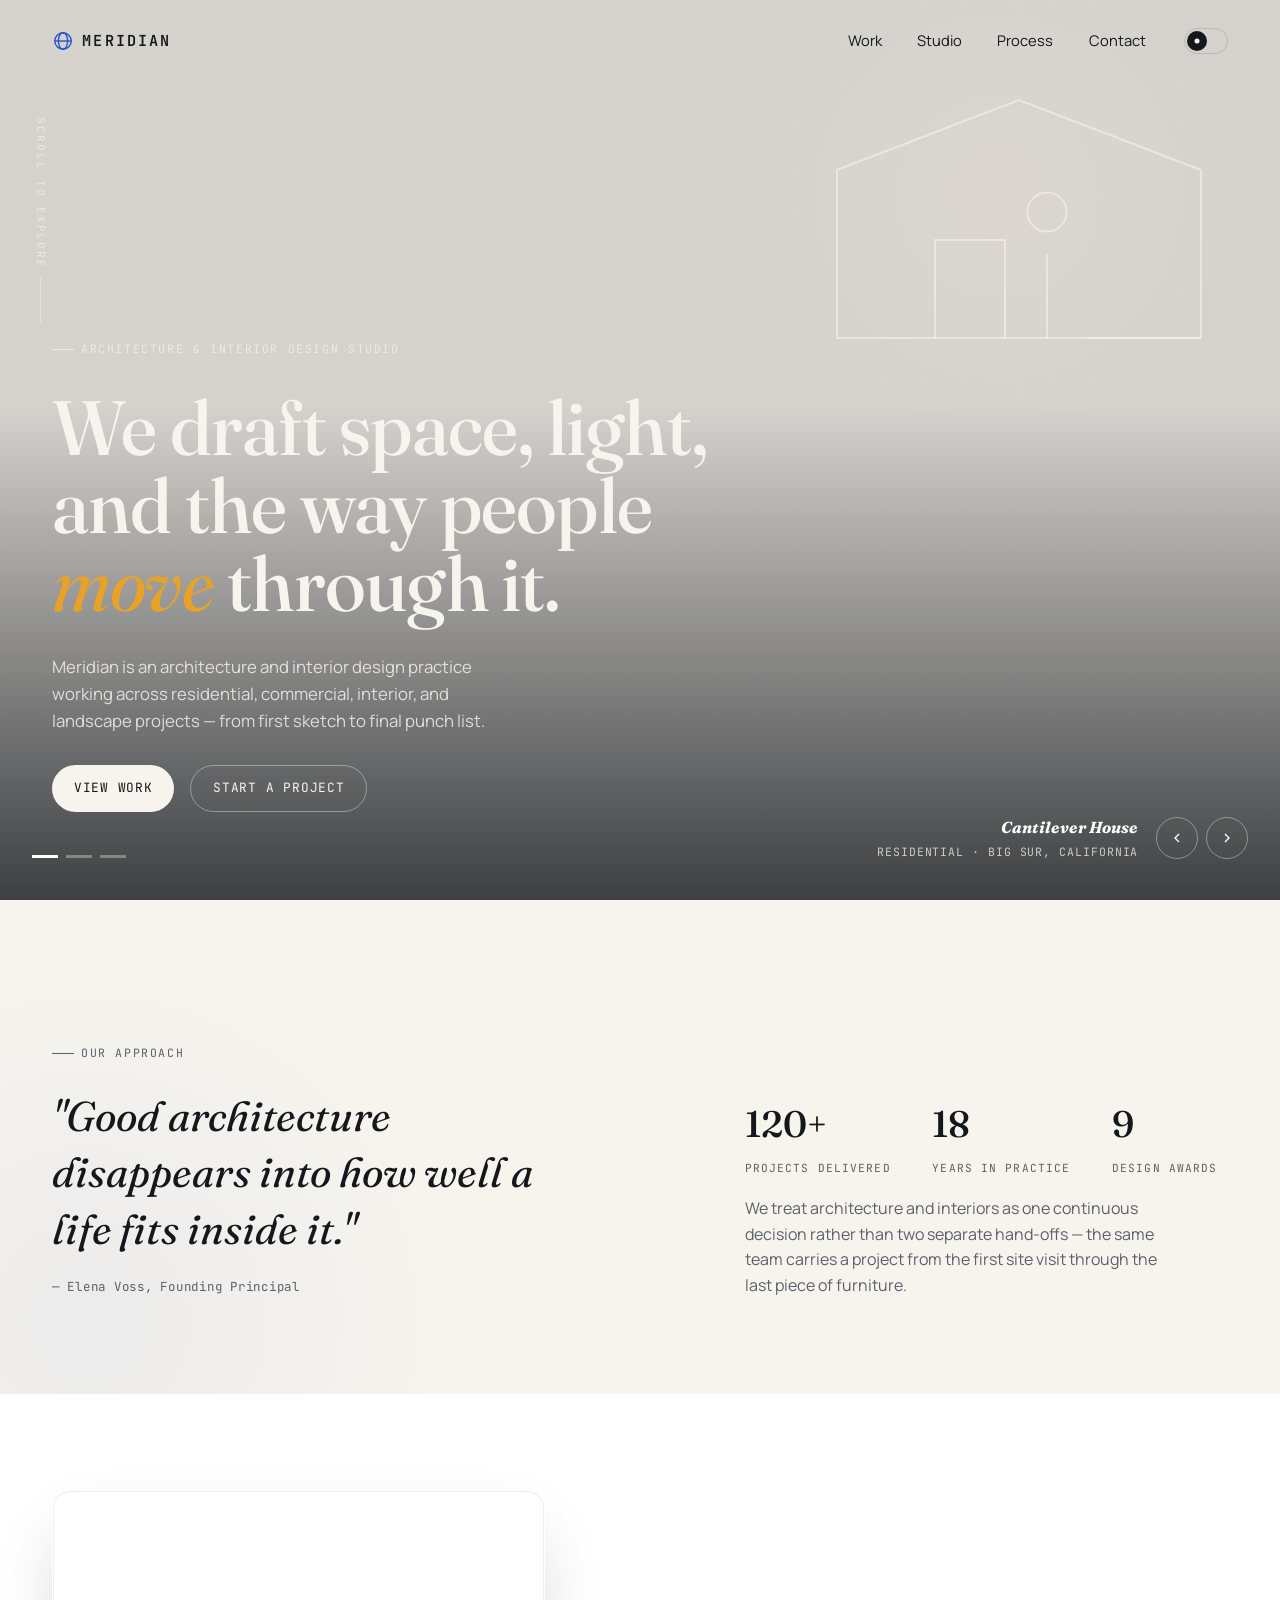
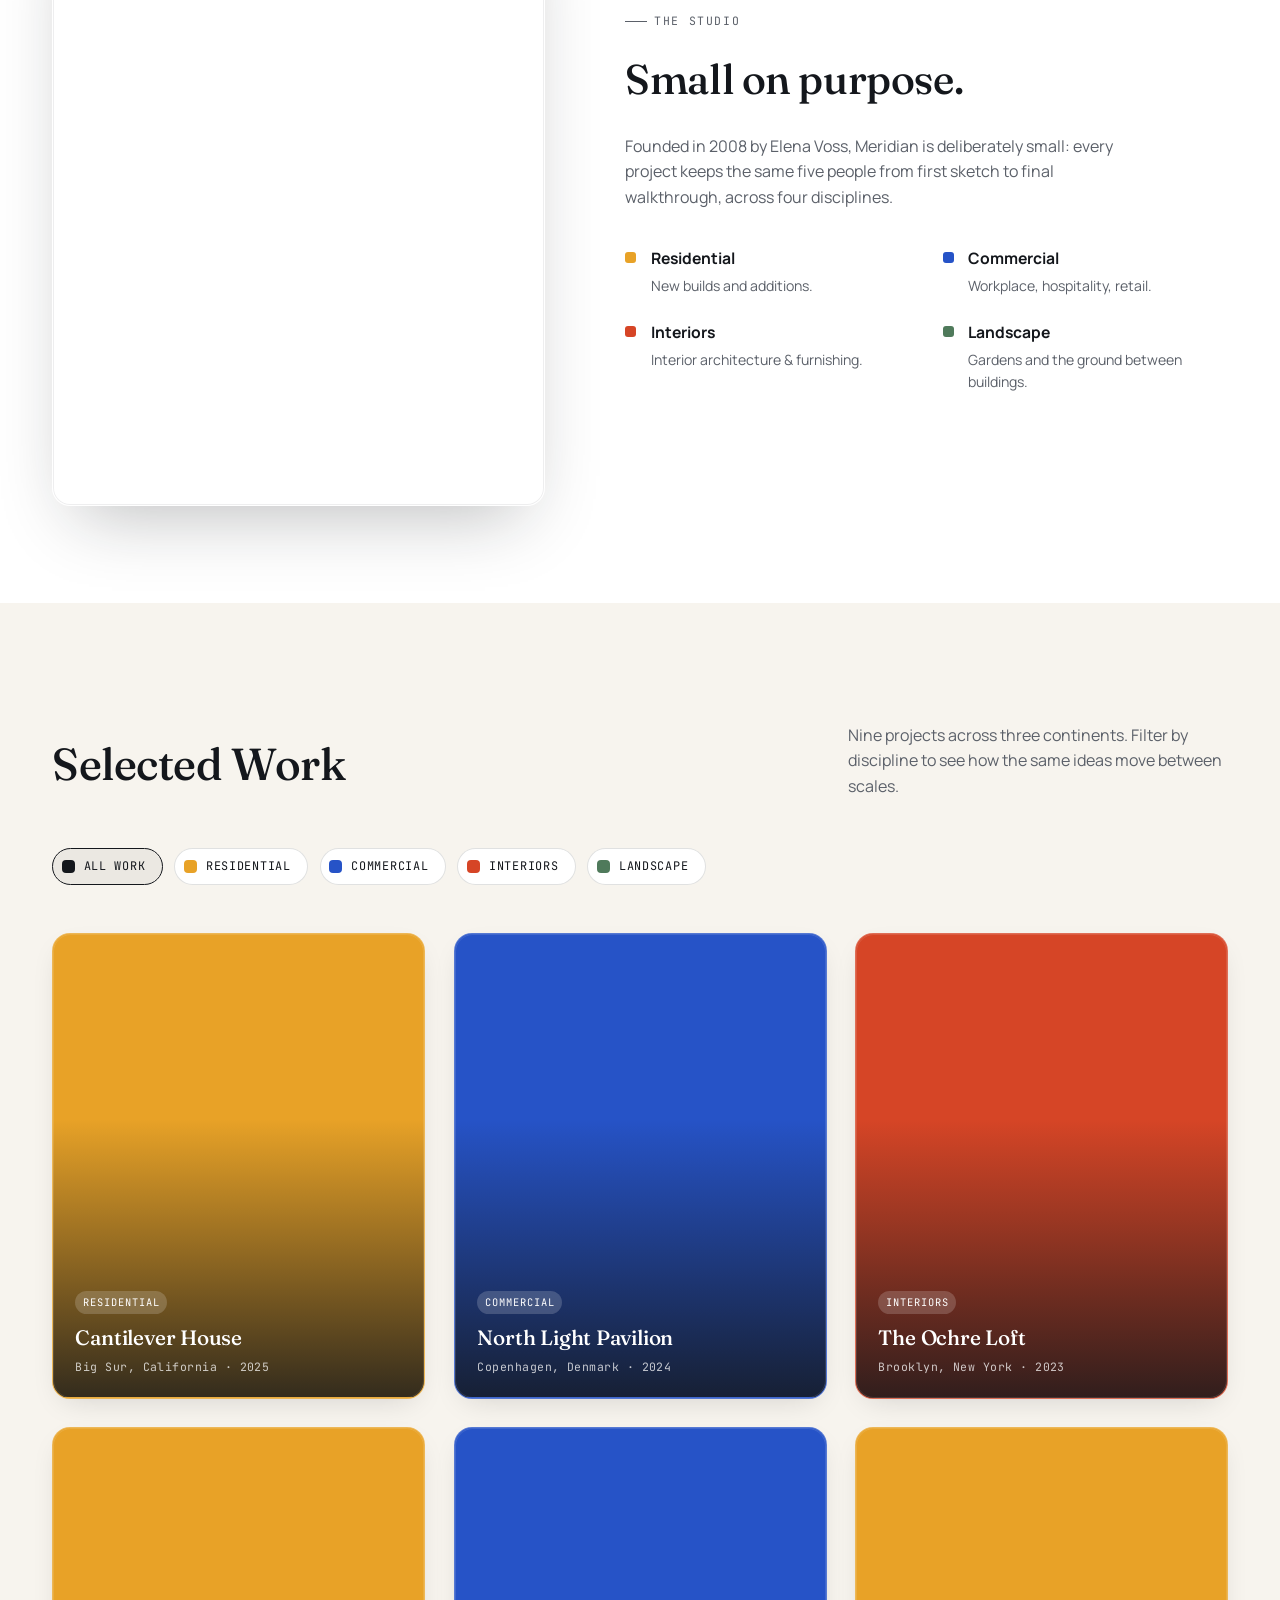
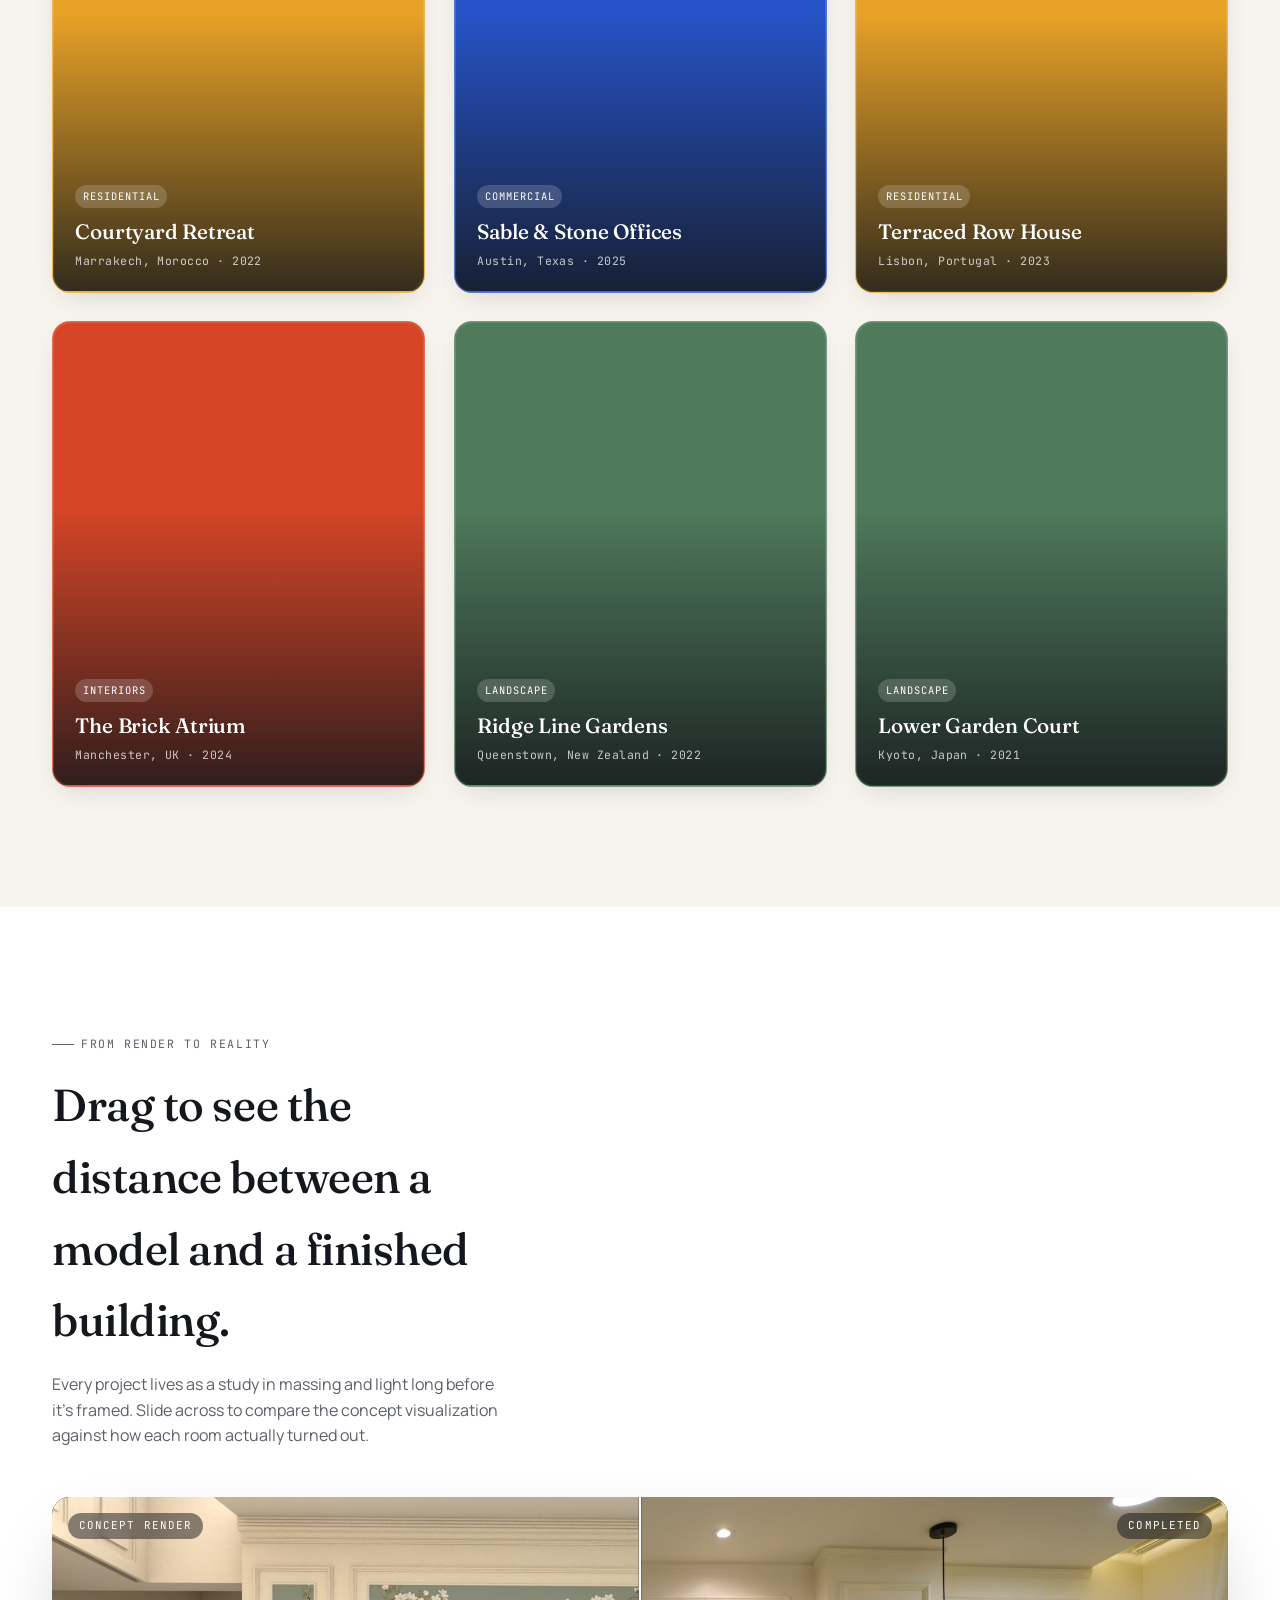
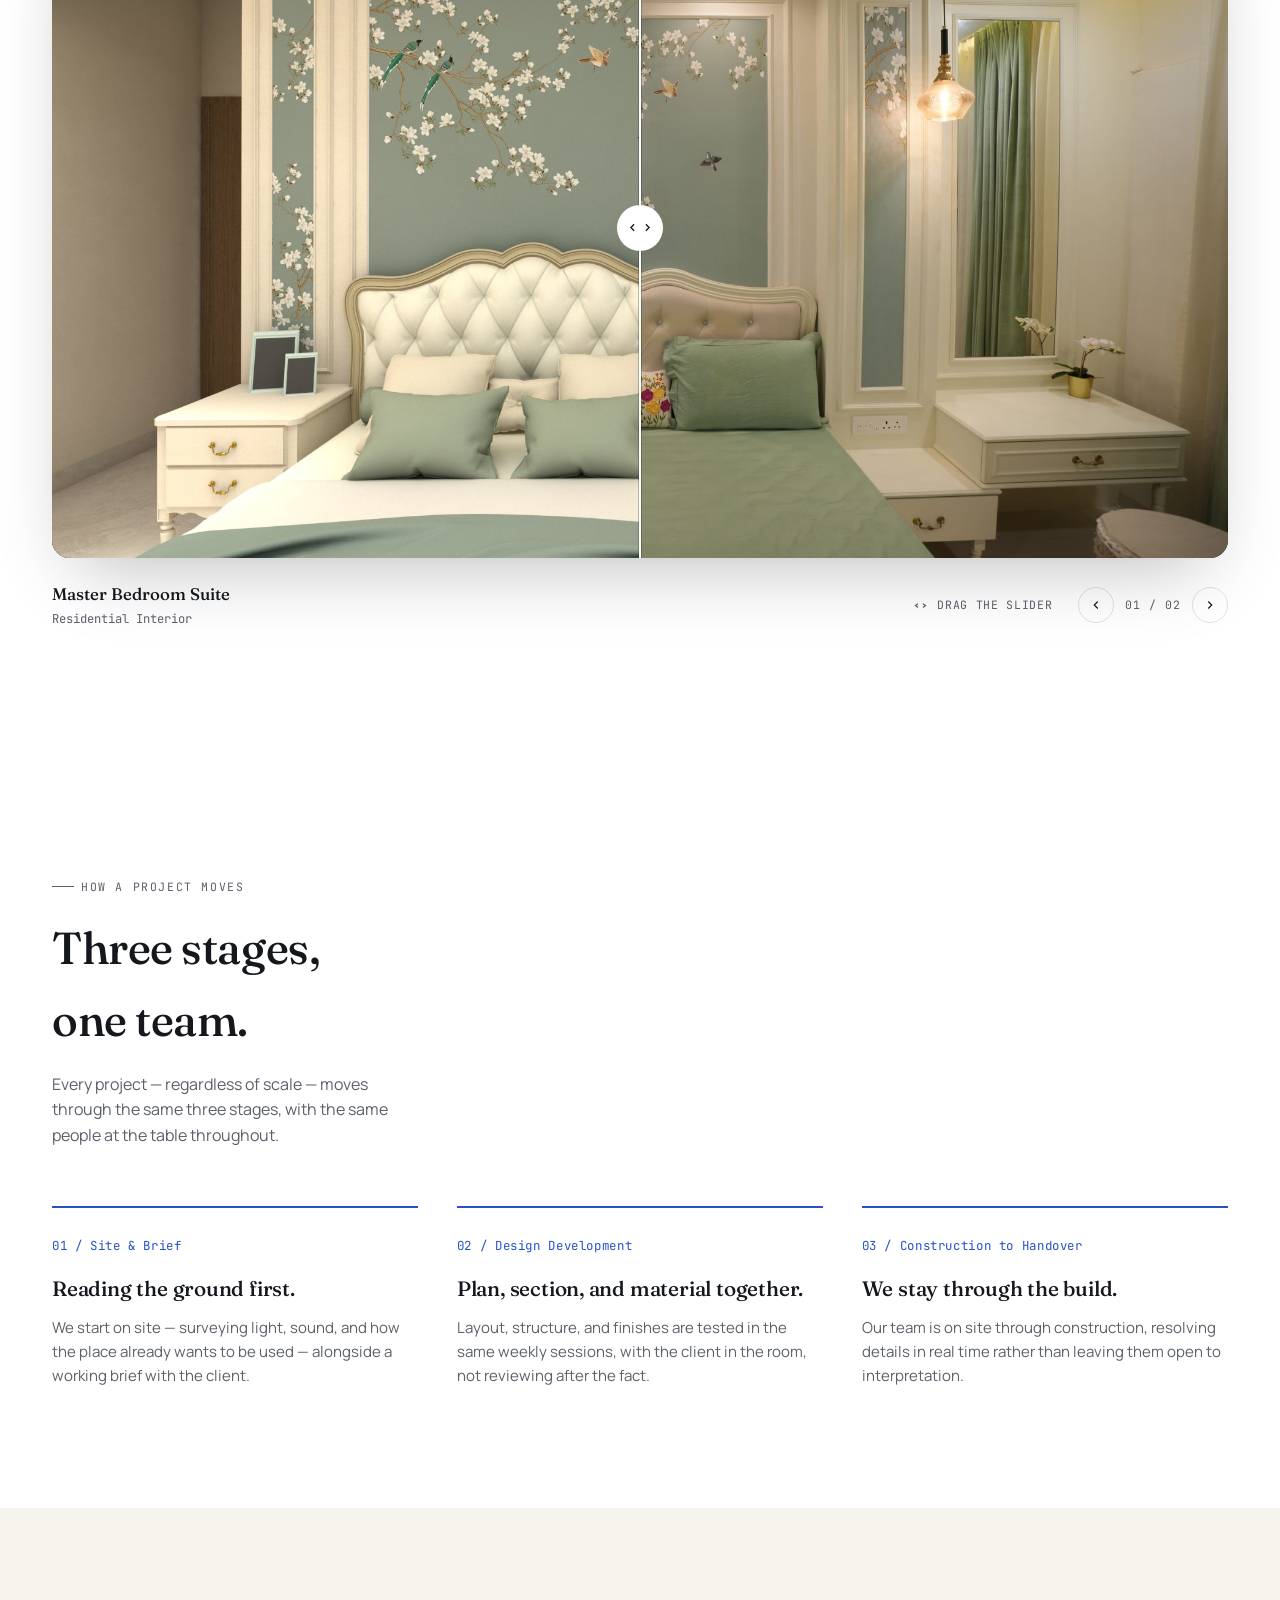
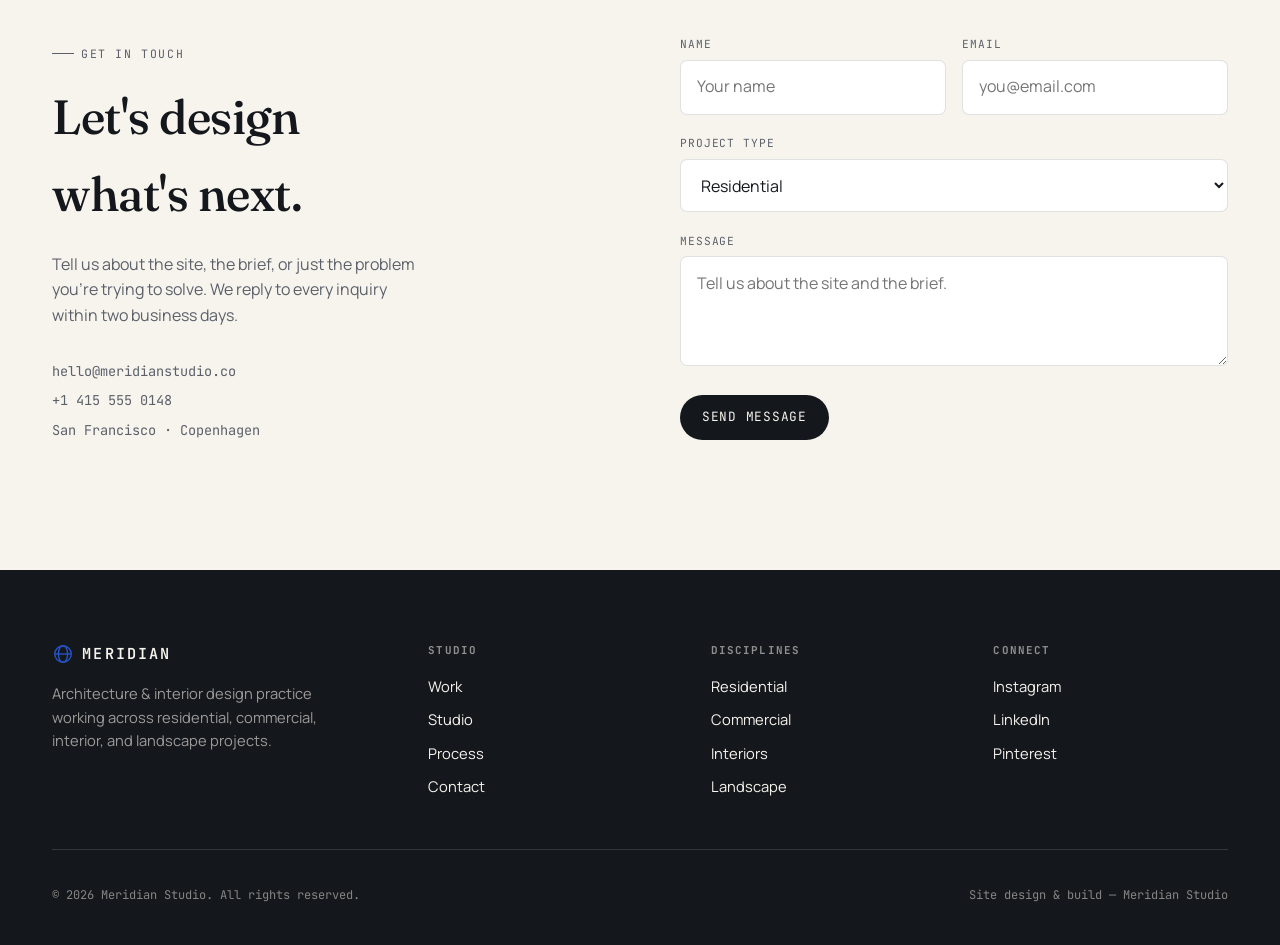
<file: meridian-studio-portfolio.html>
<!DOCTYPE html>
<html lang="en">
<head>
<meta charset="UTF-8">
<meta name="viewport" content="width=device-width, initial-scale=1.0">
<title>Meridian Studio — Architecture &amp; Interior Design</title>
<meta name="description" content="Meridian Studio is an architecture and interior design practice working across residential, commercial, interior, and landscape projects.">
<link rel="icon" href="data:image/svg+xml,%3Csvg xmlns='http://www.w3.org/2000/svg' viewBox='0 0 100 100'%3E%3Ccircle cx='50' cy='50' r='40' fill='none' stroke='%232653C7' stroke-width='9'/%3E%3Cline x1='50' y1='10' x2='50' y2='90' stroke='%232653C7' stroke-width='9'/%3E%3C/svg%3E">
<link rel="preconnect" href="https://fonts.googleapis.com">
<link rel="preconnect" href="https://fonts.gstatic.com" crossorigin>
<link href="https://fonts.googleapis.com/css2?family=Fraunces:ital,opsz,wght@0,9..144,300;0,9..144,400;0,9..144,500;0,9..144,600;1,9..144,500&family=Manrope:wght@400;500;600;700;800&family=JetBrains+Mono:wght@400;500;600&display=swap" rel="stylesheet">
<style>
/* ============================================================
   0. RESET
============================================================ */
*,*::before,*::after{box-sizing:border-box;margin:0;padding:0;}
html{-webkit-text-size-adjust:100%;}
img,svg{display:block;max-width:100%;}
a{color:inherit;text-decoration:none;}
button,input,textarea,select{font:inherit;color:inherit;background:none;border:none;}
ul{list-style:none;}
button{cursor:pointer;}

/* ============================================================
   1. DESIGN TOKENS
============================================================ */
:root{
  --porcelain:#F7F4EE;
  --paper:#FFFFFF;
  --ink:#14171C;
  --ink-soft:#5B6069;
  --line:rgba(20,23,27,.13);
  --amber:#E8A227;   /* Residential */
  --blue:#2653C7;    /* Commercial  */
  --rust:#D64526;    /* Interiors   */
  --sage:#4F7A5B;    /* Landscape   */
  --shadow-lg:0 30px 70px -25px rgba(20,23,27,.30);
  --shadow-sm:0 10px 30px -12px rgba(20,23,27,.18);
  --radius-s:7px;
  --radius-m:18px;
  --radius-l:26px;
  --header-h:82px;
  --font-display:'Fraunces', Georgia, serif;
  --font-body:'Manrope', -apple-system, BlinkMacSystemFont, sans-serif;
  --font-mono:'JetBrains Mono', 'Courier New', monospace;
  --ease:cubic-bezier(.25,.8,.35,1);
}
[data-theme="dark"]{
  --porcelain:#12141A;
  --paper:#1B1F27;
  --ink:#F2EFE8;
  --ink-soft:#9CA1AB;
  --line:rgba(242,239,232,.13);
  --amber:#F2B546;
  --blue:#5C82EE;
  --rust:#ED6444;
  --sage:#75AC80;
  --shadow-lg:0 30px 70px -25px rgba(0,0,0,.6);
  --shadow-sm:0 10px 30px -12px rgba(0,0,0,.5);
}

/* ============================================================
   2. BASE
============================================================ */
body{
  background:var(--porcelain);
  background-image:radial-gradient(circle at 7% 18%, rgba(38,83,199,.055), transparent 22rem),radial-gradient(circle at 94% 72%, rgba(232,162,39,.07), transparent 25rem);
  color:var(--ink);
  font-family:var(--font-body);
  font-size:16px;
  line-height:1.6;
  transition:background .5s var(--ease), color .5s var(--ease);
  overflow-x:hidden;
}
::selection{background:var(--blue);color:#fff;}
@media (prefers-reduced-motion:no-preference){
  html{scroll-behavior:smooth;}
}
section{scroll-margin-top:var(--header-h);}
.wrap{max-width:1240px;margin:0 auto;padding-inline:32px;}
h1,h2,h3{font-family:var(--font-display);font-weight:500;letter-spacing:-.01em;}
.eyebrow{
  font-family:var(--font-mono);
  font-size:.72rem;
  letter-spacing:.14em;
  text-transform:uppercase;
  color:var(--ink-soft);
  display:inline-flex;align-items:center;gap:.6em;
}
.eyebrow::before{content:"";width:22px;height:1px;background:currentColor;display:inline-block;}
.btn{
  display:inline-flex;align-items:center;gap:.6em;
  padding:.95em 1.7em;
  border-radius:999px;
  font-family:var(--font-mono);
  font-size:.8rem;
  letter-spacing:.06em;
  text-transform:uppercase;
  transition:transform .35s var(--ease), background .3s ease, color .3s ease, box-shadow .3s ease;
  white-space:nowrap;
}
.btn-solid{background:var(--ink);color:var(--porcelain);}
.btn-solid:hover{transform:translateY(-2px);box-shadow:var(--shadow-sm);}
.btn-ghost{border:1px solid var(--line);color:var(--ink);}
.btn-ghost:hover{border-color:var(--ink);transform:translateY(-2px);}
:focus-visible{outline:2px solid var(--blue);outline-offset:3px;}
.skip-link{position:fixed;top:12px;left:12px;z-index:1000;padding:.7em 1em;border-radius:999px;background:var(--ink);color:var(--porcelain);font-family:var(--font-mono);font-size:.76rem;transform:translateY(-180%);transition:transform .2s ease;}
.skip-link:focus{transform:none;}

/* reveal-on-scroll */
[data-reveal]{opacity:0;transform:translate3d(0,calc(28px + var(--scroll-shift, 0px)),0);transition:opacity .8s var(--ease), transform .8s var(--ease);}
[data-reveal].is-visible{opacity:1;transform:translate3d(0,var(--scroll-shift, 0px),0);}
[data-reveal="fade"]{transform:translate3d(0,var(--scroll-shift, 0px),0);}
[data-reveal] .eyebrow::before{transform:scaleX(0);transform-origin:left;transition:transform .7s var(--ease) .1s;}
[data-reveal].is-visible .eyebrow::before{transform:scaleX(1);}
[data-reveal][style*="--reveal-delay"]{transition-delay:var(--reveal-delay);}
@media (prefers-reduced-motion:reduce){
  [data-reveal]{opacity:1;transform:none;transition:none;}
}

/* blueprint line-draw symbol, reused via <use> */
.blueprint-svg{width:100%;height:100%;overflow:visible;}
.blueprint-svg path,.blueprint-svg line,.blueprint-svg circle{
  fill:none;stroke:currentColor;stroke-width:1.4;
  stroke-dasharray:600;stroke-dashoffset:600;
}
.blueprint-svg.draw-in path,.blueprint-svg.draw-in line,.blueprint-svg.draw-in circle{
  animation:draw 2.2s var(--ease) forwards;
}
.blueprint-svg.draw-in path:nth-child(2){animation-delay:.15s;}
.blueprint-svg.draw-in path:nth-child(3){animation-delay:.3s;}
.blueprint-svg.draw-in line{animation-delay:.45s;}
.blueprint-svg.draw-in circle{animation-delay:.6s;}
@keyframes draw{to{stroke-dashoffset:0;}}
@media (prefers-reduced-motion:reduce){
  .blueprint-svg path,.blueprint-svg line,.blueprint-svg circle{stroke-dashoffset:0;animation:none;}
}

/* ============================================================
   3. SCROLL PROGRESS
============================================================ */
.progress-track{position:fixed;top:0;left:0;width:100%;height:3px;z-index:400;background:transparent;}
.progress-bar{
  height:100%;width:0%;
  background:linear-gradient(90deg,var(--amber),var(--blue),var(--rust),var(--sage));
  transition:width .1s linear;
}

/* ============================================================
   4. HEADER
============================================================ */
header{
  position:fixed;top:0;left:0;width:100%;z-index:300;
  height:var(--header-h);
  display:flex;align-items:center;
  transition:background .4s ease, box-shadow .4s ease, height .3s ease, top .4s var(--ease), left .4s var(--ease), width .4s var(--ease), border-radius .4s var(--ease);
}
header.is-scrolled{
  top:12px;left:16px;width:calc(100% - 32px);
  background:rgba(247,244,238,.78);
  backdrop-filter:blur(18px) saturate(150%);
  -webkit-backdrop-filter:blur(18px) saturate(150%);
  border:1px solid rgba(255,255,255,.55);border-radius:16px;
  box-shadow:0 12px 32px -22px rgba(20,23,27,.45),inset 0 1px 0 rgba(255,255,255,.6);
  height:68px;
}
[data-theme="dark"] header.is-scrolled{background:rgba(18,20,26,.72);border-color:rgba(255,255,255,.08);box-shadow:0 12px 32px -22px rgba(0,0,0,.75),inset 0 1px 0 rgba(255,255,255,.07);}
header .wrap{display:flex;align-items:center;justify-content:space-between;width:100%;}
.logo{display:flex;align-items:center;gap:.55em;font-family:var(--font-mono);font-size:.95rem;letter-spacing:.14em;font-weight:600;}
.logo svg{width:22px;height:22px;color:var(--blue);}
nav.primary-nav{display:flex;align-items:center;gap:2.4rem;}
.nav-links{display:flex;gap:2.2rem;font-size:.92rem;}
.nav-links a{position:relative;padding:.3em 0;}
.nav-links a::after{
  content:"";position:absolute;left:0;bottom:-2px;width:0;height:1.5px;background:var(--blue);
  transition:width .3s var(--ease);
}
.nav-links a:hover::after{width:100%;}
.nav-cta{display:flex;align-items:center;gap:1rem;}

.theme-toggle{
  width:44px;height:26px;border-radius:999px;border:1px solid var(--line);
  position:relative;flex-shrink:0;
}
.theme-toggle .knob{
  position:absolute;top:2px;left:2px;width:20px;height:20px;border-radius:50%;
  background:var(--ink);transition:transform .4s var(--ease), background .4s ease;
  display:flex;align-items:center;justify-content:center;
}
.theme-toggle .knob svg{width:12px;height:12px;color:var(--porcelain);}
[data-theme="dark"] .theme-toggle .knob{transform:translateX(18px);}

.menu-toggle{display:none;flex-direction:column;gap:5px;width:26px;}
.menu-toggle span{height:2px;width:100%;background:var(--ink);transition:transform .3s ease, opacity .3s ease;}

/* ============================================================
   5. HERO
============================================================ */
.hero{
  position:relative;height:100vh;min-height:640px;overflow:hidden;
  display:flex;align-items:flex-end;
}
.hero-slide{
  position:absolute;inset:0;
  background-size:cover;background-position:center;
  opacity:0;transform:translate3d(0,var(--hero-shift,0px),0) scale(1.08);
  transition:opacity 1.15s var(--ease), transform 6s linear;
  will-change:transform;
}
.hero-slide.is-active{opacity:1;transform:translate3d(0,var(--hero-shift,0px),0) scale(1);z-index:1;animation:hero-scale 9s var(--ease) both;}
.hero::before{
  content:"";position:absolute;inset:0;z-index:2;
  background:linear-gradient(180deg, rgba(20,23,27,.15) 0%, rgba(20,23,27,.15) 45%, rgba(20,23,27,.82) 100%);
}
.hero::after{
  content:"";position:absolute;inset:0;z-index:2;pointer-events:none;
  background:linear-gradient(115deg,rgba(247,244,238,.12) 0 1px,transparent 1px 16%),radial-gradient(circle at 78% 22%,rgba(232,162,39,.24),transparent 20%);
  background-size:42px 42px,100% 100%;opacity:.62;mix-blend-mode:screen;
  animation:hero-sheen 14s ease-in-out infinite alternate;
}
.hero-blueprint{position:absolute;top:8%;right:4%;width:min(38vw,420px);height:auto;z-index:2;color:rgba(247,244,238,.55);pointer-events:none;animation:blueprint-drift 11s ease-in-out infinite;}
.hero-content{position:relative;z-index:3;width:100%;padding-bottom:5.5rem;color:#F7F4EE;}
.hero-content .wrap{display:flex;flex-direction:column;gap:1.9rem;}
.hero-content .wrap > *{animation:hero-rise .9s var(--ease) both;}
.hero-content .wrap > :nth-child(1){animation-delay:.16s;}
.hero-content .wrap > :nth-child(2){animation-delay:.28s;}
.hero-content .wrap > :nth-child(3){animation-delay:.42s;}
.hero-content .wrap > :nth-child(4){animation-delay:.56s;}
.hero-eyebrow{color:rgba(247,244,238,.7);}
.hero-title{
  font-size:clamp(2.6rem, 6vw, 5.2rem);
  line-height:1.02;
  max-width:16ch;
  font-weight:500;
}
.hero-title em{font-style:italic;font-weight:400;color:var(--amber);}
.hero-sub{max-width:46ch;font-size:1.05rem;color:rgba(247,244,238,.82);}
.hero-actions{display:flex;gap:1rem;flex-wrap:wrap;}
.hero-actions .btn-solid{background:#F7F4EE;color:#14171C;}
.hero-actions .btn-ghost{border-color:rgba(247,244,238,.4);color:#F7F4EE;}

.hero-controls{
  position:absolute;bottom:2.4rem;right:32px;z-index:4;
  display:flex;align-items:center;gap:1.1rem;
}
.hero-caption{font-family:var(--font-mono);font-size:.72rem;letter-spacing:.08em;color:rgba(247,244,238,.75);text-align:right;text-transform:uppercase;min-width:180px;}
.hero-caption b{display:block;font-family:var(--font-display);font-style:italic;font-size:1rem;color:#fff;letter-spacing:0;text-transform:none;margin-bottom:.15em;}
.hero-arrows{display:flex;gap:.5rem;}
.hero-arrow{
  width:42px;height:42px;border-radius:50%;border:1px solid rgba(247,244,238,.4);
  display:flex;align-items:center;justify-content:center;color:#fff;
  transition:background .3s ease, border-color .3s ease;
}
.hero-arrow:hover{background:rgba(247,244,238,.15);border-color:#fff;transform:translateY(-2px);}
.hero-arrow svg{width:16px;height:16px;}
.hero-dots{position:absolute;left:32px;bottom:2.6rem;z-index:4;display:flex;gap:.5rem;}
.hero-dots button{position:relative;width:26px;height:3px;background:rgba(247,244,238,.35);overflow:hidden;transition:background .3s ease,transform .3s var(--ease);}
.hero-dots button:hover{transform:scaleX(1.15);}
.hero-dots button::after{content:"";position:absolute;inset:0;transform:translateX(-105%);background:#fff;}
.hero-dots button.is-active{background:rgba(247,244,238,.45);}
.hero-dots button.is-active::after{animation:dot-progress 6.5s linear both;}
.scroll-cue{
  position:absolute;left:32px;top:calc(var(--header-h) + 2.2rem);z-index:4;
  writing-mode:vertical-rl;color:rgba(247,244,238,.65);
  font-family:var(--font-mono);font-size:.68rem;letter-spacing:.18em;text-transform:uppercase;
  display:flex;align-items:center;gap:.7em;
}
.scroll-cue::after{content:"";width:1px;height:46px;background:rgba(247,244,238,.5);}
.scroll-cue{animation:cue-float 2.8s ease-in-out infinite;}

/* ============================================================
   6. STATEMENT
============================================================ */
.statement{padding:8.5rem 0 6rem;}
.statement blockquote{
  font-family:var(--font-display);font-style:italic;font-weight:400;
  font-size:clamp(1.6rem, 3.4vw, 2.6rem);
  line-height:1.35;max-width:20ch;
  margin:1.6rem 0 1rem;
}
.statement cite{font-style:normal;font-family:var(--font-mono);font-size:.78rem;letter-spacing:.06em;color:var(--ink-soft);}
.statement-grid{display:grid;grid-template-columns:1.3fr 1fr;gap:4rem;align-items:end;}
.statement-copy p{max-width:42ch;color:var(--ink-soft);margin-top:1rem;}
.stat-row{display:flex;gap:2.6rem;flex-wrap:wrap;}
.stat b{display:block;font-family:var(--font-display);font-size:2.3rem;font-weight:500;}
.stat span{font-family:var(--font-mono);font-size:.7rem;letter-spacing:.1em;text-transform:uppercase;color:var(--ink-soft);}

/* ============================================================
   7. STUDIO / ABOUT
============================================================ */
.studio{padding:6rem 0;background:var(--paper);transition:background .5s var(--ease);}
.studio-grid{display:grid;grid-template-columns:.9fr 1.1fr;gap:5rem;align-items:center;}
.studio-image{position:relative;isolation:isolate;overflow:hidden;aspect-ratio:4/5;border-radius:var(--radius-m);background-size:cover;background-position:center;box-shadow:var(--shadow-lg);will-change:transform;}
.studio-image::before{content:"";position:absolute;inset:0;z-index:1;pointer-events:none;background:linear-gradient(110deg,transparent 33%,rgba(255,255,255,.26) 48%,transparent 63%);transform:translateX(-135%) skewX(-18deg);animation:image-sweep 9s var(--ease) 1.8s infinite;}
.studio-image::after{content:"";position:absolute;inset:0;z-index:1;pointer-events:none;border:1px solid rgba(255,255,255,.35);border-radius:inherit;box-shadow:inset 0 0 0 1px rgba(20,23,27,.07);}
.studio-text h2{font-size:clamp(1.9rem,3.4vw,2.6rem);margin-bottom:1.3rem;max-width:14ch;}
.studio-text > p{color:var(--ink-soft);max-width:52ch;margin-bottom:2.2rem;}
.capability-list{display:grid;grid-template-columns:1fr 1fr;gap:1.4rem 2rem;}
.capability{display:flex;gap:.9rem;}
.cap-dot{width:11px;height:11px;border-radius:3px;margin-top:.4em;flex-shrink:0;}
.capability h4{font-family:var(--font-body);font-size:.98rem;font-weight:700;margin-bottom:.25em;}
.capability p{font-size:.88rem;color:var(--ink-soft);}

/* ============================================================
   8. GALLERY + FILTERS
============================================================ */
.gallery{padding:7.5rem 0;}
.gallery-head{display:flex;justify-content:space-between;align-items:flex-end;gap:2rem;margin-bottom:3rem;flex-wrap:wrap;}
.gallery-head h2{font-size:clamp(1.9rem,3.6vw,2.8rem);max-width:12ch;}
.gallery-head p{color:var(--ink-soft);max-width:38ch;}

.filter-bar{display:flex;flex-wrap:wrap;gap:.7rem;margin-bottom:3rem;}
.filter-chip{
  --chip:var(--ink);
  display:inline-flex;align-items:center;gap:.55rem;
  padding:.5rem 1.05rem .5rem .55rem;
  border-radius:999px;border:1px solid var(--line);
  background:var(--paper);
  font-family:var(--font-mono);font-size:.74rem;letter-spacing:.06em;text-transform:uppercase;
  transition:border-color .3s ease, background .3s ease, transform .3s ease;
}
.filter-chip:hover{transform:translateY(-2px);}
.filter-chip .dot{width:13px;height:13px;border-radius:4px;background:var(--chip);}
.filter-chip[data-filter="residential"]{--chip:var(--amber);}
.filter-chip[data-filter="commercial"]{--chip:var(--blue);}
.filter-chip[data-filter="interiors"]{--chip:var(--rust);}
.filter-chip[data-filter="landscape"]{--chip:var(--sage);}
.filter-chip.is-active{border-color:var(--chip);background:rgba(20,23,27,.05);}
[data-theme="dark"] .filter-chip.is-active{background:rgba(242,239,232,.08);}

.project-grid{
  display:grid;grid-template-columns:repeat(3,1fr);gap:1.8rem;
}
.project-card{
  --accent:var(--ink);
  position:relative;isolation:isolate;border:1px solid rgba(255,255,255,.22);border-radius:var(--radius-m);overflow:hidden;
  background:var(--accent);
  cursor:pointer;transition:opacity .4s ease, transform .35s var(--ease), box-shadow .4s ease;
  box-shadow:var(--shadow-sm);
  will-change:transform;
}
.project-card::before{content:"";position:absolute;inset:0;z-index:1;pointer-events:none;background:radial-gradient(circle at var(--pointer-x,50%) var(--pointer-y,35%),rgba(255,255,255,.3),transparent 34%);opacity:0;transition:opacity .35s ease;}
.project-card::after{content:"";position:absolute;inset:0;z-index:3;pointer-events:none;border:1px solid rgba(255,255,255,.26);border-radius:inherit;opacity:.45;transition:opacity .35s ease;}
.project-card:hover{transform:translateY(-8px);box-shadow:0 26px 50px -25px rgba(20,23,27,.52);}
.project-card:hover::before{opacity:1;}
.project-card:hover::after{opacity:.9;}
.project-card.card-hidden{opacity:0;transform:scale(.9)!important;pointer-events:none;position:absolute;visibility:hidden;}
.project-card[data-category="residential"]{--accent:var(--amber);}
.project-card[data-category="commercial"]{--accent:var(--blue);}
.project-card[data-category="interiors"]{--accent:var(--rust);}
.project-card[data-category="landscape"]{--accent:var(--sage);}

.card-media{aspect-ratio:4/5;background-size:cover;background-position:center;position:relative;transition:transform .8s cubic-bezier(.2,.7,.2,1),filter .6s ease;}
.project-card:hover .card-media{transform:scale(1.075);filter:saturate(1.08);}
.card-media::after{
  content:"";position:absolute;inset:0;
  background:linear-gradient(180deg, rgba(20,23,27,0) 40%, rgba(20,23,27,.85) 100%);
}
.card-blueprint{position:absolute;top:14px;right:14px;width:64px;height:64px;color:#fff;opacity:0;transition:opacity .4s ease;z-index:2;}
.project-card:hover .card-blueprint{opacity:.85;}
.card-body{position:absolute;left:0;right:0;bottom:0;padding:1.3rem 1.4rem;color:#fff;z-index:2;}
.card-body > *{transition:transform .45s var(--ease),opacity .45s var(--ease);}
.project-card:hover .card-body > *{transform:translateY(-3px);}
.project-card:hover .card-body > :nth-child(2){transition-delay:.035s;}
.project-card:hover .card-body > :nth-child(3){transition-delay:.07s;}
.card-tag{
  display:inline-block;font-family:var(--font-mono);font-size:.65rem;letter-spacing:.1em;text-transform:uppercase;
  padding:.28em .7em;border-radius:999px;background:rgba(255,255,255,.18);backdrop-filter:blur(6px);
  margin-bottom:.7em;
}
.card-body h3{font-size:1.3rem;font-weight:500;margin-bottom:.2em;}
.card-meta{font-family:var(--font-mono);font-size:.72rem;letter-spacing:.04em;color:rgba(255,255,255,.75);}
.card-view{
  position:absolute;top:14px;left:14px;width:34px;height:34px;border-radius:50%;
  background:rgba(255,255,255,.16);backdrop-filter:blur(6px);
  display:flex;align-items:center;justify-content:center;color:#fff;z-index:2;
  opacity:0;transform:translateY(-6px);transition:opacity .3s ease, transform .3s ease;
}
.project-card:hover .card-view{opacity:1;transform:none;}
.card-view svg{width:15px;height:15px;}

/* ============================================================
   9. LIGHTBOX
============================================================ */
.lightbox{
  position:fixed;inset:0;z-index:500;
  display:flex;align-items:center;justify-content:center;
  padding:5vh 4vw;
  background:rgba(10,11,14,.88);
  opacity:0;visibility:hidden;transition:opacity .35s ease, visibility 0s linear .35s;
}
.lightbox.is-open{opacity:1;visibility:visible;transition:opacity .35s ease;}
.lightbox-inner{
  background:var(--paper);color:var(--ink);border-radius:var(--radius-m);
  width:100%;max-width:1040px;max-height:88vh;overflow:auto;
  display:grid;grid-template-columns:1.2fr 1fr;
  transform:translateY(20px);transition:transform .4s var(--ease);
}
.lightbox.is-open .lightbox-inner{transform:none;}
.lb-media{position:relative;background:var(--ink);min-height:340px;}
.lb-slides{position:absolute;inset:0;}
.lb-slide{position:absolute;inset:0;background-size:cover;background-position:center;opacity:0;transform:scale(1.045);transition:opacity .5s ease,transform .8s var(--ease);}
.lb-slide.is-active{opacity:1;transform:scale(1);}
.lb-arrows{position:absolute;bottom:16px;right:16px;display:flex;gap:.5rem;z-index:2;}
.lb-arrow{width:38px;height:38px;border-radius:50%;background:rgba(20,23,27,.45);color:#fff;display:flex;align-items:center;justify-content:center;}
.lb-arrow:hover{background:rgba(20,23,27,.7);}
.lb-arrow svg{width:15px;height:15px;}
.lb-dots{position:absolute;bottom:16px;left:16px;display:flex;gap:.4rem;z-index:2;}
.lb-dots button{width:18px;height:3px;background:rgba(255,255,255,.4);}
.lb-dots button.is-active{background:#fff;}
.lb-info{padding:2.4rem;display:flex;flex-direction:column;}
.lb-tag{align-self:flex-start;font-family:var(--font-mono);font-size:.68rem;letter-spacing:.1em;text-transform:uppercase;padding:.3em .8em;border-radius:999px;margin-bottom:1.1rem;color:#fff;}
.lb-info h3{font-size:1.8rem;margin-bottom:.6rem;}
.lb-info p.desc{color:var(--ink-soft);margin-bottom:1.6rem;}
.lb-specs{display:grid;grid-template-columns:1fr 1fr;gap:1rem 1.4rem;margin-top:auto;padding-top:1.6rem;border-top:1px solid var(--line);}
.lb-specs div span{display:block;font-family:var(--font-mono);font-size:.65rem;letter-spacing:.1em;text-transform:uppercase;color:var(--ink-soft);margin-bottom:.3em;}
.lb-specs div b{font-family:var(--font-mono);font-size:.92rem;font-weight:500;}
.lb-close{
  position:fixed;top:5vh;right:4vw;transform:translateY(-56px);
  width:44px;height:44px;border-radius:50%;background:rgba(255,255,255,.12);color:#fff;
  display:flex;align-items:center;justify-content:center;z-index:2;
}
.lb-close svg{width:18px;height:18px;}

/* ============================================================
   9B. RENDER / REALITY COMPARE SLIDER
============================================================ */
.compare{padding:7.5rem 0;background:var(--paper);transition:background .5s var(--ease);}
.compare-head{max-width:46ch;margin-bottom:3rem;}
.compare-head h2{font-size:clamp(1.9rem,3.6vw,2.8rem);margin:1rem 0 1rem;max-width:20ch;}
.compare-head p{color:var(--ink-soft);}
.compare-frame{display:flex;flex-direction:column;gap:1.4rem;}
.compare-stage{transition:opacity .3s var(--ease);}
.compare-slider{
  --pos:0%;
  position:relative;width:100%;aspect-ratio:16/9;
  border-radius:var(--radius-m);overflow:hidden;box-shadow:var(--shadow-lg);
  background:var(--ink);user-select:none;
}
.compare-media{position:absolute;inset:0;background-size:cover;background-position:center;transition:opacity .25s var(--ease);}
.compare-before{clip-path:inset(0 calc(100% - var(--pos)) 0 0);}
.compare-tag{
  position:absolute;top:16px;z-index:2;
  font-family:var(--font-mono);font-size:.68rem;letter-spacing:.1em;text-transform:uppercase;
  padding:.4em 1em;border-radius:999px;color:#fff;background:rgba(20,23,27,.5);backdrop-filter:blur(6px);
  pointer-events:none;transition:opacity .2s var(--ease);
}
.compare-tag-before{left:16px;}
.compare-tag-after{right:16px;}
.compare-handle{
  position:absolute;top:0;bottom:0;left:var(--pos);width:0;z-index:3;
  pointer-events:none;transform:translateX(-50%);
}
.compare-handle::before{
  content:"";position:absolute;top:0;bottom:0;left:50%;width:2px;
  background:#fff;transform:translateX(-50%);box-shadow:0 0 0 1px rgba(20,23,27,.25);
}
.compare-handle-knob{
  position:absolute;top:50%;left:50%;transform:translate(-50%,-50%);
  width:46px;height:46px;border-radius:50%;background:#fff;color:var(--ink);
  display:flex;align-items:center;justify-content:center;gap:2px;box-shadow:var(--shadow-sm);
}
.compare-handle-knob svg{width:13px;height:13px;}
.compare-range{
  position:absolute;inset:0;width:100%;height:100%;z-index:4;margin:0;
  opacity:0;cursor:ew-resize;-webkit-appearance:none;appearance:none;
}
.compare-range::-webkit-slider-thumb{-webkit-appearance:none;width:1px;height:100%;background:transparent;}
.compare-range::-moz-range-thumb{width:1px;height:100%;opacity:0;border:none;background:transparent;}
.compare-range::-moz-range-track{width:100%;height:100%;background:transparent;border:none;}
.compare-caption{display:flex;justify-content:space-between;align-items:center;flex-wrap:wrap;gap:1rem;}
.compare-caption-text b{font-family:var(--font-display);font-weight:500;font-size:1.05rem;}
.compare-caption-text span{display:block;font-family:var(--font-mono);font-size:.76rem;color:var(--ink-soft);margin-top:.2em;}
.compare-caption-right{display:flex;align-items:center;gap:1.6rem;flex-wrap:wrap;}
.compare-hint{
  display:inline-flex;align-items:center;gap:.55rem;font-family:var(--font-mono);
  font-size:.72rem;letter-spacing:.06em;text-transform:uppercase;color:var(--ink-soft);
}
.compare-hint svg{width:15px;height:15px;}
.compare-nav{display:flex;align-items:center;gap:.7rem;}
.compare-arrow{
  width:36px;height:36px;border-radius:50%;border:1px solid var(--line);
  display:flex;align-items:center;justify-content:center;color:var(--ink);flex:none;
  transition:background .3s ease,border-color .3s ease;
}
.compare-arrow:hover{background:var(--porcelain);border-color:var(--ink);}
.compare-arrow svg{width:14px;height:14px;}
.compare-count{font-family:var(--font-mono);font-size:.72rem;letter-spacing:.08em;color:var(--ink-soft);min-width:46px;text-align:center;}
@media (max-width:720px){
  .compare-slider{aspect-ratio:4/5;}
}

/* ============================================================
   10. PROCESS
============================================================ */
.process{padding:7.5rem 0;background:var(--paper);}
.process-head{max-width:34ch;margin-bottom:3.6rem;}
.process-head h2{font-size:clamp(1.9rem,3.6vw,2.8rem);margin-bottom:1rem;}
.process-head p{color:var(--ink-soft);}
.process-grid{display:grid;grid-template-columns:repeat(3,1fr);gap:2.4rem;}
.process-step{padding-top:1.8rem;border-top:1px solid var(--line);position:relative;}
.process-step .num{font-family:var(--font-mono);font-size:.78rem;color:var(--blue);letter-spacing:.05em;display:block;margin-bottom:1rem;}
.process-step h3{font-size:1.3rem;margin-bottom:.7rem;}
.process-step p{color:var(--ink-soft);font-size:.94rem;}

/* ============================================================
   11. CONTACT
============================================================ */
.contact{padding:8rem 0;}
.contact-grid{display:grid;grid-template-columns:1fr 1fr;gap:5rem;}
.contact-copy h2{font-size:clamp(2rem,4vw,3rem);max-width:11ch;margin-bottom:1.2rem;}
.contact-copy p{color:var(--ink-soft);max-width:38ch;margin-bottom:2rem;}
.contact-detail{display:flex;flex-direction:column;gap:.5rem;font-family:var(--font-mono);font-size:.85rem;color:var(--ink-soft);}
.contact-detail a:hover{color:var(--ink);}

.form-wrap{position:relative;}
.form-honeypot{position:absolute!important;left:-10000px!important;width:1px!important;height:1px!important;overflow:hidden!important;}
.form-status{min-height:1.4em;margin-top:.85rem;font-size:.84rem;color:var(--ink-soft);}
.form-status[data-state="error"]{color:var(--rust);}
.form-wrap button[disabled]{cursor:wait;opacity:.7;transform:none;}
.field{margin-bottom:1.3rem;}
.field label{display:block;font-family:var(--font-mono);font-size:.7rem;letter-spacing:.08em;text-transform:uppercase;color:var(--ink-soft);margin-bottom:.5em;}
.field input,.field textarea,.field select{
  width:100%;border:1px solid var(--line);border-radius:var(--radius-s);
  padding:.85em 1em;background:var(--paper);transition:border-color .3s ease;
}
.field input:focus,.field textarea:focus,.field select:focus{border-color:var(--blue);}
.field input:invalid:not(:placeholder-shown),.field textarea:invalid:not(:placeholder-shown){border-color:var(--rust);}
.field textarea{resize:vertical;min-height:110px;}
.two-col{display:grid;grid-template-columns:1fr 1fr;gap:1rem;}
.form-confirm{
  display:none;flex-direction:column;align-items:flex-start;gap:1rem;justify-content:center;height:100%;
  padding:2.4rem;border:1px solid var(--line);border-radius:var(--radius-m);
}
.form-wrap.is-sent .form-confirm{animation:confirmation-in .65s var(--ease) both;}
.form-confirm .dot-mark{width:40px;height:40px;border-radius:50%;background:var(--sage);display:flex;align-items:center;justify-content:center;color:#fff;}
.form-confirm h3{font-size:1.3rem;}
.form-confirm p{color:var(--ink-soft);font-size:.92rem;max-width:34ch;}
.form-wrap.is-sent form{display:none;}
.form-wrap.is-sent .form-confirm{display:flex;}

/* ============================================================
   12. FOOTER
============================================================ */
footer{padding:4.5rem 0 2.5rem;background:var(--ink);color:var(--porcelain);}
[data-theme="dark"] footer{background:#0C0E12;}
.footer-top{display:grid;grid-template-columns:1.4fr 1fr 1fr 1fr;gap:3rem;padding-bottom:3.2rem;margin-bottom:2.2rem;border-bottom:1px solid rgba(247,244,238,.14);}
.footer-brand .logo{color:var(--porcelain);margin-bottom:1rem;}
.footer-brand p{color:rgba(247,244,238,.6);max-width:30ch;font-size:.92rem;}
.footer-col h5{font-family:var(--font-mono);font-size:.68rem;letter-spacing:.1em;text-transform:uppercase;color:rgba(247,244,238,.55);margin-bottom:1rem;}
.footer-col ul{display:flex;flex-direction:column;gap:.6rem;font-size:.92rem;}
.footer-col a:hover{color:var(--amber);}
.footer-bottom{display:flex;justify-content:space-between;align-items:center;flex-wrap:wrap;gap:1rem;font-family:var(--font-mono);font-size:.75rem;color:rgba(247,244,238,.5);}

/* ============================================================
   13. RESPONSIVE
============================================================ */
@media (max-width:980px){
  .statement-grid,.studio-grid,.contact-grid{grid-template-columns:1fr;gap:2.6rem;}
  .studio-image{aspect-ratio:16/9;}
  .project-grid{grid-template-columns:repeat(2,1fr);}
  .footer-top{grid-template-columns:1fr 1fr;}
  .process-grid{grid-template-columns:1fr;gap:2rem;}
  .lightbox-inner{grid-template-columns:1fr;}
  .lb-media{min-height:280px;}
}
@media (max-width:720px){
  .nav-links,.scroll-cue{display:none;}
  .menu-toggle{display:flex;}
  .hero-caption{display:none;}
  .project-grid{grid-template-columns:1fr;}
  .capability-list{grid-template-columns:1fr;}
  .two-col{grid-template-columns:1fr;}
  .footer-top{grid-template-columns:1fr;gap:2rem;}
  nav.primary-nav{position:fixed;top:var(--header-h);left:0;right:0;background:var(--porcelain);
    flex-direction:column;align-items:flex-start;gap:1.5rem;padding:2rem 32px;
    transform:translateY(-8px);opacity:0;visibility:hidden;transition:all .3s ease;box-shadow:var(--shadow-sm);}
  nav.primary-nav.is-open{transform:none;opacity:1;visibility:visible;}
  .nav-links{display:flex;flex-direction:column;gap:1.1rem;}
}

/* ============================================================
   14. MOTION SYSTEM
============================================================ */
.hero-caption.is-updating{animation:caption-rise .42s var(--ease) both;}
.process-step::before{content:"";position:absolute;top:-1px;left:0;width:100%;height:2px;background:var(--blue);transform:scaleX(0);transform-origin:left;transition:transform .75s var(--ease);}
.process-step.is-visible::before{transform:scaleX(1);}
.capability{transition:transform .35s var(--ease);}
.capability:hover{transform:translateX(5px);}
.stat-number{font-variant-numeric:tabular-nums;}
.btn{position:relative;overflow:hidden;isolation:isolate;}
.btn > *{position:relative;z-index:1;}
.btn::after{content:"";position:absolute;top:-35%;bottom:-35%;left:-35%;width:22%;z-index:0;pointer-events:none;background:linear-gradient(90deg,transparent,rgba(255,255,255,.32),transparent);transform:translateX(-310%) skewX(-24deg);transition:transform .72s var(--ease);}
.btn:hover::after{transform:translateX(850%) skewX(-24deg);}
.compare-arrow:hover{transform:translateY(-2px);}
.compare-handle-knob{animation:compare-breathe 2.8s ease-in-out infinite;}
.compare-slider:hover .compare-handle-knob,.compare-slider:focus-within .compare-handle-knob{animation:none;}
@keyframes hero-scale{from{transform:translate3d(0,var(--hero-shift,0px),0) scale(1.09);}to{transform:translate3d(0,var(--hero-shift,0px),0) scale(1);}}
@keyframes hero-rise{from{opacity:0;transform:translateY(24px);}to{opacity:1;transform:none;}}
@keyframes caption-rise{from{opacity:0;transform:translateY(8px);}to{opacity:1;transform:none;}}
@keyframes cue-float{0%,100%{transform:translateY(0);}50%{transform:translateY(8px);}}
@keyframes dot-progress{from{transform:translateX(-105%);}to{transform:translateX(0);}}
@keyframes confirmation-in{from{opacity:0;transform:translateY(14px) scale(.98);}to{opacity:1;transform:none;}}
@keyframes hero-sheen{from{background-position:0 0,0 0;}to{background-position:42px 42px,0 0;}}
@keyframes blueprint-drift{0%,100%{transform:translate3d(0,0,0) rotate(-1deg);}50%{transform:translate3d(-10px,12px,0) rotate(1deg);}}
@keyframes image-sweep{0%,64%{transform:translateX(-135%) skewX(-18deg);}82%,100%{transform:translateX(135%) skewX(-18deg);}}
@keyframes compare-breathe{0%,100%{transform:translate(-50%,-50%) scale(1);}50%{transform:translate(-50%,-50%) scale(1.08);}}
@media (prefers-reduced-motion:reduce){
  .hero-blueprint,.hero::after,.studio-image::before,.compare-handle-knob{animation:none;}
  *,*::before,*::after{animation-duration:.01ms!important;animation-iteration-count:1!important;scroll-behavior:auto!important;transition-duration:.01ms!important;}
}
</style>
</head>
<body>
<a class="skip-link" href="#work">Skip to selected work</a>

<div class="progress-track"><div class="progress-bar" id="progressBar"></div></div>

<!-- ============ HEADER ============ -->
<header id="siteHeader">
  <div class="wrap">
    <a href="#top" class="logo">
      <svg viewBox="0 0 24 24"><circle cx="12" cy="12" r="9" fill="none" stroke="currentColor" stroke-width="1.5"/><path d="M12 3C9 3 7 7 7 12s2 9 5 9 5-4 5-9-2-9-5-9z" fill="none" stroke="currentColor" stroke-width="1.5"/><line x1="3" y1="12" x2="21" y2="12" stroke="currentColor" stroke-width="1.5"/></svg>
      MERIDIAN
    </a>
    <nav class="primary-nav" id="primaryNav">
      <ul class="nav-links">
        <li><a href="#work">Work</a></li>
        <li><a href="#studio">Studio</a></li>
        <li><a href="#process">Process</a></li>
        <li><a href="#contact">Contact</a></li>
      </ul>
      <div class="nav-cta">
        <button class="theme-toggle" id="themeToggle" aria-pressed="false" aria-label="Toggle dark mode">
          <span class="knob">
            <svg viewBox="0 0 24 24" fill="currentColor"><circle cx="12" cy="12" r="5"/></svg>
          </span>
        </button>
      </div>
    </nav>
    <button class="menu-toggle" id="menuToggle" aria-label="Toggle menu" aria-expanded="false">
      <span></span><span></span><span></span>
    </button>
  </div>
</header>

<!-- ============ HERO ============ -->
<section class="hero" id="top">
  <div class="hero-slide is-active" data-eyebrow="Residential" data-title="Cantilever House" data-loc="Big Sur, California" style="background-image:url('https://images.unsplash.com/photo-1600585154340-be6161a56a0c?auto=format&fit=crop&w=1800&q=75')"></div>
  <div class="hero-slide" data-eyebrow="Commercial" data-title="North Light Pavilion" data-loc="Copenhagen, Denmark" style="background-image:url('https://images.unsplash.com/photo-1512917774080-9991f1c4c750?auto=format&fit=crop&w=1800&q=75')"></div>
  <div class="hero-slide" data-eyebrow="Landscape" data-title="Ridge Line Gardens" data-loc="Queenstown, New Zealand" style="background-image:url('https://images.unsplash.com/photo-1518495973542-4542c06a5843?auto=format&fit=crop&w=1800&q=75')"></div>

  <svg class="hero-blueprint blueprint-svg draw-in" viewBox="0 0 300 220" fill="none">
    <path d="M20 190 L20 70 L150 20 L280 70 L280 190 Z"/>
    <path d="M20 190 L280 190"/>
    <path d="M90 190 L90 120 L140 120 L140 190"/>
    <line x1="170" y1="190" x2="170" y2="130"/>
    <circle cx="170" cy="100" r="14"/>
  </svg>

  <span class="scroll-cue">Scroll to explore</span>

  <div class="hero-content">
    <div class="wrap">
      <span class="eyebrow hero-eyebrow">Architecture &amp; Interior Design Studio</span>
      <h1 class="hero-title">We draft space, light, and the way people <em>move</em> through it.</h1>
      <p class="hero-sub">Meridian is an architecture and interior design practice working across residential, commercial, interior, and landscape projects — from first sketch to final punch list.</p>
      <div class="hero-actions">
        <a href="#work" class="btn btn-solid">View Work</a>
        <a href="#contact" class="btn btn-ghost">Start a Project</a>
      </div>
    </div>
  </div>

  <div class="hero-dots" id="heroDots"></div>

  <div class="hero-controls">
    <div class="hero-caption" id="heroCaption">
      <b>Cantilever House</b>
      Residential · Big Sur, California
    </div>
    <div class="hero-arrows">
      <button class="hero-arrow" id="heroPrev" aria-label="Previous slide"><svg viewBox="0 0 24 24" fill="none" stroke="currentColor" stroke-width="2"><path d="M15 18l-6-6 6-6"/></svg></button>
      <button class="hero-arrow" id="heroNext" aria-label="Next slide"><svg viewBox="0 0 24 24" fill="none" stroke="currentColor" stroke-width="2"><path d="M9 18l6-6-6-6"/></svg></button>
    </div>
  </div>
</section>

<!-- ============ STATEMENT ============ -->
<section class="statement">
  <div class="wrap statement-grid">
    <div data-reveal>
      <span class="eyebrow">Our Approach</span>
      <blockquote>"Good architecture disappears into how well a life fits inside it."</blockquote>
      <cite>— Elena Voss, Founding Principal</cite>
    </div>
    <div class="statement-copy" data-reveal>
      <div class="stat-row">
        <div class="stat"><b class="stat-number" data-count="120" data-suffix="+">120+</b><span>Projects Delivered</span></div>
        <div class="stat"><b class="stat-number" data-count="18">18</b><span>Years in Practice</span></div>
        <div class="stat"><b class="stat-number" data-count="9">9</b><span>Design Awards</span></div>
      </div>
      <p>We treat architecture and interiors as one continuous decision rather than two separate hand-offs — the same team carries a project from the first site visit through the last piece of furniture.</p>
    </div>
  </div>
</section>

<!-- ============ STUDIO ============ -->
<section class="studio" id="studio">
  <div class="wrap studio-grid">
    <div class="studio-image" data-reveal style="background-image:url('https://images.unsplash.com/photo-1524758631624-e2822e304c36?auto=format&fit=crop&w=1000&q=75')"></div>
    <div class="studio-text" data-reveal>
      <span class="eyebrow">The Studio</span>
      <h2 style="margin-top:1rem;">Small on purpose.</h2>
      <p>Founded in 2008 by Elena Voss, Meridian is deliberately small: every project keeps the same five people from first sketch to final walkthrough, across four disciplines.</p>
      <div class="capability-list">
        <div class="capability">
          <span class="cap-dot" style="background:var(--amber);"></span>
          <div><h4>Residential</h4><p>New builds and additions.</p></div>
        </div>
        <div class="capability">
          <span class="cap-dot" style="background:var(--blue);"></span>
          <div><h4>Commercial</h4><p>Workplace, hospitality, retail.</p></div>
        </div>
        <div class="capability">
          <span class="cap-dot" style="background:var(--rust);"></span>
          <div><h4>Interiors</h4><p>Interior architecture &amp; furnishing.</p></div>
        </div>
        <div class="capability">
          <span class="cap-dot" style="background:var(--sage);"></span>
          <div><h4>Landscape</h4><p>Gardens and the ground between buildings.</p></div>
        </div>
      </div>
    </div>
  </div>
</section>

<!-- ============ GALLERY ============ -->
<section class="gallery" id="work">
  <div class="wrap">
    <div class="gallery-head" data-reveal>
      <h2>Selected Work</h2>
      <p>Nine projects across three continents. Filter by discipline to see how the same ideas move between scales.</p>
    </div>

    <div class="filter-bar" id="filterBar" data-reveal>
      <button class="filter-chip is-active" data-filter="all" aria-pressed="true"><span class="dot" style="background:var(--ink);"></span>All Work</button>
      <button class="filter-chip" data-filter="residential" aria-pressed="false"><span class="dot"></span>Residential</button>
      <button class="filter-chip" data-filter="commercial" aria-pressed="false"><span class="dot"></span>Commercial</button>
      <button class="filter-chip" data-filter="interiors" aria-pressed="false"><span class="dot"></span>Interiors</button>
      <button class="filter-chip" data-filter="landscape" aria-pressed="false"><span class="dot"></span>Landscape</button>
    </div>

    <div class="project-grid" id="projectGrid"></div>
  </div>
</section>

<!-- ============ RENDER / REALITY COMPARE ============ -->
<section class="compare" id="compare">
  <div class="wrap">
    <div class="compare-head" data-reveal>
      <span class="eyebrow">From Render to Reality</span>
      <h2>Drag to see the distance between a model and a finished building.</h2>
      <p>Every project lives as a study in massing and light long before it's framed. Slide across to compare the concept visualization against how each room actually turned out.</p>
    </div>
    <div class="compare-frame" data-reveal>
      <div class="compare-stage" id="compareStage"></div>
      <div class="compare-caption">
        <div class="compare-caption-text" id="compareCaptionText">
          <b>Master Bedroom Suite</b>
          <span>Residential Interior</span>
        </div>
        <div class="compare-caption-right">
          <span class="compare-hint">
            <svg viewBox="0 0 24 24" fill="none" stroke="currentColor" stroke-width="2"><path d="M8 9l-4 3 4 3M16 9l4 3-4 3"/></svg>
            Drag the slider
          </span>
          <div class="compare-nav">
            <button class="compare-arrow" id="comparePrev" aria-label="Previous comparison"><svg viewBox="0 0 24 24" fill="none" stroke="currentColor" stroke-width="2"><path d="M15 18l-6-6 6-6"/></svg></button>
            <span class="compare-count" id="compareCount">01 / 02</span>
            <button class="compare-arrow" id="compareNext" aria-label="Next comparison"><svg viewBox="0 0 24 24" fill="none" stroke="currentColor" stroke-width="2"><path d="M9 18l6-6-6-6"/></svg></button>
          </div>
        </div>
      </div>
    </div>
  </div>
</section>

<!-- ============ PROCESS ============ -->
<section class="process" id="process">
  <div class="wrap">
    <div class="process-head" data-reveal>
      <span class="eyebrow">How a Project Moves</span>
      <h2 style="margin-top:1rem;">Three stages, one team.</h2>
      <p>Every project — regardless of scale — moves through the same three stages, with the same people at the table throughout.</p>
    </div>
    <div class="process-grid">
      <div class="process-step" data-reveal>
        <span class="num">01 / Site &amp; Brief</span>
        <h3>Reading the ground first.</h3>
        <p>We start on site — surveying light, sound, and how the place already wants to be used — alongside a working brief with the client.</p>
      </div>
      <div class="process-step" data-reveal>
        <span class="num">02 / Design Development</span>
        <h3>Plan, section, and material together.</h3>
        <p>Layout, structure, and finishes are tested in the same weekly sessions, with the client in the room, not reviewing after the fact.</p>
      </div>
      <div class="process-step" data-reveal>
        <span class="num">03 / Construction to Handover</span>
        <h3>We stay through the build.</h3>
        <p>Our team is on site through construction, resolving details in real time rather than leaving them open to interpretation.</p>
      </div>
    </div>
  </div>
</section>

<!-- ============ CONTACT ============ -->
<section class="contact" id="contact">
  <div class="wrap contact-grid">
    <div class="contact-copy" data-reveal>
      <span class="eyebrow">Get in Touch</span>
      <h2 style="margin-top:1rem;">Let's design what's next.</h2>
      <p>Tell us about the site, the brief, or just the problem you're trying to solve. We reply to every inquiry within two business days.</p>
      <div class="contact-detail">
        <a href="mailto:hello@meridianstudio.co">hello@meridianstudio.co</a>
        <a href="tel:+14155550148">+1 415 555 0148</a>
        <span>San Francisco · Copenhagen</span>
      </div>
    </div>

    <div class="form-wrap" id="formWrap" data-reveal>
      <form id="contactForm" data-endpoint="https://script.google.com/macros/s/AKfycbzXFT1EBgPzhWUIVGMM4MSZV8cTb-X7kKkYi1yc-unIJrJW9ZTGQoN5Rc2v5COt1j05/exec">
        <div class="form-honeypot" aria-hidden="true">
          <label for="fWebsite">Website</label>
          <input id="fWebsite" name="website" type="text" tabindex="-1" autocomplete="off">
        </div>
        <div class="two-col">
          <div class="field">
            <label for="fName">Name</label>
            <input id="fName" name="name" type="text" required autocomplete="name" placeholder="Your name">
          </div>
          <div class="field">
            <label for="fEmail">Email</label>
            <input id="fEmail" name="email" type="email" required autocomplete="email" placeholder="you@email.com">
          </div>
        </div>
        <div class="field">
          <label for="fType">Project Type</label>
          <select id="fType" name="projectType">
            <option>Residential</option>
            <option>Commercial</option>
            <option>Interiors</option>
            <option>Landscape</option>
            <option>Not sure yet</option>
          </select>
        </div>
        <div class="field">
          <label for="fMessage">Message</label>
          <textarea id="fMessage" name="message" required placeholder="Tell us about the site and the brief."></textarea>
        </div>
        <button type="submit" class="btn btn-solid"><span class="btn-label">Send Message</span></button>
        <p class="form-status" id="formStatus" role="status" aria-live="polite" hidden></p>
      </form>
      <div class="form-confirm" role="status" aria-live="polite">
        <span class="dot-mark">
          <svg viewBox="0 0 24 24" fill="none" stroke="currentColor" stroke-width="2.5"><path d="M20 6L9 17l-5-5"/></svg>
        </span>
        <h3>Message received.</h3>
        <p>Thank you — we reply to every inquiry within two business days.</p>
      </div>
    </div>
  </div>
</section>

<!-- ============ FOOTER ============ -->
<footer>
  <div class="wrap">
    <div class="footer-top">
      <div class="footer-brand">
        <a href="#top" class="logo">
          <svg viewBox="0 0 24 24"><circle cx="12" cy="12" r="9" fill="none" stroke="currentColor" stroke-width="1.5"/><path d="M12 3C9 3 7 7 7 12s2 9 5 9 5-4 5-9-2-9-5-9z" fill="none" stroke="currentColor" stroke-width="1.5"/><line x1="3" y1="12" x2="21" y2="12" stroke="currentColor" stroke-width="1.5"/></svg>
          MERIDIAN
        </a>
        <p>Architecture &amp; interior design practice working across residential, commercial, interior, and landscape projects.</p>
      </div>
      <div class="footer-col">
        <h5>Studio</h5>
        <ul>
          <li><a href="#work">Work</a></li>
          <li><a href="#studio">Studio</a></li>
          <li><a href="#process">Process</a></li>
          <li><a href="#contact">Contact</a></li>
        </ul>
      </div>
      <div class="footer-col">
        <h5>Disciplines</h5>
        <ul>
          <li><a href="#work" data-footer-filter="residential">Residential</a></li>
          <li><a href="#work" data-footer-filter="commercial">Commercial</a></li>
          <li><a href="#work" data-footer-filter="interiors">Interiors</a></li>
          <li><a href="#work" data-footer-filter="landscape">Landscape</a></li>
        </ul>
      </div>
      <div class="footer-col">
        <h5>Connect</h5>
        <ul>
          <li><a href="#">Instagram</a></li>
          <li><a href="#">LinkedIn</a></li>
          <li><a href="#">Pinterest</a></li>
        </ul>
      </div>
    </div>
    <div class="footer-bottom">
      <span>© 2026 Meridian Studio. All rights reserved.</span>
      <span>Site design &amp; build — Meridian Studio</span>
    </div>
  </div>
</footer>

<!-- ============ LIGHTBOX ============ -->
<div class="lightbox" id="lightbox" role="dialog" aria-modal="true" aria-label="Project detail">
  <button class="lb-close" id="lbClose" aria-label="Close project detail">
    <svg viewBox="0 0 24 24" fill="none" stroke="currentColor" stroke-width="2"><path d="M18 6L6 18M6 6l12 12"/></svg>
  </button>
  <div class="lightbox-inner">
    <div class="lb-media" id="lbMedia">
      <div class="lb-slides" id="lbSlides"></div>
      <div class="lb-arrows">
        <button class="lb-arrow" id="lbPrev" aria-label="Previous image"><svg viewBox="0 0 24 24" fill="none" stroke="currentColor" stroke-width="2"><path d="M15 18l-6-6 6-6"/></svg></button>
        <button class="lb-arrow" id="lbNext" aria-label="Next image"><svg viewBox="0 0 24 24" fill="none" stroke="currentColor" stroke-width="2"><path d="M9 18l6-6-6-6"/></svg></button>
      </div>
      <div class="lb-dots" id="lbDots"></div>
    </div>
    <div class="lb-info">
      <span class="lb-tag" id="lbTag"></span>
      <h3 id="lbTitle"></h3>
      <p class="desc" id="lbDesc"></p>
      <div class="lb-specs">
        <div><span>Location</span><b id="lbLoc"></b></div>
        <div><span>Year</span><b id="lbYear"></b></div>
        <div><span>Area</span><b id="lbArea"></b></div>
        <div><span>Discipline</span><b id="lbDiscipline"></b></div>
      </div>
    </div>
  </div>
</div>

<!-- hidden blueprint symbol reused on cards -->
<svg style="display:none" aria-hidden="true">
  <symbol id="blueprint-mini" viewBox="0 0 300 220">
    <path d="M20 190 L20 70 L150 20 L280 70 L280 190 Z"/>
    <path d="M20 190 L280 190"/>
    <path d="M90 190 L90 120 L140 120 L140 190"/>
    <line x1="170" y1="190" x2="170" y2="130"/>
    <circle cx="170" cy="100" r="14"/>
  </symbol>
</svg>

<script>
(function(){
  "use strict";
  var reduceMotion = window.matchMedia('(prefers-reduced-motion: reduce)').matches;

  /* ============ PROJECT DATA ============ */
  var projects = [
    {
      title:"Cantilever House", category:"residential", tagColor:"var(--amber)",
      location:"Big Sur, California", year:"2025", area:"340 m²",
      desc:"A home that steps down a coastal bluff in three cantilevered volumes, framing the horizon from every room.",
      images:[
        "https://images.unsplash.com/photo-1600585154340-be6161a56a0c?auto=format&fit=crop&w=1400&q=75",
        "https://images.unsplash.com/photo-1600607687939-ce8a6c25118c?auto=format&fit=crop&w=1400&q=75",
        "https://images.unsplash.com/photo-1600566753086-00f18fb6b3ea?auto=format&fit=crop&w=1400&q=75"
      ]
    },
    {
      title:"North Light Pavilion", category:"commercial", tagColor:"var(--blue)",
      location:"Copenhagen, Denmark", year:"2024", area:"1,850 m²",
      desc:"A low-rise office campus organized around a glazed atrium that channels northern daylight deep into the plan.",
      images:[
        "https://images.unsplash.com/photo-1512917774080-9991f1c4c750?auto=format&fit=crop&w=1400&q=75",
        "https://images.unsplash.com/photo-1571508601891-ca5e7a713859?auto=format&fit=crop&w=1400&q=75",
        "https://images.unsplash.com/photo-1560448204-e02f11c3d0e2?auto=format&fit=crop&w=1400&q=75"
      ]
    },
    {
      title:"The Ochre Loft", category:"interiors", tagColor:"var(--rust)",
      location:"Brooklyn, New York", year:"2023", area:"210 m²",
      desc:"A warehouse conversion where reclaimed brick and burnt-orange plaster trade places as figure and ground.",
      images:[
        "https://images.unsplash.com/photo-1493809842364-78817add7ffb?auto=format&fit=crop&w=1400&q=75",
        "https://images.unsplash.com/photo-1524758631624-e2822e304c36?auto=format&fit=crop&w=1400&q=75",
        "https://images.unsplash.com/photo-1524230572899-a752b3835840?auto=format&fit=crop&w=1400&q=75"
      ]
    },
    {
      title:"Courtyard Retreat", category:"residential", tagColor:"var(--amber)",
      location:"Marrakech, Morocco", year:"2022", area:"480 m²",
      desc:"Rooms wrap a shaded courtyard rather than face outward, keeping the desert heat and the street at a distance.",
      images:[
        "https://images.unsplash.com/photo-1449844908441-8829872d2607?auto=format&fit=crop&w=1400&q=75",
        "https://images.unsplash.com/photo-1505873242700-f289a29e1e0f?auto=format&fit=crop&w=1400&q=75",
        "https://images.unsplash.com/photo-1600566753086-00f18fb6b3ea?auto=format&fit=crop&w=1400&q=75"
      ]
    },
    {
      title:"Sable & Stone Offices", category:"commercial", tagColor:"var(--blue)",
      location:"Austin, Texas", year:"2025", area:"2,400 m²",
      desc:"A limestone-clad workplace built around a stepped social stair that doubles as informal meeting space.",
      images:[
        "https://images.unsplash.com/photo-1571508601891-ca5e7a713859?auto=format&fit=crop&w=1400&q=75",
        "https://images.unsplash.com/photo-1512917774080-9991f1c4c750?auto=format&fit=crop&w=1400&q=75",
        "https://images.unsplash.com/photo-1618221195710-dd6b41faaea6?auto=format&fit=crop&w=1400&q=75"
      ]
    },
    {
      title:"Terraced Row House", category:"residential", tagColor:"var(--amber)",
      location:"Lisbon, Portugal", year:"2023", area:"165 m²",
      desc:"A narrow infill house that borrows light through a full-height stair void cut through its center.",
      images:[
        "https://images.unsplash.com/photo-1505873242700-f289a29e1e0f?auto=format&fit=crop&w=1400&q=75",
        "https://images.unsplash.com/photo-1524758631624-e2822e304c36?auto=format&fit=crop&w=1400&q=75",
        "https://images.unsplash.com/photo-1560448204-e02f11c3d0e2?auto=format&fit=crop&w=1400&q=75"
      ]
    },
    {
      title:"The Brick Atrium", category:"interiors", tagColor:"var(--rust)",
      location:"Manchester, UK", year:"2024", area:"300 m²",
      desc:"A hospitality fit-out where exposed brick, brass, and deep green joinery are layered inside a Victorian shell.",
      images:[
        "https://images.unsplash.com/photo-1524230572899-a752b3835840?auto=format&fit=crop&w=1400&q=75",
        "https://images.unsplash.com/photo-1493809842364-78817add7ffb?auto=format&fit=crop&w=1400&q=75",
        "https://images.unsplash.com/photo-1618221195710-dd6b41faaea6?auto=format&fit=crop&w=1400&q=75"
      ]
    },
    {
      title:"Ridge Line Gardens", category:"landscape", tagColor:"var(--sage)",
      location:"Queenstown, New Zealand", year:"2022", area:"3,200 m²",
      desc:"Terraced gardens and a guest pavilion set into a working sheep farm, designed to disappear into the ridgeline.",
      images:[
        "https://images.unsplash.com/photo-1518495973542-4542c06a5843?auto=format&fit=crop&w=1400&q=75",
        "https://images.unsplash.com/photo-1447752875215-b2761acb3c5d?auto=format&fit=crop&w=1400&q=75",
        "https://images.unsplash.com/photo-1500534623283-312aade485b7?auto=format&fit=crop&w=1400&q=75"
      ]
    },
    {
      title:"Lower Garden Court", category:"landscape", tagColor:"var(--sage)",
      location:"Kyoto, Japan", year:"2021", area:"900 m²",
      desc:"A moss and stone courtyard threaded between three existing buildings, designed to be seen from above and within.",
      images:[
        "https://images.unsplash.com/photo-1441974231531-c6227db76b6e?auto=format&fit=crop&w=1400&q=75",
        "https://images.unsplash.com/photo-1500534623283-312aade485b7?auto=format&fit=crop&w=1400&q=75",
        "https://images.unsplash.com/photo-1447752875215-b2761acb3c5d?auto=format&fit=crop&w=1400&q=75"
      ]
    }
  ];

  var categoryLabel = {residential:"Residential", commercial:"Commercial", interiors:"Interiors", landscape:"Landscape"};

  /* ============ RENDER PROJECT GRID ============ */
  var grid = document.getElementById('projectGrid');
  projects.forEach(function(p, i){
    var card = document.createElement('article');
    card.className = 'project-card';
    card.setAttribute('data-category', p.category);
    card.setAttribute('data-index', i);
    card.setAttribute('tabindex', '0');
    card.setAttribute('role', 'button');
    card.setAttribute('aria-label', 'View project: ' + p.title);
    card.setAttribute('data-reveal','');
    card.style.setProperty('--reveal-delay', (i % 3) * 90 + 'ms');
    card.innerHTML =
      '<div class="card-media" style="background-image:url(\'' + p.images[0] + '\')"></div>' +
      '<svg class="card-blueprint"><use href="#blueprint-mini"></use></svg>' +
      '<span class="card-view"><svg viewBox="0 0 24 24" fill="none" stroke="currentColor" stroke-width="2"><path d="M5 12h14M13 6l6 6-6 6"/></svg></span>' +
      '<div class="card-body">' +
        '<span class="card-tag">' + categoryLabel[p.category] + '</span>' +
        '<h3>' + p.title + '</h3>' +
        '<div class="card-meta">' + p.location + ' · ' + p.year + '</div>' +
      '</div>';
    grid.appendChild(card);
  });

  var cards = Array.prototype.slice.call(document.querySelectorAll('.project-card'));

  /* ============ CARD 3D TILT ============ */
  if(!reduceMotion){
    cards.forEach(function(card){
      card.addEventListener('mousemove', function(e){
        var rect = card.getBoundingClientRect();
        var x = e.clientX - rect.left, y = e.clientY - rect.top;
        var rx = ((y / rect.height) - 0.5) * -9;
        var ry = ((x / rect.width) - 0.5) * 9;
        card.style.setProperty('--pointer-x', (x / rect.width) * 100 + '%');
        card.style.setProperty('--pointer-y', (y / rect.height) * 100 + '%');
        card.style.transform = 'perspective(900px) rotateX(' + rx + 'deg) rotateY(' + ry + 'deg) translateY(-6px)';
      });
      card.addEventListener('mouseleave', function(){ card.style.transform=''; });
    });
  }

  /* ============ FILTERING ============ */
  var filterBar = document.getElementById('filterBar');
  function applyFilter(filter){
    cards.forEach(function(card){
      var match = filter === 'all' || card.getAttribute('data-category') === filter;
      if(match){
        card.style.display = '';
        requestAnimationFrame(function(){ card.classList.remove('card-hidden'); });
      } else {
        card.classList.add('card-hidden');
        setTimeout(function(){ if(card.classList.contains('card-hidden')) card.style.display = 'none'; }, 400);
      }
    });
  }
  filterBar.addEventListener('click', function(e){
    var btn = e.target.closest('.filter-chip');
    if(!btn) return;
    filterBar.querySelectorAll('.filter-chip').forEach(function(b){
      b.classList.toggle('is-active', b === btn);
      b.setAttribute('aria-pressed', String(b === btn));
    });
    applyFilter(btn.getAttribute('data-filter'));
  });
  document.querySelectorAll('[data-footer-filter]').forEach(function(link){
    link.addEventListener('click', function(){
      var val = link.getAttribute('data-footer-filter');
      var target = filterBar.querySelector('[data-filter="' + val + '"]');
      if(target) target.click();
    });
  });

  /* ============ LIGHTBOX ============ */
  var lightbox = document.getElementById('lightbox');
  var lbDots = document.getElementById('lbDots');
  var lbTag = document.getElementById('lbTag');
  var lbTitle = document.getElementById('lbTitle');
  var lbDesc = document.getElementById('lbDesc');
  var lbLoc = document.getElementById('lbLoc');
  var lbYear = document.getElementById('lbYear');
  var lbArea = document.getElementById('lbArea');
  var lbDiscipline = document.getElementById('lbDiscipline');
  var lastFocused = null;
  var currentProject = null;
  var currentSlide = 0;

  function openLightbox(index){
    currentProject = projects[index];
    currentSlide = 0;
    lbTag.textContent = categoryLabel[currentProject.category];
    lbTag.style.background = currentProject.tagColor;
    lbTitle.textContent = currentProject.title;
    lbDesc.textContent = currentProject.desc;
    lbLoc.textContent = currentProject.location;
    lbYear.textContent = currentProject.year;
    lbArea.textContent = currentProject.area;
    lbDiscipline.textContent = categoryLabel[currentProject.category];

    var lbSlides = document.getElementById('lbSlides');
    lbSlides.innerHTML = '';
    lbDots.innerHTML = '';
    currentProject.images.forEach(function(src, i){
      var slide = document.createElement('div');
      slide.className = 'lb-slide' + (i === 0 ? ' is-active' : '');
      slide.style.backgroundImage = "url('" + src + "')";
      lbSlides.appendChild(slide);
      var dot = document.createElement('button');
      dot.className = 'lb-dot' + (i === 0 ? ' is-active' : '');
      dot.setAttribute('aria-label', 'Image ' + (i+1));
      dot.addEventListener('click', function(){ goToLbSlide(i); });
      lbDots.appendChild(dot);
    });

    lastFocused = document.activeElement;
    lightbox.classList.add('is-open');
    document.body.style.overflow = 'hidden';
    document.getElementById('lbClose').focus();
  }
  function closeLightbox(){
    lightbox.classList.remove('is-open');
    document.body.style.overflow = '';
    if(lastFocused) lastFocused.focus();
  }
  function goToLbSlide(i){
    var slides = document.getElementById('lbSlides').querySelectorAll('.lb-slide');
    var dots = lbDots.querySelectorAll('button');
    currentSlide = (i + slides.length) % slides.length;
    slides.forEach(function(s, idx){ s.classList.toggle('is-active', idx === currentSlide); });
    dots.forEach(function(d, idx){ d.classList.toggle('is-active', idx === currentSlide); });
  }

  cards.forEach(function(card){
    card.addEventListener('click', function(){ openLightbox(Number(card.getAttribute('data-index'))); });
    card.addEventListener('keydown', function(e){
      if(e.key === 'Enter' || e.key === ' '){ e.preventDefault(); openLightbox(Number(card.getAttribute('data-index'))); }
    });
  });
  document.getElementById('lbClose').addEventListener('click', closeLightbox);
  document.getElementById('lbPrev').addEventListener('click', function(){ goToLbSlide(currentSlide - 1); });
  document.getElementById('lbNext').addEventListener('click', function(){ goToLbSlide(currentSlide + 1); });
  lightbox.addEventListener('click', function(e){ if(e.target === lightbox) closeLightbox(); });
  document.addEventListener('keydown', function(e){
    if(!lightbox.classList.contains('is-open')) return;
    if(e.key === 'Escape') closeLightbox();
    if(e.key === 'ArrowLeft') goToLbSlide(currentSlide - 1);
    if(e.key === 'ArrowRight') goToLbSlide(currentSlide + 1);
  });

  /* ============ HERO SLIDER ============ */
  var heroSlides = Array.prototype.slice.call(document.querySelectorAll('.hero-slide'));
  var heroDotsWrap = document.getElementById('heroDots');
  var heroCaption = document.getElementById('heroCaption');
  var heroIndex = 0, heroTimer;

  heroSlides.forEach(function(s, i){
    var dot = document.createElement('button');
    dot.className = 'hero-dot' + (i === 0 ? ' is-active' : '');
    dot.setAttribute('aria-label', 'Slide ' + (i+1));
    dot.addEventListener('click', function(){ goToHero(i); resetHeroTimer(); });
    heroDotsWrap.appendChild(dot);
  });

  function goToHero(i){
    heroIndex = (i + heroSlides.length) % heroSlides.length;
    heroSlides.forEach(function(s, idx){ s.classList.toggle('is-active', idx === heroIndex); });
    heroDotsWrap.querySelectorAll('button').forEach(function(d, idx){ d.classList.toggle('is-active', idx === heroIndex); });
    var active = heroSlides[heroIndex];
    heroCaption.classList.remove('is-updating');
    if(!reduceMotion){ void heroCaption.offsetWidth; heroCaption.classList.add('is-updating'); }
    heroCaption.innerHTML = '<b>' + active.getAttribute('data-title') + '</b>' + active.getAttribute('data-eyebrow') + ' · ' + active.getAttribute('data-loc');
  }
  function resetHeroTimer(){
    clearInterval(heroTimer);
    if(!reduceMotion){ heroTimer = setInterval(function(){ goToHero(heroIndex + 1); }, 6500); }
  }
  document.getElementById('heroPrev').addEventListener('click', function(){ goToHero(heroIndex - 1); resetHeroTimer(); });
  document.getElementById('heroNext').addEventListener('click', function(){ goToHero(heroIndex + 1); resetHeroTimer(); });
  var heroEl = document.querySelector('.hero');
  heroEl.addEventListener('mouseenter', function(){ clearInterval(heroTimer); });
  heroEl.addEventListener('mouseleave', resetHeroTimer);
  resetHeroTimer();

  /* ============ RENDER / REALITY COMPARE SLIDER ============ */
  var compareItems = [
    {
      type:"pair",
      title:"Master Bedroom Suite",
      subtitle:"Residential Interior",
      rendered:"images/bedroom-rendered.jpg",
      after:"images/bedroom-actual.jpg"
    },
    {
      type:"triplet",
      title:"Window Seat Bedroom",
      subtitle:"Residential Interior",
      original:"images/bedroom2-original.jpg",
      rendered:"images/bedroom2-rendered.jpg",
      after:"images/bedroom2-actual.jpg"
    }
  ];
  var compareIndex = 0;
  var compareStage = document.getElementById('compareStage');
  var compareCaptionText = document.getElementById('compareCaptionText');
  var compareCount = document.getElementById('compareCount');
  var comparePrev = document.getElementById('comparePrev');
  var compareNext = document.getElementById('compareNext');

  if(compareStage){
    var pad2 = function(n){ return n < 10 ? '0' + n : '' + n; };

    var sliderBlockHTML = function(uid, startPos, ariaLabel){
      return ''
        + '<div class="compare-slider" id="' + uid + '" style="--pos:' + startPos + '%;">'
        +   '<div class="compare-media compare-after" id="' + uid + '-after"></div>'
        +   '<div class="compare-media compare-before" id="' + uid + '-before"></div>'
        +   '<span class="compare-tag compare-tag-before" id="' + uid + '-tagBefore"></span>'
        +   '<span class="compare-tag compare-tag-after" id="' + uid + '-tagAfter"></span>'
        +   '<div class="compare-handle" aria-hidden="true">'
        +     '<span class="compare-handle-knob">'
        +       '<svg viewBox="0 0 24 24" fill="none" stroke="currentColor" stroke-width="2.4"><path d="M15 6l-6 6 6 6"/></svg>'
        +       '<svg viewBox="0 0 24 24" fill="none" stroke="currentColor" stroke-width="2.4"><path d="M9 6l6 6-6 6"/></svg>'
        +     '</span>'
        +   '</div>'
        +   '<input type="range" class="compare-range" id="' + uid + '-range" min="0" max="100" value="' + startPos + '" step="0.1" aria-label="' + ariaLabel + '">'
        + '</div>';
    };

    var bindSlider = function(uid, item){
      var slider = document.getElementById(uid);
      var range = document.getElementById(uid + '-range');
      var beforeEl = document.getElementById(uid + '-before');
      var afterEl = document.getElementById(uid + '-after');
      var tagBeforeEl = document.getElementById(uid + '-tagBefore');
      var tagAfterEl = document.getElementById(uid + '-tagAfter');
      if(!slider || !range) return;

      var isTriplet = item.type === 'triplet';
      var stage = 0; // 0: original -> rendered, 1: rendered -> after

      var setPos = function(v){ slider.style.setProperty('--pos', v + '%'); };

      var applyStage = function(){
        if(isTriplet && stage === 0){
          beforeEl.style.backgroundImage = "url('" + item.original + "')";
          afterEl.style.backgroundImage = "url('" + item.rendered + "')";
          tagBeforeEl.textContent = 'Original';
          tagAfterEl.textContent = 'Concept Render';
        } else {
          beforeEl.style.backgroundImage = "url('" + item.rendered + "')";
          afterEl.style.backgroundImage = "url('" + item.after + "')";
          tagBeforeEl.textContent = 'Concept Render';
          tagAfterEl.textContent = 'Completed';
        }
      };

      applyStage();
      setPos(range.value);

      range.addEventListener('input', function(){
        setPos(parseFloat(range.value));
      });

      if(isTriplet){
        var checkBoundary = function(){
          var v = parseFloat(range.value);
          if(stage === 0 && v <= 0.5){
            stage = 1;
            applyStage();
            range.value = 100;
            setPos(100);
          } else if(stage === 1 && v >= 99.5){
            stage = 0;
            applyStage();
            range.value = 0;
            setPos(0);
          }
        };
        range.addEventListener('pointerup', checkBoundary);
        range.addEventListener('keyup', checkBoundary);
      }
    };

    var renderCompare = function(i, animate){
      var item = compareItems[i];
      var apply = function(){
        var startPos = item.type === 'triplet' ? 100 : 50;
        var ariaLabel = item.type === 'triplet'
          ? 'Drag to compare the original room, concept render, and completed room. Drag to the end and release to move to the next comparison.'
          : 'Drag to compare the concept render and the completed room';
        compareStage.innerHTML = sliderBlockHTML('sliderA', startPos, ariaLabel);
        bindSlider('sliderA', item);
        compareCaptionText.innerHTML = '<b>' + item.title + '</b><span>' + item.subtitle + '</span>';
        compareCount.textContent = pad2(i + 1) + ' / ' + pad2(compareItems.length);
      };
      if(animate){
        compareStage.style.opacity = 0;
        setTimeout(function(){
          apply();
          compareStage.style.opacity = 1;
        }, 260);
      } else {
        apply();
      }
    };

    renderCompare(compareIndex, false);

    if(comparePrev){
      comparePrev.addEventListener('click', function(){
        compareIndex = (compareIndex - 1 + compareItems.length) % compareItems.length;
        renderCompare(compareIndex, true);
      });
    }
    if(compareNext){
      compareNext.addEventListener('click', function(){
        compareIndex = (compareIndex + 1) % compareItems.length;
        renderCompare(compareIndex, true);
      });
    }
  }

  /* ============ THEME TOGGLE ============ */
  var root = document.documentElement;
  var themeToggle = document.getElementById('themeToggle');
  var storedTheme;
  try { storedTheme = window.localStorage.getItem('meridian-theme'); } catch(err) { storedTheme = null; }
  var prefersDark = window.matchMedia('(prefers-color-scheme: dark)').matches;
  var initialTheme = storedTheme || (prefersDark ? 'dark' : 'light');
  root.setAttribute('data-theme', initialTheme);
  themeToggle.setAttribute('aria-pressed', String(initialTheme === 'dark'));
  themeToggle.addEventListener('click', function(){
    var isDark = root.getAttribute('data-theme') === 'dark';
    root.setAttribute('data-theme', isDark ? 'light' : 'dark');
    themeToggle.setAttribute('aria-pressed', String(!isDark));
  });

  /* ============ MOBILE MENU ============ */
  var menuToggle = document.getElementById('menuToggle');
  var primaryNav = document.getElementById('primaryNav');
  menuToggle.addEventListener('click', function(){
    var open = primaryNav.classList.toggle('is-open');
    menuToggle.setAttribute('aria-expanded', String(open));
  });
  primaryNav.querySelectorAll('.nav-links a').forEach(function(link){
    link.addEventListener('click', function(){ primaryNav.classList.remove('is-open'); menuToggle.setAttribute('aria-expanded','false'); });
  });

  /* ============ HEADER SCROLL STATE + PROGRESS BAR ============ */
  var header = document.getElementById('siteHeader');
  var progressBar = document.getElementById('progressBar');
  function onScroll(){
    header.classList.toggle('is-scrolled', window.scrollY > 40);
    var docHeight = document.documentElement.scrollHeight - window.innerHeight;
    var pct = docHeight > 0 ? (window.scrollY / docHeight) * 100 : 0;
    progressBar.style.width = pct + '%';
  }
  window.addEventListener('scroll', onScroll, { passive:true });
  onScroll();

  /* ============ SCROLL REVEAL ============ */
  var revealEls = document.querySelectorAll('[data-reveal]');
  if('IntersectionObserver' in window){
    var io = new IntersectionObserver(function(entries){
      entries.forEach(function(entry){
        if(entry.isIntersecting){
          entry.target.classList.add('is-visible');
          io.unobserve(entry.target);
        }
      });
    }, { threshold:0.15 });
    revealEls.forEach(function(el){ io.observe(el); });
  } else {
    revealEls.forEach(function(el){ el.classList.add('is-visible'); });
  }

  /* ============ STAT COUNTERS ============ */
  var statNumbers = document.querySelectorAll('.stat-number[data-count]');
  function animateStat(el){
    if(el.getAttribute('data-counted') === 'true') return;
    el.setAttribute('data-counted', 'true');
    var target = Number(el.getAttribute('data-count')) || 0;
    var suffix = el.getAttribute('data-suffix') || '';
    if(reduceMotion){ el.textContent = target + suffix; return; }
    var startedAt = null;
    var duration = 1150;
    function tick(now){
      if(!startedAt) startedAt = now;
      var progress = Math.min((now - startedAt) / duration, 1);
      var eased = 1 - Math.pow(1 - progress, 4);
      el.textContent = Math.round(target * eased) + suffix;
      if(progress < 1) requestAnimationFrame(tick);
    }
    requestAnimationFrame(tick);
  }
  if('IntersectionObserver' in window){
    var statObserver = new IntersectionObserver(function(entries){
      entries.forEach(function(entry){
        if(entry.isIntersecting){ animateStat(entry.target); statObserver.unobserve(entry.target); }
      });
    }, { threshold:.65 });
    statNumbers.forEach(function(el){ statObserver.observe(el); });
  } else {
    statNumbers.forEach(animateStat);
  }

  /* ============ CONTACT FORM ============ */
  var contactForm = document.getElementById('contactForm');
  var formWrap = document.getElementById('formWrap');
  var formStatus = document.getElementById('formStatus');
  var formSubmit = contactForm.querySelector('button[type="submit"]');
  var formSubmitLabel = formSubmit.querySelector('.btn-label');
  var formEndpoint = contactForm.getAttribute('data-endpoint');
  function setFormStatus(message, state){
    formStatus.textContent = message;
    formStatus.dataset.state = state || '';
    formStatus.hidden = !message;
  }
  contactForm.addEventListener('submit', async function(e){
    e.preventDefault();
    if(!contactForm.checkValidity()){
      contactForm.reportValidity();
      return;
    }
    if(!formEndpoint || formEndpoint.indexOf('PASTE_') === 0){
      setFormStatus('The Gmail sending endpoint has not been connected yet.', 'error');
      return;
    }
    var fields = new FormData(contactForm);
    var enquiry = {
      name: fields.get('name'),
      email: fields.get('email'),
      projectType: fields.get('projectType'),
      message: fields.get('message'),
      website: fields.get('website')
    };
    formSubmit.disabled = true;
    formSubmit.setAttribute('aria-busy', 'true');
    formSubmitLabel.textContent = 'Sending…';
    setFormStatus('Sending your message…');
    try {
      await fetch(formEndpoint, {
        method:'POST',
        mode:'no-cors',
        headers:{'Content-Type':'text/plain;charset=utf-8'},
        body:JSON.stringify(enquiry)
      });
      contactForm.reset();
      formStatus.hidden = true;
      formWrap.classList.add('is-sent');
    } catch(err) {
      setFormStatus('We could not send your message. Please try again or email us directly.', 'error');
      formSubmit.disabled = false;
      formSubmit.removeAttribute('aria-busy');
      formSubmitLabel.textContent = 'Send Message';
    }
  });
})();
</script>
</body>
</html>
</file>
